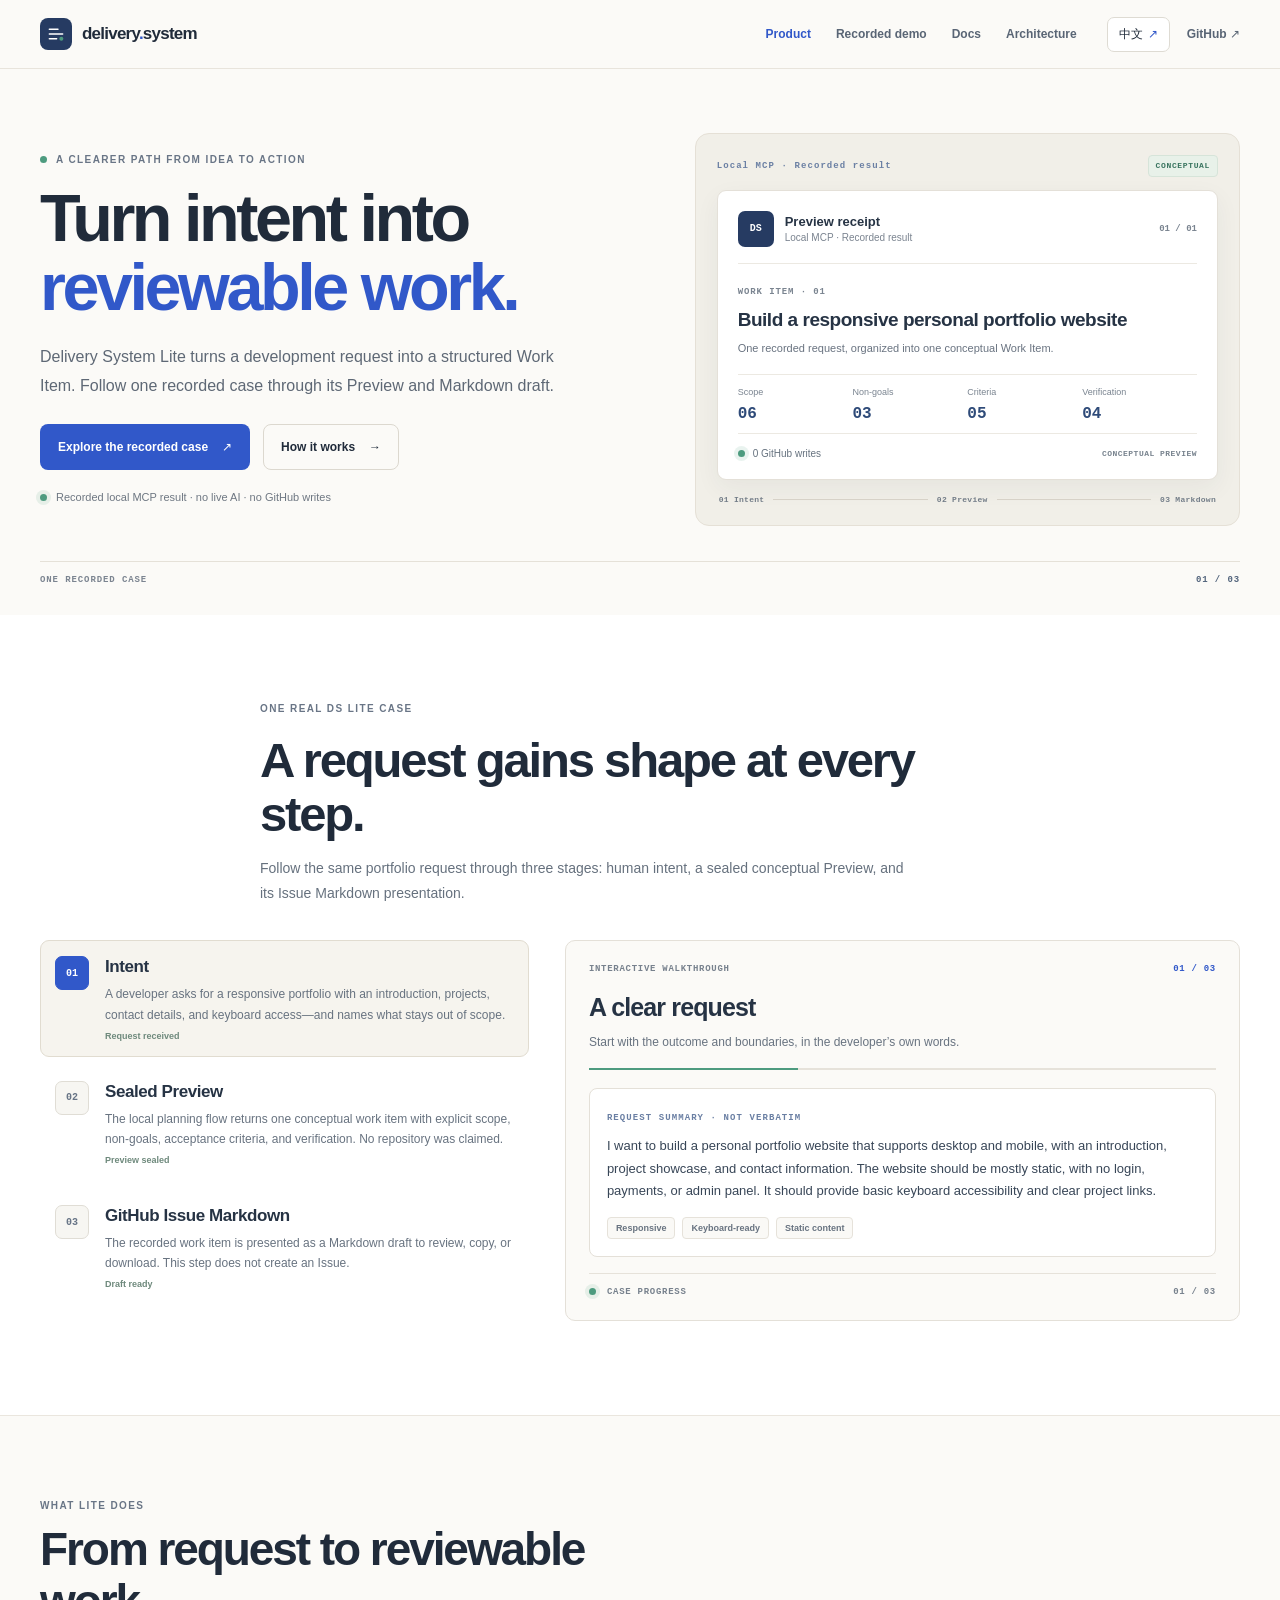
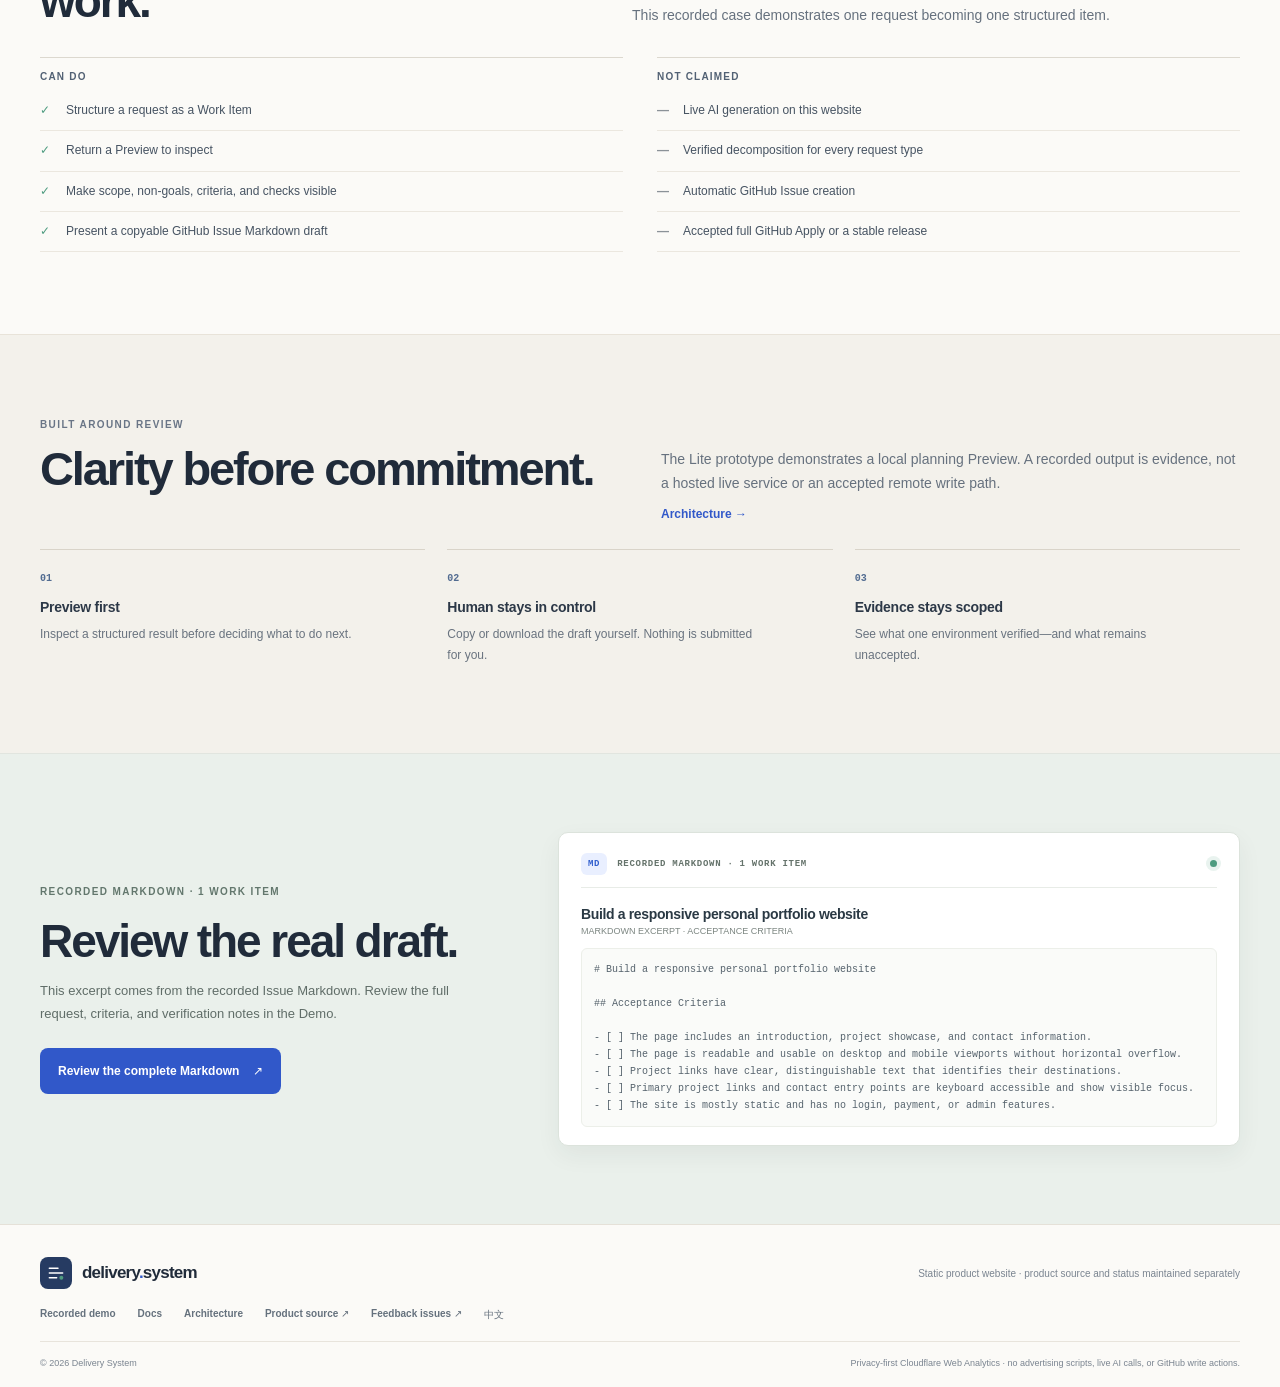
<file: index.html>
<!doctype html><html lang="en"><head><meta charset="utf-8"><meta name="viewport" content="width=device-width, initial-scale=1"><meta name="theme-color" content="#fbfaf7"><title>Delivery System — intent into reviewable work</title><meta name="description" content="Turn a development idea into a structured, reviewable GitHub Issue draft with Delivery System Lite."><link rel="canonical" href="https://ds.zevsol.com/"><link rel="alternate" hreflang="en" href="https://ds.zevsol.com/"><link rel="alternate" hreflang="zh" href="https://ds.zevsol.com/zh/"><link rel="alternate" hreflang="x-default" href="https://ds.zevsol.com/"><meta property="og:type" content="website"><meta property="og:site_name" content="Delivery System"><meta property="og:title" content="Delivery System — intent into reviewable work"><meta property="og:description" content="Turn a development idea into a structured, reviewable GitHub Issue draft with Delivery System Lite."><meta property="og:url" content="https://ds.zevsol.com/"><meta property="og:image" content="https://ds.zevsol.com/assets/og-preview.png"><meta property="og:locale" content="en_US"><meta name="twitter:card" content="summary_large_image"><link rel="icon" type="image/svg+xml" href="./assets/favicon.svg"><link rel="stylesheet" href="./assets/style.css"><link rel="stylesheet" href="./assets/home.css"><script defer src="./assets/site.js"></script></head><body class="lang-en page-home"><a class="skip-link" href="#main">Skip to content</a><header class="site-header"><div class="nav-wrap"><a class="brand" href="./" aria-label="Delivery System"><span class="brand-mark" aria-hidden="true"><svg viewBox="0 0 36 36"><path d="M8 11h13M8 18h20M8 25h11"/><circle cx="26" cy="25" r="3"/></svg></span><span>delivery<span class="brand-dot">.</span>system</span></a><button class="menu-toggle" type="button" aria-label="Open navigation" aria-expanded="false" aria-controls="site-nav"><span></span><span></span><span></span></button><nav id="site-nav" class="site-nav" aria-label="Main navigation"><a href="./" aria-current="page">Product</a><a href="./demo/" >Recorded demo</a><a href="./docs/" >Docs</a><a href="./architecture/" >Architecture</a></nav><div class="header-actions"><a class="language-switch" href="/zh/" lang="zh" aria-label="Switch language to Chinese">中文<span aria-hidden="true">↗</span></a><a class="github-link" href="https://github.com/zevsol/delivery-system" target="_blank" rel="noopener noreferrer">GitHub ↗</a></div></div></header><main id="main"><section class="hero-section"><div class="hero-inner"><div class="hero-copy"><p class="eyebrow"><span class="eyebrow-mark"></span>A CLEARER PATH FROM IDEA TO ACTION</p><h1>Turn intent into<br><em>reviewable work.</em></h1><p class="hero-lead">Delivery System Lite turns a development request into a structured Work Item. Follow one recorded case through its Preview and Markdown draft.</p><div class="hero-actions"><a class="button button-primary" href="./demo/">Explore the recorded case<span aria-hidden="true">↗</span></a><a class="button button-quiet" href="./docs/">How it works<span aria-hidden="true">→</span></a></div><p class="hero-note"><span class="mint-dot"></span>Recorded local MCP result · no live AI · no GitHub writes</p></div><div class="hero-art" role="group" aria-label="Recorded local Preview receipt"><div class="hero-art-top"><span class="panel-overline">Local MCP · Recorded result</span><span class="hero-art-badge">CONCEPTUAL</span></div><article class="hero-receipt"><div class="receipt-heading"><span class="receipt-mark" aria-hidden="true">DS</span><span class="receipt-heading-copy"><strong>Preview receipt</strong><small>Local MCP · Recorded result</small></span><span class="receipt-kind">01 / 01</span></div><div class="receipt-divider"></div><span class="receipt-overline">WORK ITEM · 01</span><h3>Build a responsive personal portfolio website</h3><p>One recorded request, organized into one conceptual Work Item.</p><div class="receipt-fields"><div class="receipt-field"><span>Scope</span><strong>06</strong></div><div class="receipt-field"><span>Non-goals</span><strong>03</strong></div><div class="receipt-field"><span>Criteria</span><strong>05</strong></div><div class="receipt-field"><span>Verification</span><strong>04</strong></div></div><div class="receipt-bottom"><span class="mint-dot"></span><span>0 GitHub writes</span><span>CONCEPTUAL PREVIEW</span></div></article><div class="hero-flow"><span>01 Intent</span><i></i><span>02 Preview</span><i></i><span>03 Markdown</span></div></div></div><div class="hero-bottom"><span>ONE RECORDED CASE</span><span>01 / 03</span></div></section><section class="story-section" id="story"><div class="section-heading"><p class="eyebrow">ONE REAL DS LITE CASE</p><h2>A request gains shape at every step.</h2><p>Follow the same portfolio request through three stages: human intent, a sealed conceptual Preview, and its Issue Markdown presentation.</p></div><div class="story-layout"><div class="story-steps" role="group" aria-label="ONE REAL DS LITE CASE"><button class="story-stop" id="story-step-1" type="button" data-story-step data-story-section="0" data-kicker="INTERACTIVE WALKTHROUGH" data-title="A clear request" data-description="Start with the outcome and boundaries, in the developer’s own words." aria-controls="story-stage-content-1" aria-current="step"><span class="story-index" aria-hidden="true">01</span><span class="story-copy"><span class="story-title">Intent</span><span class="story-description">A developer asks for a responsive portfolio with an introduction, projects, contact details, and keyboard access—and names what stays out of scope.</span><span class="step-status">Request received</span></span><span class="step-activate">View this stage <span aria-hidden="true">↗</span></span></button><button class="story-stop" id="story-step-2" type="button" data-story-step data-story-section="1" data-kicker="INTERACTIVE WALKTHROUGH" data-title="One reviewable outcome" data-description="The recorded Preview organizes the request into one conceptual work item." aria-controls="story-stage-content-2" aria-current="false"><span class="story-index" aria-hidden="true">02</span><span class="story-copy"><span class="story-title">Sealed Preview</span><span class="story-description">The local planning flow returns one conceptual work item with explicit scope, non-goals, acceptance criteria, and verification. No repository was claimed.</span><span class="step-status">Preview sealed</span></span><span class="step-activate">View this stage <span aria-hidden="true">↗</span></span></button><button class="story-stop" id="story-step-3" type="button" data-story-step data-story-section="2" data-kicker="INTERACTIVE WALKTHROUGH" data-title="A draft you control" data-description="Markdown presents the recorded payload; it does not write remotely." aria-controls="story-stage-content-3" aria-current="false"><span class="story-index" aria-hidden="true">03</span><span class="story-copy"><span class="story-title">GitHub Issue Markdown</span><span class="story-description">The recorded work item is presented as a Markdown draft to review, copy, or download. This step does not create an Issue.</span><span class="step-status">Draft ready</span></span><span class="step-activate">View this stage <span aria-hidden="true">↗</span></span></button></div><aside class="product-panel" data-story-panel data-active-step="1" data-interaction-mode="manual" data-auto-eligible="false" aria-live="polite"><div class="panel-top"><span data-panel-kicker>INTERACTIVE WALKTHROUGH</span><span class="panel-count" data-story-counter>01 / 03</span></div><h3 data-panel-title>A clear request</h3><p class="panel-description" data-panel-description>Start with the outcome and boundaries, in the developer’s own words.</p><div class="panel-progress" role="progressbar" aria-label="CASE PROGRESS" aria-valuemin="0" aria-valuemax="3" aria-valuenow="1"><span data-story-progress></span></div><div data-panel-content><div class="story-stage-content" id="story-stage-content-1" data-story-content="0" aria-labelledby="story-step-1"><div class="intent-card"><span class="panel-overline">REQUEST SUMMARY · NOT VERBATIM</span><p>I want to build a personal portfolio website that supports desktop and mobile, with an introduction, project showcase, and contact information. The website should be mostly static, with no login, payments, or admin panel. It should provide basic keyboard accessibility and clear project links.</p><div class="tag-row"><span>Responsive</span><span>Keyboard-ready</span><span>Static content</span></div></div></div><div class="story-stage-content" id="story-stage-content-2" data-story-content="1" aria-labelledby="story-step-2" hidden><article class="work-item-preview"><div class="work-item-heading"><span class="panel-overline">RECORDED WORK ITEM · 01</span><h4>Build a responsive personal portfolio website</h4></div><div class="preview-groups"><details><summary><span>Scope</span><b>6</b></summary><ul><li>Show a personal introduction.</li><li>Show project content with clearly distinguishable links.</li><li>Provide contact information.</li><li>Support desktop and mobile layouts.</li><li>Use mostly static content.</li><li>Support basic keyboard access.</li></ul></details><details><summary><span>Non-goals</span><b>3</b></summary><ul><li>User login or account management.</li><li>Payments or subscriptions.</li><li>An admin panel.</li></ul></details><details><summary><span>Acceptance Criteria</span><b>5</b></summary><ul><li>[ ] The page includes an introduction, project showcase, and contact information.</li><li>[ ] The page is readable and usable on desktop and mobile viewports without horizontal overflow.</li><li>[ ] Project links have clear, distinguishable text that identifies their destinations.</li><li>[ ] Primary project links and contact entry points are keyboard accessible and show visible focus.</li><li>[ ] The site is mostly static and has no login, payment, or admin features.</li></ul></details><details><summary><span>Verification</span><b>4</b></summary><ul><li>Check layout, readability, and horizontal overflow at desktop and narrow mobile widths.</li><li>Use a keyboard to reach primary project links and contact entry points, and confirm focus is visible.</li><li>Check that project link names are clear and distinguishable.</li><li>Confirm that no login, payment, or admin feature was introduced.</li></ul></details></div><div class="receipt-chip"><b>Conceptual</b><span>·</span><span>1 work item</span><span>·</span><span>0 writes</span></div></article></div><div class="story-stage-content" id="story-stage-content-3" data-story-content="2" aria-labelledby="story-step-3" hidden><article class="draft-card"><div class="draft-head"><span class="file-chip">MD</span><span>ISSUE MARKDOWN · RECORDED EXCERPT</span></div><small class="excerpt-label">MARKDOWN EXCERPT · ACCEPTANCE CRITERIA</small><pre># Build a responsive personal portfolio website

## Acceptance Criteria

- [ ] The page includes an introduction, project showcase, and contact information.
- [ ] The page is readable and usable on desktop and mobile viewports without horizontal overflow.
- [ ] Project links have clear, distinguishable text that identifies their destinations.
- [ ] Primary project links and contact entry points are keyboard accessible and show visible focus.
- [ ] The site is mostly static and has no login, payment, or admin features.</pre><a class="text-link" href="./demo/">Open the complete recorded Demo ↗</a></article></div></div><div class="panel-foot"><span><i class="mint-dot"></i> CASE PROGRESS</span><span data-story-counter>01 / 03</span></div></aside></div></section><section class="capability-section"><div class="capability-intro"><p class="eyebrow">WHAT LITE DOES</p><h2>From request to reviewable work.</h2><p>This recorded case demonstrates one request becoming one structured item.</p></div><div class="capability-columns"><section><h3>CAN DO</h3><ul><li><span aria-hidden="true">✓</span>Structure a request as a Work Item</li><li><span aria-hidden="true">✓</span>Return a Preview to inspect</li><li><span aria-hidden="true">✓</span>Make scope, non-goals, criteria, and checks visible</li><li><span aria-hidden="true">✓</span>Present a copyable GitHub Issue Markdown draft</li></ul></section><section><h3>NOT CLAIMED</h3><ul><li><span aria-hidden="true">—</span>Live AI generation on this website</li><li><span aria-hidden="true">—</span>Verified decomposition for every request type</li><li><span aria-hidden="true">—</span>Automatic GitHub Issue creation</li><li><span aria-hidden="true">—</span>Accepted full GitHub Apply or a stable release</li></ul></section></div></section><section class="trust-section"><div class="trust-copy"><p class="eyebrow">BUILT AROUND REVIEW</p><h2>Clarity before commitment.</h2><p>The Lite prototype demonstrates a local planning Preview. A recorded output is evidence, not a hosted live service or an accepted remote write path.</p><a class="text-link" href="./architecture/">Architecture <span aria-hidden="true">→</span></a></div><div class="trust-cards"><article class="trust-card"><span>01</span><h3>Preview first</h3><p>Inspect a structured result before deciding what to do next.</p></article><article class="trust-card"><span>02</span><h3>Human stays in control</h3><p>Copy or download the draft yourself. Nothing is submitted for you.</p></article><article class="trust-card"><span>03</span><h3>Evidence stays scoped</h3><p>See what one environment verified—and what remains unaccepted.</p></article></div></section><section class="closing-band"><div class="handoff-copy"><p class="eyebrow">RECORDED MARKDOWN · 1 WORK ITEM</p><h2>Review the real draft.</h2><p>This excerpt comes from the recorded Issue Markdown. Review the full request, criteria, and verification notes in the Demo.</p><a class="button button-primary" href="./demo/">Review the complete Markdown<span aria-hidden="true">↗</span></a></div><div class="handoff-document"><div class="handoff-bar"><span class="file-chip">MD</span><span>RECORDED MARKDOWN · 1 WORK ITEM</span><span class="handoff-dot"></span></div><strong>Build a responsive personal portfolio website</strong><small>MARKDOWN EXCERPT · ACCEPTANCE CRITERIA</small><pre># Build a responsive personal portfolio website

## Acceptance Criteria

- [ ] The page includes an introduction, project showcase, and contact information.
- [ ] The page is readable and usable on desktop and mobile viewports without horizontal overflow.
- [ ] Project links have clear, distinguishable text that identifies their destinations.
- [ ] Primary project links and contact entry points are keyboard accessible and show visible focus.
- [ ] The site is mostly static and has no login, payment, or admin features.</pre></div></section></main><footer class="site-footer"><div class="footer-top"><a class="brand" href="./"><span class="brand-mark" aria-hidden="true"><svg viewBox="0 0 36 36"><path d="M8 11h13M8 18h20M8 25h11"/><circle cx="26" cy="25" r="3"/></svg></span><span>delivery<span class="brand-dot">.</span>system</span></a><p>Static product website · product source and status maintained separately</p></div><div class="footer-links"><a href="./demo/">Recorded demo</a><a href="./docs/">Docs</a><a href="./architecture/">Architecture</a><a href="https://github.com/zevsol/delivery-system" target="_blank" rel="noopener noreferrer">Product source ↗</a><a href="https://github.com/zevsol/delivery-system/issues" target="_blank" rel="noopener noreferrer">Feedback issues ↗</a><a href="/zh/" lang="zh">中文</a></div><div class="footer-bottom"><span>© 2026 Delivery System</span><span>Privacy-first Cloudflare Web Analytics · no advertising scripts, live AI calls, or GitHub write actions.</span></div></footer></body></html>
</file>
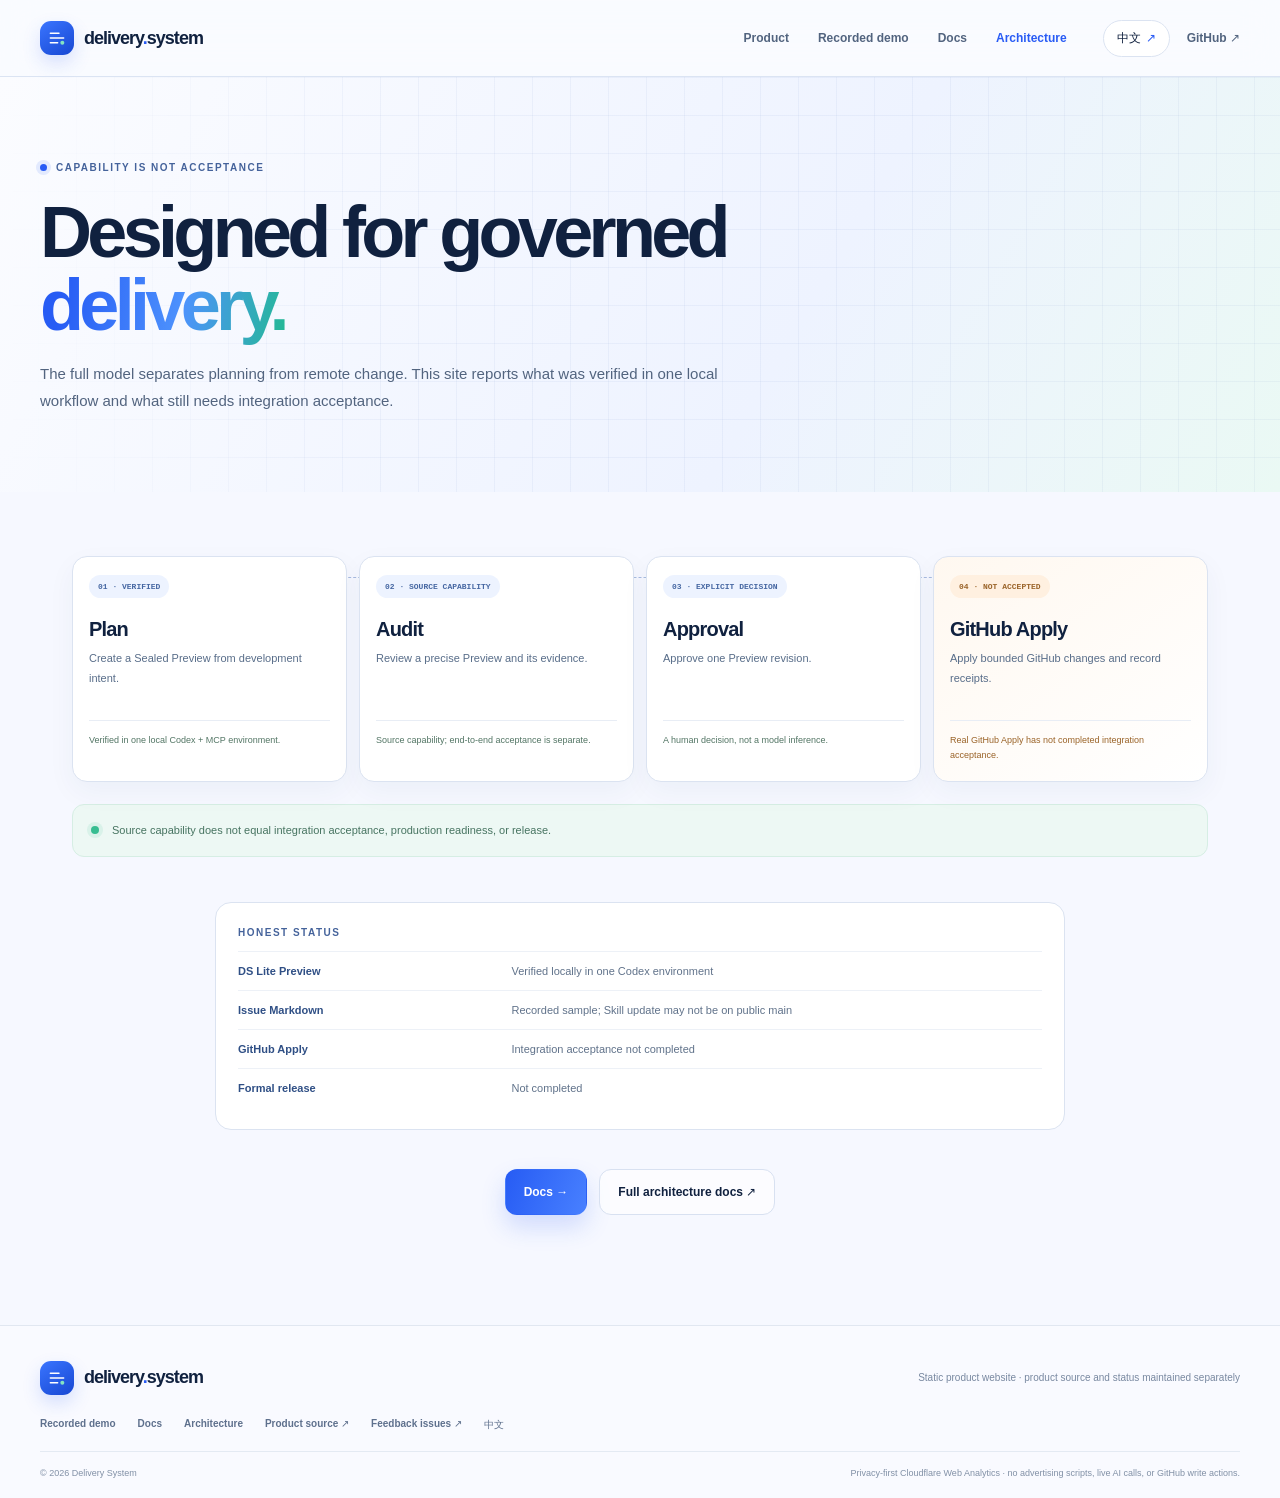
<file: architecture/index.html>
<!doctype html><html lang="en"><head><meta charset="utf-8"><meta name="viewport" content="width=device-width, initial-scale=1"><meta name="theme-color" content="#f6f8ff"><title>Architecture &amp; status — Delivery System</title><meta name="description" content="See the preview-first workflow and the current verification boundary for Delivery System Lite and GitHub Apply."><link rel="canonical" href="https://ds.zevsol.com/architecture/"><link rel="alternate" hreflang="en" href="https://ds.zevsol.com/architecture/"><link rel="alternate" hreflang="zh" href="https://ds.zevsol.com/zh/architecture/"><link rel="alternate" hreflang="x-default" href="https://ds.zevsol.com/architecture/"><meta property="og:type" content="website"><meta property="og:site_name" content="Delivery System"><meta property="og:title" content="Architecture &amp; status — Delivery System"><meta property="og:description" content="See the preview-first workflow and the current verification boundary for Delivery System Lite and GitHub Apply."><meta property="og:url" content="https://ds.zevsol.com/architecture/"><meta property="og:image" content="https://ds.zevsol.com/assets/og-preview.png"><meta property="og:locale" content="en_US"><meta name="twitter:card" content="summary_large_image"><link rel="icon" type="image/svg+xml" href="../assets/favicon.svg"><link rel="stylesheet" href="../assets/style.css"><script defer src="../assets/site.js"></script></head><body class="lang-en page-architecture"><a class="skip-link" href="#main">Skip to content</a><header class="site-header"><div class="nav-wrap"><a class="brand" href="../" aria-label="Delivery System"><span class="brand-mark" aria-hidden="true"><svg viewBox="0 0 36 36"><path d="M8 11h13M8 18h20M8 25h11"/><circle cx="26" cy="25" r="3"/></svg></span><span>delivery<span class="brand-dot">.</span>system</span></a><button class="menu-toggle" type="button" aria-label="Open navigation" aria-expanded="false" aria-controls="site-nav"><span></span><span></span><span></span></button><nav id="site-nav" class="site-nav" aria-label="Main navigation"><a href="../" >Product</a><a href="../demo/" >Recorded demo</a><a href="../docs/" >Docs</a><a href="../architecture/" aria-current="page">Architecture</a></nav><div class="header-actions"><a class="language-switch" href="/zh/architecture/" lang="zh" aria-label="Switch language to Chinese">中文<span aria-hidden="true">↗</span></a><a class="github-link" href="https://github.com/zevsol/delivery-system" target="_blank" rel="noopener noreferrer">GitHub ↗</a></div></div></header><main id="main"><section class="subpage-hero"><div class="subpage-grid"></div><div class="subpage-inner"><p class="eyebrow"><span class="eyebrow-mark"></span>CAPABILITY IS NOT ACCEPTANCE</p><h1>Designed for governed<br><em>delivery.</em></h1><p>The full model separates planning from remote change. This site reports what was verified in one local workflow and what still needs integration acceptance.</p></div></section><section class="architecture-content"><div class="architecture-flow"><article class="arch-step"><span>01 · VERIFIED</span><h2>Plan</h2><p>Create a Sealed Preview from development intent.</p><small>Verified in one local Codex + MCP environment.</small></article><article class="arch-step"><span>02 · SOURCE CAPABILITY</span><h2>Audit</h2><p>Review a precise Preview and its evidence.</p><small>Source capability; end-to-end acceptance is separate.</small></article><article class="arch-step"><span>03 · EXPLICIT DECISION</span><h2>Approval</h2><p>Approve one Preview revision.</p><small>A human decision, not a model inference.</small></article><article class="arch-step"><span>04 · NOT ACCEPTED</span><h2>GitHub Apply</h2><p>Apply bounded GitHub changes and record receipts.</p><small>Real GitHub Apply has not completed integration acceptance.</small></article></div><div class="arch-statement"><span class="mint-dot"></span><p>Source capability does not equal integration acceptance, production readiness, or release.</p></div><section class="status-panel"><p class="eyebrow">Honest status</p><div class="status-row"><strong>DS Lite Preview</strong><span>Verified locally in one Codex environment</span></div><div class="status-row"><strong>Issue Markdown</strong><span>Recorded sample; Skill update may not be on public main</span></div><div class="status-row"><strong>GitHub Apply</strong><span>Integration acceptance not completed</span></div><div class="status-row"><strong>Formal release</strong><span>Not completed</span></div></section><div class="architecture-links"><a class="button button-primary" href="../docs/">Docs →</a><a class="button button-quiet" href="https://github.com/zevsol/delivery-system/blob/main/docs/architecture-and-lifecycle.md" target="_blank" rel="noopener noreferrer">Full architecture docs ↗</a></div></section></main><footer class="site-footer"><div class="footer-top"><a class="brand" href="../"><span class="brand-mark" aria-hidden="true"><svg viewBox="0 0 36 36"><path d="M8 11h13M8 18h20M8 25h11"/><circle cx="26" cy="25" r="3"/></svg></span><span>delivery<span class="brand-dot">.</span>system</span></a><p>Static product website · product source and status maintained separately</p></div><div class="footer-links"><a href="../demo/">Recorded demo</a><a href="../docs/">Docs</a><a href="../architecture/">Architecture</a><a href="https://github.com/zevsol/delivery-system" target="_blank" rel="noopener noreferrer">Product source ↗</a><a href="https://github.com/zevsol/delivery-system/issues" target="_blank" rel="noopener noreferrer">Feedback issues ↗</a><a href="/zh/architecture/" lang="zh">中文</a></div><div class="footer-bottom"><span>© 2026 Delivery System</span><span>Privacy-first Cloudflare Web Analytics · no advertising scripts, live AI calls, or GitHub write actions.</span></div></footer></body></html>
</file>
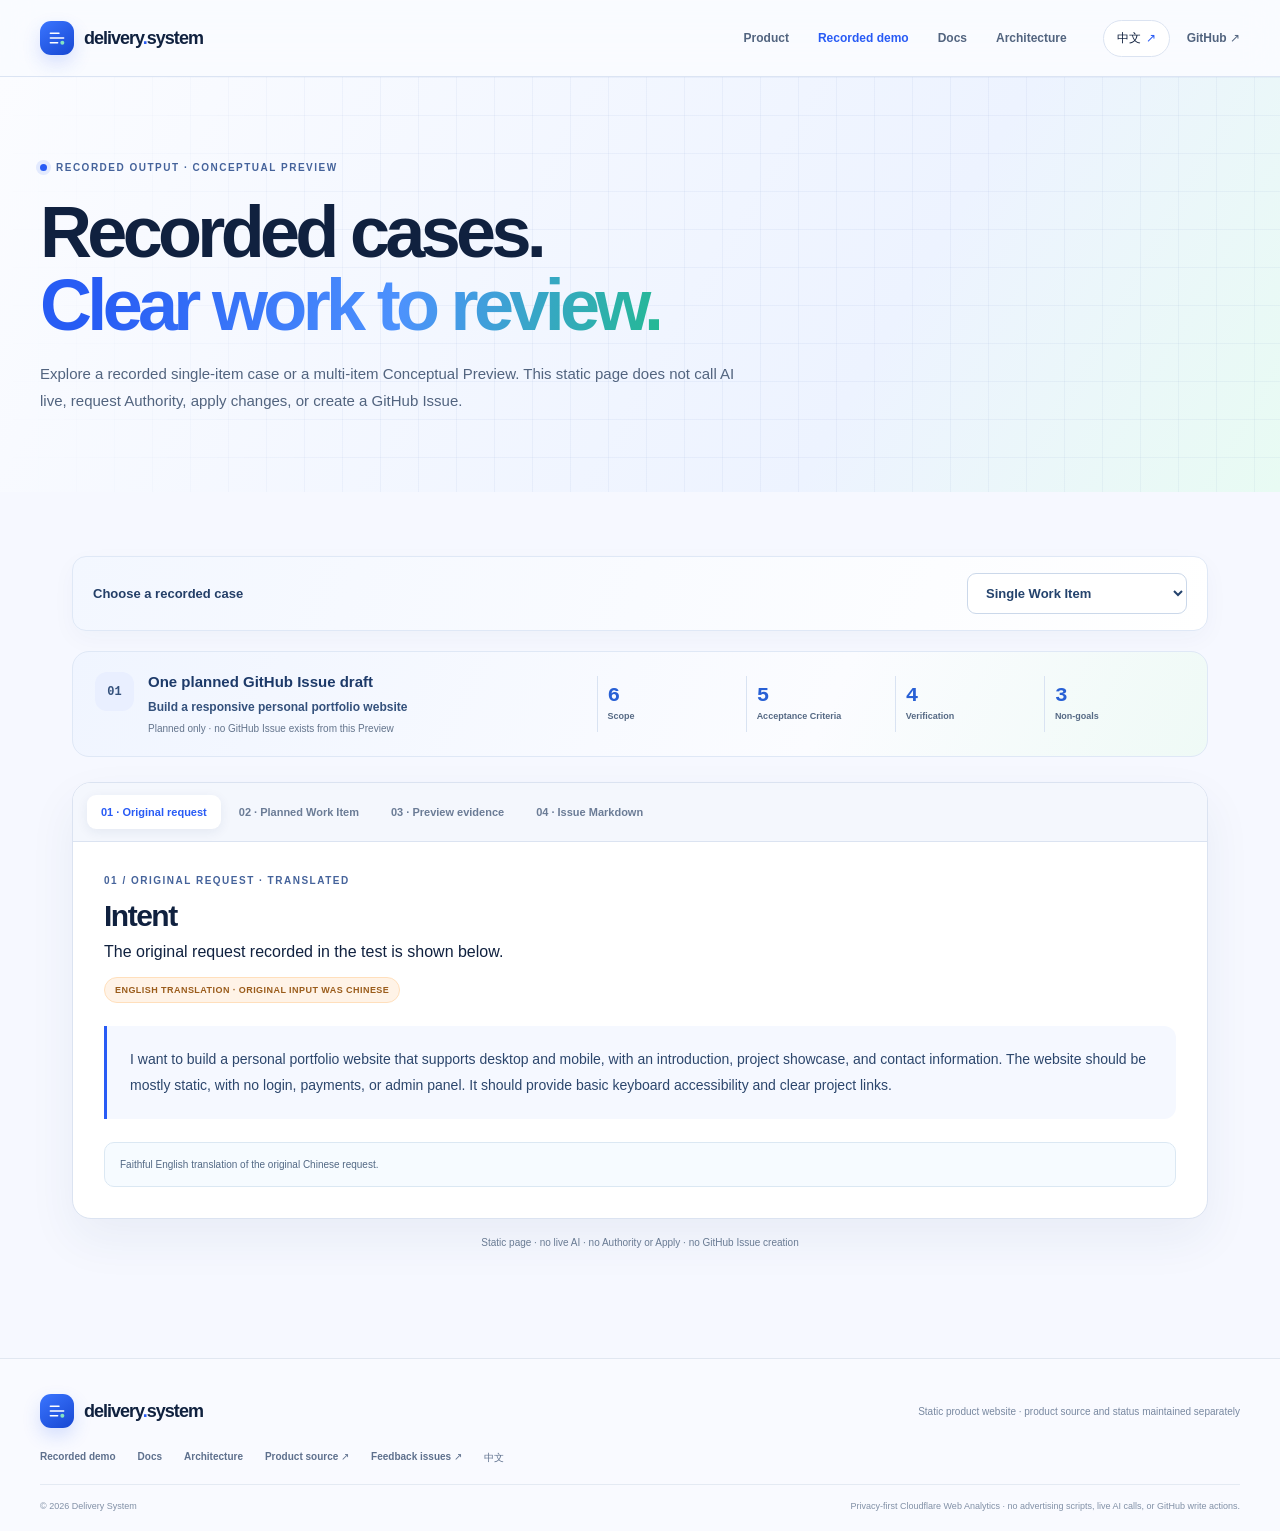
<file: demo/index.html>
<!doctype html><html lang="en"><head><meta charset="utf-8"><meta name="viewport" content="width=device-width, initial-scale=1"><meta name="theme-color" content="#f6f8ff"><title>Recorded Demo — Delivery System</title><meta name="description" content="Explore an actual local MCP test result with its Preview receipt and Markdown draft. Static sample only; no live AI or GitHub writes."><link rel="canonical" href="https://ds.zevsol.com/demo/"><link rel="alternate" hreflang="en" href="https://ds.zevsol.com/demo/"><link rel="alternate" hreflang="zh" href="https://ds.zevsol.com/zh/demo/"><link rel="alternate" hreflang="x-default" href="https://ds.zevsol.com/demo/"><meta property="og:type" content="website"><meta property="og:site_name" content="Delivery System"><meta property="og:title" content="Recorded Demo — Delivery System"><meta property="og:description" content="Explore an actual local MCP test result with its Preview receipt and Markdown draft. Static sample only; no live AI or GitHub writes."><meta property="og:url" content="https://ds.zevsol.com/demo/"><meta property="og:image" content="https://ds.zevsol.com/assets/og-preview.png"><meta property="og:locale" content="en_US"><meta name="twitter:card" content="summary_large_image"><link rel="icon" type="image/svg+xml" href="../assets/favicon.svg"><link rel="stylesheet" href="../assets/style.css"><script defer src="../assets/site.js"></script></head><body class="lang-en page-demo"><a class="skip-link" href="#main">Skip to content</a><header class="site-header"><div class="nav-wrap"><a class="brand" href="../" aria-label="Delivery System"><span class="brand-mark" aria-hidden="true"><svg viewBox="0 0 36 36"><path d="M8 11h13M8 18h20M8 25h11"/><circle cx="26" cy="25" r="3"/></svg></span><span>delivery<span class="brand-dot">.</span>system</span></a><button class="menu-toggle" type="button" aria-label="Open navigation" aria-expanded="false" aria-controls="site-nav"><span></span><span></span><span></span></button><nav id="site-nav" class="site-nav" aria-label="Main navigation"><a href="../" >Product</a><a href="../demo/" aria-current="page">Recorded demo</a><a href="../docs/" >Docs</a><a href="../architecture/" >Architecture</a></nav><div class="header-actions"><a class="language-switch" href="/zh/demo/" lang="zh" aria-label="Switch language to Chinese">中文<span aria-hidden="true">↗</span></a><a class="github-link" href="https://github.com/zevsol/delivery-system" target="_blank" rel="noopener noreferrer">GitHub ↗</a></div></div></header><main id="main"><section class="subpage-hero demo-hero"><div class="subpage-grid"></div><div class="subpage-inner"><p class="eyebrow"><span class="eyebrow-mark"></span>RECORDED OUTPUT · CONCEPTUAL PREVIEW</p><h1>Recorded cases.<br><em>Clear work to review.</em></h1><p>Explore a recorded single-item case or a multi-item Conceptual Preview. This static page does not call AI live, request Authority, apply changes, or create a GitHub Issue.</p></div></section><section class="demo-content"><div class="demo-case-select"><label for="demo-case-select">Choose a recorded case</label><select id="demo-case-select" data-demo-case-select aria-controls="demo-cases"><option value="single">Single Work Item</option><option value="multi">Multi Work Item</option></select></div><div id="demo-cases" data-active-case="single"><section class="demo-case-panel" id="demo-case-single" data-case-panel="single"><div class="outcome-summary"><div class="outcome-lead"><span class="file-chip">01</span><div><strong>One planned GitHub Issue draft</strong><span>Build a responsive personal portfolio website</span><small>Planned only · no GitHub Issue exists from this Preview</small></div></div><div class="outcome-counts"><div><strong>6</strong><span>Scope</span></div><div><strong>5</strong><span>Acceptance Criteria</span></div><div><strong>4</strong><span>Verification</span></div><div><strong>3</strong><span>Non-goals</span></div></div></div><div class="demo-workspace"><div class="demo-tabs" role="tablist" aria-label="Recorded result layers"><button id="demo-tab-1" class="demo-tab" type="button" role="tab" aria-controls="demo-panel-1" aria-selected="true" tabindex="0" data-demo-tab>01 · Original request</button><button id="demo-tab-2" class="demo-tab" type="button" role="tab" aria-controls="demo-panel-2" aria-selected="false" tabindex="-1" data-demo-tab>02 · Planned Work Item</button><button id="demo-tab-3" class="demo-tab" type="button" role="tab" aria-controls="demo-panel-3" aria-selected="false" tabindex="-1" data-demo-tab>03 · Preview evidence</button><button id="demo-tab-4" class="demo-tab" type="button" role="tab" aria-controls="demo-panel-4" aria-selected="false" tabindex="-1" data-demo-tab>04 · Issue Markdown</button></div><div class="demo-stage"><section id="demo-panel-1" class="demo-stage-panel" role="tabpanel" aria-labelledby="demo-tab-1" data-demo-panel><div class="stage-heading"><p class="eyebrow">01 / Original request · translated</p><h2>Intent</h2><p>The original request recorded in the test is shown below.</p><span class="translation-badge">ENGLISH TRANSLATION · ORIGINAL INPUT WAS CHINESE</span></div><blockquote>I want to build a personal portfolio website that supports desktop and mobile, with an introduction, project showcase, and contact information. The website should be mostly static, with no login, payments, or admin panel. It should provide basic keyboard accessibility and clear project links.</blockquote><div class="boundary-note">Faithful English translation of the original Chinese request.</div></section><section id="demo-panel-2" class="demo-stage-panel" role="tabpanel" aria-labelledby="demo-tab-2" data-demo-panel hidden><div class="stage-heading"><p class="eyebrow">02 / Planned Work Item</p><h2>Planned Work Item · not a created Issue</h2><p>A Work Item is a structured planned delivery result. The planned create_issue operation records intent; it does not mean GitHub executed it. One Work Item usually maps to one planned Issue, and is not a remote Issue itself.</p></div><article class="planned-item"><span class="translation-badge">ONE RECORDED WORK ITEM</span><h3>Build a responsive personal portfolio website</h3><h4>Outcome</h4><p>An independent developer needs a portfolio that is easy to browse on desktop and mobile, introduces them, showcases projects, and provides a way to get in touch. Deliver a mostly static personal portfolio with an introduction, project showcase, and contact information, with clear project links and basic keyboard accessibility.</p><div class="item-fields"><details class="item-field"><summary>Scope<span>6</span></summary><ul><li>Show a personal introduction.</li><li>Show project content with clearly distinguishable links.</li><li>Provide contact information.</li><li>Support desktop and mobile layouts.</li><li>Use mostly static content.</li><li>Support basic keyboard access.</li></ul></details><details class="item-field"><summary>Non-goals<span>3</span></summary><ul><li>User login or account management.</li><li>Payments or subscriptions.</li><li>An admin panel.</li></ul></details><details class="item-field"><summary>Acceptance Criteria<span>5</span></summary><ul><li>[ ] The page includes an introduction, project showcase, and contact information.</li><li>[ ] The page is readable and usable on desktop and mobile viewports without horizontal overflow.</li><li>[ ] Project links have clear, distinguishable text that identifies their destinations.</li><li>[ ] Primary project links and contact entry points are keyboard accessible and show visible focus.</li><li>[ ] The site is mostly static and has no login, payment, or admin features.</li></ul></details><details class="item-field"><summary>Verification<span>4</span></summary><ul><li>Check layout, readability, and horizontal overflow at desktop and narrow mobile widths.</li><li>Use a keyboard to reach primary project links and contact entry points, and confirm focus is visible.</li><li>Check that project link names are clear and distinguishable.</li><li>Confirm that no login, payment, or admin feature was introduced.</li></ul></details></div><section class="relation-note"><h4>Planned relationships</h4><p>This case has no planned parent-child relationship or dependency.</p><p>An Independent Work Item has no planned relation. Other relation types below explain supported operation semantics; they are not present in this case.</p><ul><li>Independent Work Item · no planned relationship</li><li>Parent / Sub-Issue · add_sub_issue · child → parent</li><li>Dependency · add_dependency · dependent → prerequisite</li></ul></section></article></section><section id="demo-panel-3" class="demo-stage-panel" role="tabpanel" aria-labelledby="demo-tab-3" data-demo-panel hidden><div class="stage-heading"><p class="eyebrow">03 / Preview evidence</p><h2>Current receipt status</h2><p>This fixed track explains the contract levels. Only Conceptual is the level recorded for this case; selecting an explanation never changes the receipt.</p></div><div class="level-track" aria-label="Preview level contract"><details class="level-node is-current" open><summary><span class="level-dot" aria-hidden="true"></span><span><strong>Conceptual</strong><small>CURRENT RECORDED LEVEL</small></span><b class="current-pill">CURRENT</b></summary><p>No target repository or remote snapshot was provided; this is a conceptual plan.</p></details><details class="level-node" ><summary><span class="level-dot" aria-hidden="true"></span><span><strong>RepositoryAware</strong><small>CONTRACT EXPLANATION</small></span><span class="level-chevron" aria-hidden="true">＋</span></summary><p>A target repository and relevant remote evidence are available, but the result has not met all write-eligibility conditions.</p></details><details class="level-node" ><summary><span class="level-dot" aria-hidden="true"></span><span><strong>WriteEligible</strong><small>CONTRACT EXPLANATION</small></span><span class="level-chevron" aria-hidden="true">＋</span></summary><p>Remote queries are complete, the planned operations meet write conditions, and no relevant blockers remain. Separate Audit, Human Approval, and Authority conditions are still required.</p></details></div><dl class="evidence-status"><div><dt>Preview level</dt><dd>Conceptual</dd></div><div><dt>Repository claim</dt><dd>Not provided</dd></div><div><dt>Remote snapshot</dt><dd>None</dd></div><div><dt>Planned relationships</dt><dd>None</dd></div><div><dt>GitHub writes</dt><dd>None occurred</dd></div><div><dt>Revision</dt><dd>1</dd></div></dl><details class="technical-details"><summary>Technical details<span>IDENTIFIERS & PROVENANCE</span></summary><p>Historical MCP execution report · exact receipt values</p><dl class="technical-grid"><div><dt>Preview ID</dt><dd><code>preview-5e03cf0f4e7c4e978d1ff62b1405ebf8</code><button type="button" class="copy-id" aria-label="Copy Preview ID" data-copy-text="preview-5e03cf0f4e7c4e978d1ff62b1405ebf8" data-copied-label="Copied">Copy</button></dd></div><div><dt>Request ID</dt><dd><code>request-ea987c77b7924a2794d85d198f95dcd5</code><button type="button" class="copy-id" aria-label="Copy Request ID" data-copy-text="request-ea987c77b7924a2794d85d198f95dcd5" data-copied-label="Copied">Copy</button></dd></div><div><dt>Revision</dt><dd><code>1</code></dd></div><div><dt>Preview Level</dt><dd><code>Conceptual</code></dd></div><div><dt>Repository Identity</dt><dd><code>null</code></dd><small style="grid-column:2;color:#687b95;font-size:9px;line-height:1.5">null means this Preview was not bound to a target repository.</small></div><div><dt>Remote Snapshot</dt><dd><code>null</code></dd><small style="grid-column:2;color:#687b95;font-size:9px;line-height:1.5">null means no remote snapshot was attached to this Preview.</small></div><div><dt>Write Eligibility</dt><dd><code>false</code></dd><small style="grid-column:2;color:#687b95;font-size:9px;line-height:1.5">false means this Preview was not eligible for GitHub writes; it does not rule out Audit.</small></div><div><dt>Provenance Status</dt><dd><code>declared_unverified</code></dd><small style="grid-column:2;color:#687b95;font-size:9px;line-height:1.5">The source was declared but was not externally verified.</small></div></dl><p class="copy-status" data-tech-copy-status aria-live="polite"></p></details></section><section id="demo-panel-4" class="demo-stage-panel markdown-stage" role="tabpanel" aria-labelledby="demo-tab-4" data-demo-panel hidden><div class="stage-heading"><p class="eyebrow">04 / Issue Markdown</p><h2>Build a responsive personal portfolio website</h2><span class="translation-badge">TRANSLATION · NOT A SECOND RUNTIME RECEIPT</span><p>The Chinese Markdown file is the original sample. This English view is a presentation-layer translation, not a second Runtime receipt.</p></div><div class="markdown-toolbar"><span class="file-chip">MD</span><span>delivery-system-issue-draft.md</span><span class="toolbar-spacer"></span><button class="button button-small" type="button" data-copy-url="../assets/sample-issue.en.md" data-copied-label="Copied to clipboard" data-copy-error-label="Copy unavailable. Use Download instead.">Copy Markdown</button><a class="button button-small button-outline" href="../assets/sample-issue.en.md" download="delivery-system-issue-draft.en.md">Download Markdown</a></div><pre class="markdown-source" data-load-markdown="../assets/sample-issue.en.md" data-load-error="Copy unavailable. Use Download instead." aria-live="polite">Loading recorded Markdown…</pre><p class="copy-status" data-copy-status>Ready to copy</p></section></div></div><p class="demo-disclaimer">Static page · no live AI · no Authority or Apply · no GitHub Issue creation</p></section><section class="demo-case-panel" id="demo-case-multi" data-case-panel="multi" hidden><div class="outcome-summary multi-outcome-summary"><div class="outcome-lead"><span class="file-chip">05</span><div><strong>One request. Five planned Work Items.</strong><span>A recorded Conceptual Preview with one integration outcome and four independently scoped children.</span><small>Preview boundary</small></div></div><div class="outcome-counts"><div><strong>5</strong><span>Planned Work Items</span></div><div><strong>1</strong><span>Parent</span></div><div><strong>4</strong><span>Children</span></div><div><strong>9</strong><span>Planned relationships</span></div><div><strong>4</strong><span>Parent links</span></div><div><strong>5</strong><span>Dependencies</span></div><div><strong>0</strong><span>GitHub Issues created</span></div></div></div><section class="multi-section request-section"><div class="multi-section-heading"><p class="eyebrow">Original Chinese request</p><h2>Original Chinese request</h2></div><span class="translation-badge">ORIGINAL CHINESE INPUT · RUNTIME REQUEST</span><blockquote class="source-request" lang="zh">为一个现有的团队项目管理 Web 应用增加项目内任务管理功能。

团队成员需要能够在项目中创建任务、编辑任务标题和描述、指定负责人、设置截止日期、更新任务状态（待办、进行中、已完成），并按状态筛选任务。

完整交付需要包含数据持久化、服务端 API、前端交互界面和自动化验证。

需要考虑现有项目的身份认证和权限机制，但不得擅自设计一套新的用户账户系统。

技术栈、数据库和现有 API 结构尚未提供，不得虚构这些技术事实。将必要的未知条件明确标记为待确认事项。</blockquote><span class="translation-badge">ENGLISH TRANSLATION · NOT A SECOND RUNTIME OUTPUT</span><blockquote class="translated-request" lang="en">Add project-level task management to an existing team project management web application.

Team members need to create tasks within a project; edit task titles and descriptions; assign an owner; set a due date; update task status (To do, In progress, Done); and filter tasks by status.

The complete delivery must include data persistence, a server API, a frontend interface, and automated verification.

Account for the existing project’s authentication and authorization mechanisms, but do not design a new user account system.

The technology stack, database, and existing API structure have not been provided. Do not invent these technical facts. Mark necessary unknowns explicitly as items to confirm.</blockquote></section><section class="multi-section"><div class="multi-section-heading"><p class="eyebrow">01 / Parent–Child plan</p><h2>Parent–Child plan</h2><p>These are planned Work Items and conceptual parent links, not existing Issues or GitHub Sub-Issues. Relationship rationales are English presentation translations of the original Chinese, not a separate Runtime output.</p></div><div class="work-item-tree"><div class="tree-parent"><span class="work-item-role">Parent</span><strong>Deliver project-level task management</strong><small>parent</small></div><ul><li><span class="tree-child">Implement the task domain model and persistence</span><small>Planned child of parent · data → parent</small></li><li><span class="tree-child">Implement the project task management server API</span><small>Planned child of parent · api → parent</small></li><li><span class="tree-child">Implement the project task management frontend</span><small>Planned child of parent · frontend → parent</small></li><li><span class="tree-child">Verify task management integration and write developer documentation</span><small>Planned child of parent · integration → parent</small></li></ul></div></section><section class="multi-section"><div class="multi-section-heading"><p class="eyebrow">02 / Dependency plan</p><h2>Dependency plan</h2><p>Arrows point from the dependent item to its prerequisite.</p></div><ul class="dependency-list"><li><div class="dependency-edge"><strong>Implement the project task management server API</strong><span aria-hidden="true">→</span><strong>Implement the task domain model and persistence</strong></div><p>api → data · depends on · API read/write acceptance depends on available task data persistence.</p></li><li><div class="dependency-edge"><strong>Implement the project task management frontend</strong><span aria-hidden="true">→</span><strong>Implement the project task management server API</strong></div><p>frontend → api · depends on · The complete frontend task-management flow depends on an available, confirmed task API contract.</p></li><li><div class="dependency-edge"><strong>Verify task management integration and write developer documentation</strong><span aria-hidden="true">→</span><strong>Implement the task domain model and persistence</strong></div><p>integration → data · depends on · End-to-end integration verification depends on the task persistence implementation.</p></li><li><div class="dependency-edge"><strong>Verify task management integration and write developer documentation</strong><span aria-hidden="true">→</span><strong>Implement the project task management server API</strong></div><p>integration → api · depends on · End-to-end integration verification depends on the server-side task API.</p></li><li><div class="dependency-edge"><strong>Verify task management integration and write developer documentation</strong><span aria-hidden="true">→</span><strong>Implement the project task management frontend</strong></div><p>integration → frontend · depends on · End-to-end user-flow verification depends on the frontend task interactions.</p></li></ul></section><section class="multi-section"><div class="multi-section-heading"><p class="eyebrow">03 / Planned Work Items</p><h2>Planned Work Items</h2><p>Expand item details</p></div><div class="multi-item-list"><details class="multi-item-card" data-work-item="parent" open><summary><span class="work-item-role">Parent</span><span class="work-item-title">Deliver project-level task management</span><span class="work-item-ref">parent</span></summary><div class="multi-item-content"><p class="planned-parent-line">Parent · 4 children</p><section class="multi-detail-field"><h4>Context / problem <span class="provenance-tag">User asserted</span></h4><p>The request is to add project-level task management to an existing team project management web application. The technology stack, database, and API structure are unknown; the existing authentication and authorization mechanisms must be used.</p></section><section class="multi-detail-field"><h4>Outcome <span class="provenance-tag">Model proposed · unverified</span></h4><p>Team members can manage tasks within a project; the complete feature is integration-verified and documented for developers, using the existing authentication and authorization mechanisms.</p></section><section class="multi-detail-field"><h4>Scope <span class="provenance-tag">Model proposed · unverified</span></h4><p>Coordinate data persistence, server API, frontend interaction, integration verification, and developer documentation. Confirm and adapt to the existing technology stack, database, API, and authentication/authorization mechanisms before implementation.</p></section><section class="multi-detail-field"><h4>Non-goals <span class="provenance-tag">Model proposed · unverified</span></h4><p>Do not create a new account system; do not assume or specify an unprovided technology stack, database, or API structure; do not include task management outside projects.</p></section><section class="multi-detail-field"><h4>Acceptance criteria <span class="provenance-tag">Model proposed · unverified</span></h4><ul><li>Project members can create tasks and edit their titles, descriptions, owners, due dates, and statuses.</li><li>Task statuses include To do, In progress, and Done, and tasks can be filtered by status.</li><li>Task data is persisted and provided through a server API.</li><li>The frontend uses the server API and follows the existing authentication and authorization mechanisms.</li><li>Automated verification covers key task-management behavior and integration paths; developer documentation explains usage and verification.</li></ul></section><section class="multi-detail-field"><h4>Verification <span class="provenance-tag">Model proposed · unverified</span></h4><p>Use integration automation to check core task flows, status filtering, persistence, and permission boundaries; review developer documentation for usage and verification guidance.</p></section><section class="multi-detail-field"><h4>Required capabilities <span class="provenance-tag">Model assumption · confirm</span></h4><ul><li>Confirm the existing project architecture, persistence, and authentication/authorization capabilities</li></ul></section><section class="multi-detail-field"><h4>Write metadata <span class="provenance-tag">Model assumption · confirm</span></h4><pre>{
  &quot;assignees&quot;: [],
  &quot;labels&quot;: []
}</pre></section><section class="multi-detail-field"><h4>Field provenance</h4><p>role: Model proposed · unverified · title: Model proposed · unverified · context_problem: User asserted · outcome: Model proposed · unverified · scope: Model proposed · unverified · non_goals: Model proposed · unverified · acceptance_criteria: Model proposed · unverified · verification: Model proposed · unverified · required_capabilities: Model assumption · confirm · write_metadata: Model assumption · confirm</p></section></div></details><details class="multi-item-card" data-work-item="data"><summary><span class="work-item-role">Children</span><span class="work-item-title">Implement the task domain model and persistence</span><span class="work-item-ref">data</span></summary><div class="multi-item-content"><p class="planned-parent-line">Planned child of: data → parent · Task persistence is part of delivering complete project-level task management; the parent item owns overall acceptance.</p><section class="multi-detail-field"><h4>Context / problem <span class="provenance-tag">User asserted</span></h4><p>The request is to add project-level task management to an existing team project management web application. The technology stack, database, and API structure are unknown; the existing authentication and authorization mechanisms must be used.</p></section><section class="multi-detail-field"><h4>Outcome <span class="provenance-tag">Model proposed · unverified</span></h4><p>Task data can be persisted in the existing application data layer, with project association, title, description, owner, due date, and the three statuses.</p></section><section class="multi-detail-field"><h4>Scope <span class="provenance-tag">Model proposed · unverified</span></h4><p>After confirming existing data-layer conventions, define the task data structure and persistence capabilities needed to create, read, and update tasks.</p></section><section class="multi-detail-field"><h4>Non-goals <span class="provenance-tag">Model proposed · unverified</span></h4><p>Do not choose an unconfirmed database or migration technology; do not implement a new user account or authentication system; do not own the HTTP API or frontend.</p></section><section class="multi-detail-field"><h4>Acceptance criteria <span class="provenance-tag">Model proposed · unverified</span></h4><ul><li>A task record can be associated with a project and stores its title, description, owner, due date, and To do/In progress/Done status.</li><li>The persistence layer supports creating, reading, and updating tasks, and data remains available after an application restart.</li><li>Data constraints and owner references follow the confirmed existing data model and permission mechanisms.</li></ul></section><section class="multi-detail-field"><h4>Verification <span class="provenance-tag">Model proposed · unverified</span></h4><p>Run automated checks for the data structure and persistence operations, confirming field mapping, project association, status constraints, and persistence.</p></section><section class="multi-detail-field"><h4>Required capabilities <span class="provenance-tag">Model assumption · confirm</span></h4><ul><li>Confirm the existing project architecture, persistence, and authentication/authorization capabilities</li></ul></section><section class="multi-detail-field"><h4>Write metadata <span class="provenance-tag">Model assumption · confirm</span></h4><pre>{
  &quot;assignees&quot;: [],
  &quot;labels&quot;: []
}</pre></section><section class="multi-detail-field"><h4>Field provenance</h4><p>role: Model proposed · unverified · title: Model proposed · unverified · context_problem: User asserted · outcome: Model proposed · unverified · scope: Model proposed · unverified · non_goals: Model proposed · unverified · acceptance_criteria: Model proposed · unverified · verification: Model proposed · unverified · required_capabilities: Model assumption · confirm · write_metadata: Model assumption · confirm</p></section></div></details><details class="multi-item-card" data-work-item="api"><summary><span class="work-item-role">Children</span><span class="work-item-title">Implement the project task management server API</span><span class="work-item-ref">api</span></summary><div class="multi-item-content"><p class="planned-parent-line">Planned child of: api → parent · The server-side task API is part of delivering the complete project-level task-management feature; the parent item owns overall acceptance.</p><section class="multi-detail-field"><h4>Context / problem <span class="provenance-tag">User asserted</span></h4><p>The request is to add project-level task management to an existing team project management web application. The technology stack, database, and API structure are unknown; the existing authentication and authorization mechanisms must be used.</p></section><section class="multi-detail-field"><h4>Outcome <span class="provenance-tag">Model proposed · unverified</span></h4><p>Clients can manage project tasks through server endpoints that follow the existing API conventions and are protected by the existing authentication and authorization mechanisms.</p></section><section class="multi-detail-field"><h4>Scope <span class="provenance-tag">Model proposed · unverified</span></h4><p>Following the confirmed API and authentication/authorization patterns, implement endpoints for task creation, reading/updating, and status filtering, using the task persistence capability.</p></section><section class="multi-detail-field"><h4>Non-goals <span class="provenance-tag">Model proposed · unverified</span></h4><p>Do not design a new account system; do not invent an API style, routes, or authentication approach; do not implement the frontend.</p></section><section class="multi-detail-field"><h4>Acceptance criteria <span class="provenance-tag">Model proposed · unverified</span></h4><ul><li>The API supports creating and reading tasks within a project.</li><li>The API supports updating task titles, descriptions, owners, due dates, and statuses.</li><li>The API supports filtering by To do, In progress, and Done status.</li><li>The API reuses existing authentication and project permission checks and rejects unauthorized requests according to existing conventions.</li><li>Requests and responses follow the confirmed API structure and use task persistence correctly.</li></ul></section><section class="multi-detail-field"><h4>Verification <span class="provenance-tag">Model proposed · unverified</span></h4><p>Use server-side automated checks for valid and invalid input, create/update/filter operations, and authorized and unauthorized access.</p></section><section class="multi-detail-field"><h4>Required capabilities <span class="provenance-tag">Model assumption · confirm</span></h4><ul><li>Confirm the existing project architecture, persistence, and authentication/authorization capabilities</li></ul></section><section class="multi-detail-field"><h4>Write metadata <span class="provenance-tag">Model assumption · confirm</span></h4><pre>{
  &quot;assignees&quot;: [],
  &quot;labels&quot;: []
}</pre></section><section class="multi-detail-field"><h4>Field provenance</h4><p>role: Model proposed · unverified · title: Model proposed · unverified · context_problem: User asserted · outcome: Model proposed · unverified · scope: Model proposed · unverified · non_goals: Model proposed · unverified · acceptance_criteria: Model proposed · unverified · verification: Model proposed · unverified · required_capabilities: Model assumption · confirm · write_metadata: Model assumption · confirm</p></section></div></details><details class="multi-item-card" data-work-item="frontend"><summary><span class="work-item-role">Children</span><span class="work-item-title">Implement the project task management frontend</span><span class="work-item-ref">frontend</span></summary><div class="multi-item-content"><p class="planned-parent-line">Planned child of: frontend → parent · The frontend task interactions are part of delivering complete project-level task management; the parent item owns overall acceptance.</p><section class="multi-detail-field"><h4>Context / problem <span class="provenance-tag">User asserted</span></h4><p>The request is to add project-level task management to an existing team project management web application. The technology stack, database, and API structure are unknown; the existing authentication and authorization mechanisms must be used.</p></section><section class="multi-detail-field"><h4>Outcome <span class="provenance-tag">Model proposed · unverified</span></h4><p>Team members can create, view, and edit tasks and filter them by status in the project interface.</p></section><section class="multi-detail-field"><h4>Scope <span class="provenance-tag">Model proposed · unverified</span></h4><p>Within existing frontend patterns, implement the task list, create/edit interactions, owner and due-date inputs, status updates, and filtering; connect to the task API.</p></section><section class="multi-detail-field"><h4>Non-goals <span class="provenance-tag">Model proposed · unverified</span></h4><p>Do not introduce an unconfirmed frontend technology or design system; do not bypass server-side permissions; do not implement the server API.</p></section><section class="multi-detail-field"><h4>Acceptance criteria <span class="provenance-tag">Model proposed · unverified</span></h4><ul><li>The project interface displays tasks and provides an entry point for creating a task.</li><li>Users can edit task titles, descriptions, owners, due dates, and statuses.</li><li>Status choices include To do, In progress, and Done, and the list can be filtered by status.</li><li>The interface reads and submits data through the confirmed API contract and presents success or failure results.</li></ul></section><section class="multi-detail-field"><h4>Verification <span class="provenance-tag">Model proposed · unverified</span></h4><p>Use frontend automation to cover task creation/editing, status updates, status filtering, and API success/failure feedback.</p></section><section class="multi-detail-field"><h4>Required capabilities <span class="provenance-tag">Model assumption · confirm</span></h4><ul><li>Confirm the existing project architecture, persistence, and authentication/authorization capabilities</li></ul></section><section class="multi-detail-field"><h4>Write metadata <span class="provenance-tag">Model assumption · confirm</span></h4><pre>{
  &quot;assignees&quot;: [],
  &quot;labels&quot;: []
}</pre></section><section class="multi-detail-field"><h4>Field provenance</h4><p>role: Model proposed · unverified · title: Model proposed · unverified · context_problem: User asserted · outcome: Model proposed · unverified · scope: Model proposed · unverified · non_goals: Model proposed · unverified · acceptance_criteria: Model proposed · unverified · verification: Model proposed · unverified · required_capabilities: Model assumption · confirm · write_metadata: Model assumption · confirm</p></section></div></details><details class="multi-item-card" data-work-item="integration"><summary><span class="work-item-role">Children</span><span class="work-item-title">Verify task management integration and write developer documentation</span><span class="work-item-ref">integration</span></summary><div class="multi-item-content"><p class="planned-parent-line">Planned child of: integration → parent · Integration verification and developer documentation make delivery of the complete feature verifiable; the parent item owns overall acceptance.</p><section class="multi-detail-field"><h4>Context / problem <span class="provenance-tag">User asserted</span></h4><p>The request is to add project-level task management to an existing team project management web application. The technology stack, database, and API structure are unknown; the existing authentication and authorization mechanisms must be used.</p></section><section class="multi-detail-field"><h4>Outcome <span class="provenance-tag">Model proposed · unverified</span></h4><p>Key end-to-end project task-management paths can be verified automatically, and developers can understand the feature and verification approach from its documentation.</p></section><section class="multi-detail-field"><h4>Scope <span class="provenance-tag">Model proposed · unverified</span></h4><p>Integrate the related data-layer, API, and frontend work; document the feature overview, integration with existing authentication/permissions, and how to run automated verification.</p></section><section class="multi-detail-field"><h4>Non-goals <span class="provenance-tag">Model proposed · unverified</span></h4><p>Do not take ownership of implementing each layer’s feature; do not add unconfirmed technical facts or a new account design.</p></section><section class="multi-detail-field"><h4>Acceptance criteria <span class="provenance-tag">Model proposed · unverified</span></h4><ul><li>Automated integration verification covers task creation, task field/status updates, status filtering, and persistence round trips.</li><li>Verification covers how the existing authentication and project authorization mechanisms constrain task operations.</li><li>Developer documentation describes the feature, existing authentication/permission integration points, and how to run the relevant automated verification.</li><li>Integration verification and documentation are based on confirmed project technology and API facts, without invented details.</li></ul></section><section class="multi-detail-field"><h4>Verification <span class="provenance-tag">Model proposed · unverified</span></h4><p>Run integration automation and review the documentation for key paths, permission behavior, and verification commands.</p></section><section class="multi-detail-field"><h4>Required capabilities <span class="provenance-tag">Model assumption · confirm</span></h4><ul><li>Confirm the existing project architecture, persistence, and authentication/authorization capabilities</li></ul></section><section class="multi-detail-field"><h4>Write metadata <span class="provenance-tag">Model assumption · confirm</span></h4><pre>{
  &quot;assignees&quot;: [],
  &quot;labels&quot;: []
}</pre></section><section class="multi-detail-field"><h4>Field provenance</h4><p>role: Model proposed · unverified · title: Model proposed · unverified · context_problem: User asserted · outcome: Model proposed · unverified · scope: Model proposed · unverified · non_goals: Model proposed · unverified · acceptance_criteria: Model proposed · unverified · verification: Model proposed · unverified · required_capabilities: Model assumption · confirm · write_metadata: Model assumption · confirm</p></section></div></details></div></section><section class="multi-section preview-boundary"><h2>Preview boundary</h2><p>Conceptual Preview · no repository claim or remote snapshot · not write-eligible · no GitHub Issues created. Planned relationships are not remote GitHub relationships. Model-proposed fields are unverified declarations.</p></section><details class="technical-details multi-technical"><summary>Technical evidence<span>RECEIPT IDENTIFIERS & SOURCE</span></summary><p>Runtime receipt values transcribed from the recorded response. The fixture is not an original exported Runtime JSON byte stream. Transcribed from the recorded R24 Runtime response preserved in the session transcript; this is not an original exported Runtime JSON byte stream.</p><dl class="technical-grid"><div><dt>Preview ID</dt><dd><code>preview-f46d7c884c3e45c78cfa5a09a6fc1b8b</code></dd></div><div><dt>Revision</dt><dd><code>1</code></dd></div><div><dt>Request ID</dt><dd><code>request-b68b3a678c35404a946f15bd846c5414</code></dd></div><div><dt>Workspace ID</dt><dd><code>ws_v1_005e85383b31d63192602f34d1ab1e6fd3b723c02f2df1f272cc40cff4685a94</code></dd></div><div><dt>Preview level</dt><dd><code>Conceptual</code></dd></div><div><dt>Stale</dt><dd><code>false</code></dd></div><div><dt>Write eligible</dt><dd><code>false</code></dd></div><div><dt>Blockers</dt><dd><code>[]</code></dd></div><div><dt>Findings</dt><dd><code>[]</code></dd></div><div><dt>Provenance</dt><dd><code>declared_unverified</code></dd></div><div><dt>Repository identity</dt><dd><code>null</code></dd></div><div><dt>Remote snapshot</dt><dd><code>null</code></dd></div></dl></details><section class="multi-section"><div class="multi-section-heading"><p class="eyebrow">04 / Illustrative Issue Markdown drafts</p><h2>Illustrative Issue Markdown drafts</h2><p>Website-rendered Issue Markdown from recorded R24 structured Preview data. Not a separate Runtime Markdown receipt and not a GitHub Issue.</p></div><div class="multi-markdown-list"><details class="multi-markdown-card" data-markdown-work-item="parent"><summary>Deliver project-level task management<span>Website-rendered · derived from structured Preview data</span></summary><div class="markdown-toolbar"><button class="button button-small" type="button" data-copy-markdown data-copied-label="Draft copied" data-copy-error-label="Copy unavailable">Copy draft</button><a class="button button-small button-outline" href="data:text/markdown;charset=utf-8,%23%20Deliver%20project-level%20task%20management%0A%0A%23%23%20Background%20%2F%20Outcome%0A%0AThe%20request%20is%20to%20add%20project-level%20task%20management%20to%20an%20existing%20team%20project%20management%20web%20application.%20The%20technology%20stack%2C%20database%2C%20and%20API%20structure%20are%20unknown%3B%20the%20existing%20authentication%20and%20authorization%20mechanisms%20must%20be%20used.%0A%0ATeam%20members%20can%20manage%20tasks%20within%20a%20project%3B%20the%20complete%20feature%20is%20integration-verified%20and%20documented%20for%20developers%2C%20using%20the%20existing%20authentication%20and%20authorization%20mechanisms.%0A%0A%23%23%20Scope%0A%0A-%20Coordinate%20data%20persistence%2C%20server%20API%2C%20frontend%20interaction%2C%20integration%20verification%2C%20and%20developer%20documentation.%20Confirm%20and%20adapt%20to%20the%20existing%20technology%20stack%2C%20database%2C%20API%2C%20and%20authentication%2Fauthorization%20mechanisms%20before%20implementation.%0A%0A%23%23%20Non-goals%0A%0A-%20Do%20not%20create%20a%20new%20account%20system%3B%20do%20not%20assume%20or%20specify%20an%20unprovided%20technology%20stack%2C%20database%2C%20or%20API%20structure%3B%20do%20not%20include%20task%20management%20outside%20projects.%0A%0A%23%23%20Acceptance%20Criteria%0A%0A-%20%5B%20%5D%20Project%20members%20can%20create%20tasks%20and%20edit%20their%20titles%2C%20descriptions%2C%20owners%2C%20due%20dates%2C%20and%20statuses.%0A-%20%5B%20%5D%20Task%20statuses%20include%20To%20do%2C%20In%20progress%2C%20and%20Done%2C%20and%20tasks%20can%20be%20filtered%20by%20status.%0A-%20%5B%20%5D%20Task%20data%20is%20persisted%20and%20provided%20through%20a%20server%20API.%0A-%20%5B%20%5D%20The%20frontend%20uses%20the%20server%20API%20and%20follows%20the%20existing%20authentication%20and%20authorization%20mechanisms.%0A-%20%5B%20%5D%20Automated%20verification%20covers%20key%20task-management%20behavior%20and%20integration%20paths%3B%20developer%20documentation%20explains%20usage%20and%20verification.%0A%0A%23%23%20Verification%0A%0AUse%20integration%20automation%20to%20check%20core%20task%20flows%2C%20status%20filtering%2C%20persistence%2C%20and%20permission%20boundaries%3B%20review%20developer%20documentation%20for%20usage%20and%20verification%20guidance.%0A" download="r24-parent-issue-draft.en.md">Download draft</a></div><textarea class="markdown-draft-source" readonly aria-label="Deliver project-level task management Markdown draft"># Deliver project-level task management

## Background / Outcome

The request is to add project-level task management to an existing team project management web application. The technology stack, database, and API structure are unknown; the existing authentication and authorization mechanisms must be used.

Team members can manage tasks within a project; the complete feature is integration-verified and documented for developers, using the existing authentication and authorization mechanisms.

## Scope

- Coordinate data persistence, server API, frontend interaction, integration verification, and developer documentation. Confirm and adapt to the existing technology stack, database, API, and authentication/authorization mechanisms before implementation.

## Non-goals

- Do not create a new account system; do not assume or specify an unprovided technology stack, database, or API structure; do not include task management outside projects.

## Acceptance Criteria

- [ ] Project members can create tasks and edit their titles, descriptions, owners, due dates, and statuses.
- [ ] Task statuses include To do, In progress, and Done, and tasks can be filtered by status.
- [ ] Task data is persisted and provided through a server API.
- [ ] The frontend uses the server API and follows the existing authentication and authorization mechanisms.
- [ ] Automated verification covers key task-management behavior and integration paths; developer documentation explains usage and verification.

## Verification

Use integration automation to check core task flows, status filtering, persistence, and permission boundaries; review developer documentation for usage and verification guidance.
</textarea><p class="copy-status" data-draft-copy-status aria-live="polite"></p></details><details class="multi-markdown-card" data-markdown-work-item="data"><summary>Implement the task domain model and persistence<span>Website-rendered · derived from structured Preview data</span></summary><div class="markdown-toolbar"><button class="button button-small" type="button" data-copy-markdown data-copied-label="Draft copied" data-copy-error-label="Copy unavailable">Copy draft</button><a class="button button-small button-outline" href="data:text/markdown;charset=utf-8,%23%20Implement%20the%20task%20domain%20model%20and%20persistence%0A%0A%23%23%20Background%20%2F%20Outcome%0A%0AThe%20request%20is%20to%20add%20project-level%20task%20management%20to%20an%20existing%20team%20project%20management%20web%20application.%20The%20technology%20stack%2C%20database%2C%20and%20API%20structure%20are%20unknown%3B%20the%20existing%20authentication%20and%20authorization%20mechanisms%20must%20be%20used.%0A%0ATask%20data%20can%20be%20persisted%20in%20the%20existing%20application%20data%20layer%2C%20with%20project%20association%2C%20title%2C%20description%2C%20owner%2C%20due%20date%2C%20and%20the%20three%20statuses.%0A%0A%23%23%20Scope%0A%0A-%20After%20confirming%20existing%20data-layer%20conventions%2C%20define%20the%20task%20data%20structure%20and%20persistence%20capabilities%20needed%20to%20create%2C%20read%2C%20and%20update%20tasks.%0A%0A%23%23%20Non-goals%0A%0A-%20Do%20not%20choose%20an%20unconfirmed%20database%20or%20migration%20technology%3B%20do%20not%20implement%20a%20new%20user%20account%20or%20authentication%20system%3B%20do%20not%20own%20the%20HTTP%20API%20or%20frontend.%0A%0A%23%23%20Acceptance%20Criteria%0A%0A-%20%5B%20%5D%20A%20task%20record%20can%20be%20associated%20with%20a%20project%20and%20stores%20its%20title%2C%20description%2C%20owner%2C%20due%20date%2C%20and%20To%20do%2FIn%20progress%2FDone%20status.%0A-%20%5B%20%5D%20The%20persistence%20layer%20supports%20creating%2C%20reading%2C%20and%20updating%20tasks%2C%20and%20data%20remains%20available%20after%20an%20application%20restart.%0A-%20%5B%20%5D%20Data%20constraints%20and%20owner%20references%20follow%20the%20confirmed%20existing%20data%20model%20and%20permission%20mechanisms.%0A%0A%23%23%20Verification%0A%0ARun%20automated%20checks%20for%20the%20data%20structure%20and%20persistence%20operations%2C%20confirming%20field%20mapping%2C%20project%20association%2C%20status%20constraints%2C%20and%20persistence.%0A%0A%23%23%20Relationships%0A%0A-%20planned_parent%3A%20data%20%E2%86%92%20parent%20%E2%80%94%20Task%20persistence%20is%20part%20of%20delivering%20complete%20project-level%20task%20management%3B%20the%20parent%20item%20owns%20overall%20acceptance.%0A" download="r24-data-issue-draft.en.md">Download draft</a></div><textarea class="markdown-draft-source" readonly aria-label="Implement the task domain model and persistence Markdown draft"># Implement the task domain model and persistence

## Background / Outcome

The request is to add project-level task management to an existing team project management web application. The technology stack, database, and API structure are unknown; the existing authentication and authorization mechanisms must be used.

Task data can be persisted in the existing application data layer, with project association, title, description, owner, due date, and the three statuses.

## Scope

- After confirming existing data-layer conventions, define the task data structure and persistence capabilities needed to create, read, and update tasks.

## Non-goals

- Do not choose an unconfirmed database or migration technology; do not implement a new user account or authentication system; do not own the HTTP API or frontend.

## Acceptance Criteria

- [ ] A task record can be associated with a project and stores its title, description, owner, due date, and To do/In progress/Done status.
- [ ] The persistence layer supports creating, reading, and updating tasks, and data remains available after an application restart.
- [ ] Data constraints and owner references follow the confirmed existing data model and permission mechanisms.

## Verification

Run automated checks for the data structure and persistence operations, confirming field mapping, project association, status constraints, and persistence.

## Relationships

- planned_parent: data → parent — Task persistence is part of delivering complete project-level task management; the parent item owns overall acceptance.
</textarea><p class="copy-status" data-draft-copy-status aria-live="polite"></p></details><details class="multi-markdown-card" data-markdown-work-item="api"><summary>Implement the project task management server API<span>Website-rendered · derived from structured Preview data</span></summary><div class="markdown-toolbar"><button class="button button-small" type="button" data-copy-markdown data-copied-label="Draft copied" data-copy-error-label="Copy unavailable">Copy draft</button><a class="button button-small button-outline" href="data:text/markdown;charset=utf-8,%23%20Implement%20the%20project%20task%20management%20server%20API%0A%0A%23%23%20Background%20%2F%20Outcome%0A%0AThe%20request%20is%20to%20add%20project-level%20task%20management%20to%20an%20existing%20team%20project%20management%20web%20application.%20The%20technology%20stack%2C%20database%2C%20and%20API%20structure%20are%20unknown%3B%20the%20existing%20authentication%20and%20authorization%20mechanisms%20must%20be%20used.%0A%0AClients%20can%20manage%20project%20tasks%20through%20server%20endpoints%20that%20follow%20the%20existing%20API%20conventions%20and%20are%20protected%20by%20the%20existing%20authentication%20and%20authorization%20mechanisms.%0A%0A%23%23%20Scope%0A%0A-%20Following%20the%20confirmed%20API%20and%20authentication%2Fauthorization%20patterns%2C%20implement%20endpoints%20for%20task%20creation%2C%20reading%2Fupdating%2C%20and%20status%20filtering%2C%20using%20the%20task%20persistence%20capability.%0A%0A%23%23%20Non-goals%0A%0A-%20Do%20not%20design%20a%20new%20account%20system%3B%20do%20not%20invent%20an%20API%20style%2C%20routes%2C%20or%20authentication%20approach%3B%20do%20not%20implement%20the%20frontend.%0A%0A%23%23%20Acceptance%20Criteria%0A%0A-%20%5B%20%5D%20The%20API%20supports%20creating%20and%20reading%20tasks%20within%20a%20project.%0A-%20%5B%20%5D%20The%20API%20supports%20updating%20task%20titles%2C%20descriptions%2C%20owners%2C%20due%20dates%2C%20and%20statuses.%0A-%20%5B%20%5D%20The%20API%20supports%20filtering%20by%20To%20do%2C%20In%20progress%2C%20and%20Done%20status.%0A-%20%5B%20%5D%20The%20API%20reuses%20existing%20authentication%20and%20project%20permission%20checks%20and%20rejects%20unauthorized%20requests%20according%20to%20existing%20conventions.%0A-%20%5B%20%5D%20Requests%20and%20responses%20follow%20the%20confirmed%20API%20structure%20and%20use%20task%20persistence%20correctly.%0A%0A%23%23%20Verification%0A%0AUse%20server-side%20automated%20checks%20for%20valid%20and%20invalid%20input%2C%20create%2Fupdate%2Ffilter%20operations%2C%20and%20authorized%20and%20unauthorized%20access.%0A%0A%23%23%20Relationships%0A%0A-%20planned_parent%3A%20api%20%E2%86%92%20parent%20%E2%80%94%20The%20server-side%20task%20API%20is%20part%20of%20delivering%20the%20complete%20project-level%20task-management%20feature%3B%20the%20parent%20item%20owns%20overall%20acceptance.%0A-%20planned_dependency%3A%20api%20%E2%86%92%20data%20%E2%80%94%20API%20read%2Fwrite%20acceptance%20depends%20on%20available%20task%20data%20persistence.%0A" download="r24-api-issue-draft.en.md">Download draft</a></div><textarea class="markdown-draft-source" readonly aria-label="Implement the project task management server API Markdown draft"># Implement the project task management server API

## Background / Outcome

The request is to add project-level task management to an existing team project management web application. The technology stack, database, and API structure are unknown; the existing authentication and authorization mechanisms must be used.

Clients can manage project tasks through server endpoints that follow the existing API conventions and are protected by the existing authentication and authorization mechanisms.

## Scope

- Following the confirmed API and authentication/authorization patterns, implement endpoints for task creation, reading/updating, and status filtering, using the task persistence capability.

## Non-goals

- Do not design a new account system; do not invent an API style, routes, or authentication approach; do not implement the frontend.

## Acceptance Criteria

- [ ] The API supports creating and reading tasks within a project.
- [ ] The API supports updating task titles, descriptions, owners, due dates, and statuses.
- [ ] The API supports filtering by To do, In progress, and Done status.
- [ ] The API reuses existing authentication and project permission checks and rejects unauthorized requests according to existing conventions.
- [ ] Requests and responses follow the confirmed API structure and use task persistence correctly.

## Verification

Use server-side automated checks for valid and invalid input, create/update/filter operations, and authorized and unauthorized access.

## Relationships

- planned_parent: api → parent — The server-side task API is part of delivering the complete project-level task-management feature; the parent item owns overall acceptance.
- planned_dependency: api → data — API read/write acceptance depends on available task data persistence.
</textarea><p class="copy-status" data-draft-copy-status aria-live="polite"></p></details><details class="multi-markdown-card" data-markdown-work-item="frontend"><summary>Implement the project task management frontend<span>Website-rendered · derived from structured Preview data</span></summary><div class="markdown-toolbar"><button class="button button-small" type="button" data-copy-markdown data-copied-label="Draft copied" data-copy-error-label="Copy unavailable">Copy draft</button><a class="button button-small button-outline" href="data:text/markdown;charset=utf-8,%23%20Implement%20the%20project%20task%20management%20frontend%0A%0A%23%23%20Background%20%2F%20Outcome%0A%0AThe%20request%20is%20to%20add%20project-level%20task%20management%20to%20an%20existing%20team%20project%20management%20web%20application.%20The%20technology%20stack%2C%20database%2C%20and%20API%20structure%20are%20unknown%3B%20the%20existing%20authentication%20and%20authorization%20mechanisms%20must%20be%20used.%0A%0ATeam%20members%20can%20create%2C%20view%2C%20and%20edit%20tasks%20and%20filter%20them%20by%20status%20in%20the%20project%20interface.%0A%0A%23%23%20Scope%0A%0A-%20Within%20existing%20frontend%20patterns%2C%20implement%20the%20task%20list%2C%20create%2Fedit%20interactions%2C%20owner%20and%20due-date%20inputs%2C%20status%20updates%2C%20and%20filtering%3B%20connect%20to%20the%20task%20API.%0A%0A%23%23%20Non-goals%0A%0A-%20Do%20not%20introduce%20an%20unconfirmed%20frontend%20technology%20or%20design%20system%3B%20do%20not%20bypass%20server-side%20permissions%3B%20do%20not%20implement%20the%20server%20API.%0A%0A%23%23%20Acceptance%20Criteria%0A%0A-%20%5B%20%5D%20The%20project%20interface%20displays%20tasks%20and%20provides%20an%20entry%20point%20for%20creating%20a%20task.%0A-%20%5B%20%5D%20Users%20can%20edit%20task%20titles%2C%20descriptions%2C%20owners%2C%20due%20dates%2C%20and%20statuses.%0A-%20%5B%20%5D%20Status%20choices%20include%20To%20do%2C%20In%20progress%2C%20and%20Done%2C%20and%20the%20list%20can%20be%20filtered%20by%20status.%0A-%20%5B%20%5D%20The%20interface%20reads%20and%20submits%20data%20through%20the%20confirmed%20API%20contract%20and%20presents%20success%20or%20failure%20results.%0A%0A%23%23%20Verification%0A%0AUse%20frontend%20automation%20to%20cover%20task%20creation%2Fediting%2C%20status%20updates%2C%20status%20filtering%2C%20and%20API%20success%2Ffailure%20feedback.%0A%0A%23%23%20Relationships%0A%0A-%20planned_parent%3A%20frontend%20%E2%86%92%20parent%20%E2%80%94%20The%20frontend%20task%20interactions%20are%20part%20of%20delivering%20complete%20project-level%20task%20management%3B%20the%20parent%20item%20owns%20overall%20acceptance.%0A-%20planned_dependency%3A%20frontend%20%E2%86%92%20api%20%E2%80%94%20The%20complete%20frontend%20task-management%20flow%20depends%20on%20an%20available%2C%20confirmed%20task%20API%20contract.%0A" download="r24-frontend-issue-draft.en.md">Download draft</a></div><textarea class="markdown-draft-source" readonly aria-label="Implement the project task management frontend Markdown draft"># Implement the project task management frontend

## Background / Outcome

The request is to add project-level task management to an existing team project management web application. The technology stack, database, and API structure are unknown; the existing authentication and authorization mechanisms must be used.

Team members can create, view, and edit tasks and filter them by status in the project interface.

## Scope

- Within existing frontend patterns, implement the task list, create/edit interactions, owner and due-date inputs, status updates, and filtering; connect to the task API.

## Non-goals

- Do not introduce an unconfirmed frontend technology or design system; do not bypass server-side permissions; do not implement the server API.

## Acceptance Criteria

- [ ] The project interface displays tasks and provides an entry point for creating a task.
- [ ] Users can edit task titles, descriptions, owners, due dates, and statuses.
- [ ] Status choices include To do, In progress, and Done, and the list can be filtered by status.
- [ ] The interface reads and submits data through the confirmed API contract and presents success or failure results.

## Verification

Use frontend automation to cover task creation/editing, status updates, status filtering, and API success/failure feedback.

## Relationships

- planned_parent: frontend → parent — The frontend task interactions are part of delivering complete project-level task management; the parent item owns overall acceptance.
- planned_dependency: frontend → api — The complete frontend task-management flow depends on an available, confirmed task API contract.
</textarea><p class="copy-status" data-draft-copy-status aria-live="polite"></p></details><details class="multi-markdown-card" data-markdown-work-item="integration"><summary>Verify task management integration and write developer documentation<span>Website-rendered · derived from structured Preview data</span></summary><div class="markdown-toolbar"><button class="button button-small" type="button" data-copy-markdown data-copied-label="Draft copied" data-copy-error-label="Copy unavailable">Copy draft</button><a class="button button-small button-outline" href="data:text/markdown;charset=utf-8,%23%20Verify%20task%20management%20integration%20and%20write%20developer%20documentation%0A%0A%23%23%20Background%20%2F%20Outcome%0A%0AThe%20request%20is%20to%20add%20project-level%20task%20management%20to%20an%20existing%20team%20project%20management%20web%20application.%20The%20technology%20stack%2C%20database%2C%20and%20API%20structure%20are%20unknown%3B%20the%20existing%20authentication%20and%20authorization%20mechanisms%20must%20be%20used.%0A%0AKey%20end-to-end%20project%20task-management%20paths%20can%20be%20verified%20automatically%2C%20and%20developers%20can%20understand%20the%20feature%20and%20verification%20approach%20from%20its%20documentation.%0A%0A%23%23%20Scope%0A%0A-%20Integrate%20the%20related%20data-layer%2C%20API%2C%20and%20frontend%20work%3B%20document%20the%20feature%20overview%2C%20integration%20with%20existing%20authentication%2Fpermissions%2C%20and%20how%20to%20run%20automated%20verification.%0A%0A%23%23%20Non-goals%0A%0A-%20Do%20not%20take%20ownership%20of%20implementing%20each%20layer%E2%80%99s%20feature%3B%20do%20not%20add%20unconfirmed%20technical%20facts%20or%20a%20new%20account%20design.%0A%0A%23%23%20Acceptance%20Criteria%0A%0A-%20%5B%20%5D%20Automated%20integration%20verification%20covers%20task%20creation%2C%20task%20field%2Fstatus%20updates%2C%20status%20filtering%2C%20and%20persistence%20round%20trips.%0A-%20%5B%20%5D%20Verification%20covers%20how%20the%20existing%20authentication%20and%20project%20authorization%20mechanisms%20constrain%20task%20operations.%0A-%20%5B%20%5D%20Developer%20documentation%20describes%20the%20feature%2C%20existing%20authentication%2Fpermission%20integration%20points%2C%20and%20how%20to%20run%20the%20relevant%20automated%20verification.%0A-%20%5B%20%5D%20Integration%20verification%20and%20documentation%20are%20based%20on%20confirmed%20project%20technology%20and%20API%20facts%2C%20without%20invented%20details.%0A%0A%23%23%20Verification%0A%0ARun%20integration%20automation%20and%20review%20the%20documentation%20for%20key%20paths%2C%20permission%20behavior%2C%20and%20verification%20commands.%0A%0A%23%23%20Relationships%0A%0A-%20planned_parent%3A%20integration%20%E2%86%92%20parent%20%E2%80%94%20Integration%20verification%20and%20developer%20documentation%20make%20delivery%20of%20the%20complete%20feature%20verifiable%3B%20the%20parent%20item%20owns%20overall%20acceptance.%0A-%20planned_dependency%3A%20integration%20%E2%86%92%20data%20%E2%80%94%20End-to-end%20integration%20verification%20depends%20on%20the%20task%20persistence%20implementation.%0A-%20planned_dependency%3A%20integration%20%E2%86%92%20api%20%E2%80%94%20End-to-end%20integration%20verification%20depends%20on%20the%20server-side%20task%20API.%0A-%20planned_dependency%3A%20integration%20%E2%86%92%20frontend%20%E2%80%94%20End-to-end%20user-flow%20verification%20depends%20on%20the%20frontend%20task%20interactions.%0A" download="r24-integration-issue-draft.en.md">Download draft</a></div><textarea class="markdown-draft-source" readonly aria-label="Verify task management integration and write developer documentation Markdown draft"># Verify task management integration and write developer documentation

## Background / Outcome

The request is to add project-level task management to an existing team project management web application. The technology stack, database, and API structure are unknown; the existing authentication and authorization mechanisms must be used.

Key end-to-end project task-management paths can be verified automatically, and developers can understand the feature and verification approach from its documentation.

## Scope

- Integrate the related data-layer, API, and frontend work; document the feature overview, integration with existing authentication/permissions, and how to run automated verification.

## Non-goals

- Do not take ownership of implementing each layer’s feature; do not add unconfirmed technical facts or a new account design.

## Acceptance Criteria

- [ ] Automated integration verification covers task creation, task field/status updates, status filtering, and persistence round trips.
- [ ] Verification covers how the existing authentication and project authorization mechanisms constrain task operations.
- [ ] Developer documentation describes the feature, existing authentication/permission integration points, and how to run the relevant automated verification.
- [ ] Integration verification and documentation are based on confirmed project technology and API facts, without invented details.

## Verification

Run integration automation and review the documentation for key paths, permission behavior, and verification commands.

## Relationships

- planned_parent: integration → parent — Integration verification and developer documentation make delivery of the complete feature verifiable; the parent item owns overall acceptance.
- planned_dependency: integration → data — End-to-end integration verification depends on the task persistence implementation.
- planned_dependency: integration → api — End-to-end integration verification depends on the server-side task API.
- planned_dependency: integration → frontend — End-to-end user-flow verification depends on the frontend task interactions.
</textarea><p class="copy-status" data-draft-copy-status aria-live="polite"></p></details></div></section><p class="demo-disclaimer">Website-rendered Issue Markdown from recorded R24 structured Preview data. Not a separate Runtime Markdown receipt and not a GitHub Issue.</p></section></div></section></main><footer class="site-footer"><div class="footer-top"><a class="brand" href="../"><span class="brand-mark" aria-hidden="true"><svg viewBox="0 0 36 36"><path d="M8 11h13M8 18h20M8 25h11"/><circle cx="26" cy="25" r="3"/></svg></span><span>delivery<span class="brand-dot">.</span>system</span></a><p>Static product website · product source and status maintained separately</p></div><div class="footer-links"><a href="../demo/">Recorded demo</a><a href="../docs/">Docs</a><a href="../architecture/">Architecture</a><a href="https://github.com/zevsol/delivery-system" target="_blank" rel="noopener noreferrer">Product source ↗</a><a href="https://github.com/zevsol/delivery-system/issues" target="_blank" rel="noopener noreferrer">Feedback issues ↗</a><a href="/zh/demo/" lang="zh">中文</a></div><div class="footer-bottom"><span>© 2026 Delivery System</span><span>Privacy-first Cloudflare Web Analytics · no advertising scripts, live AI calls, or GitHub write actions.</span></div></footer></body></html>
</file>
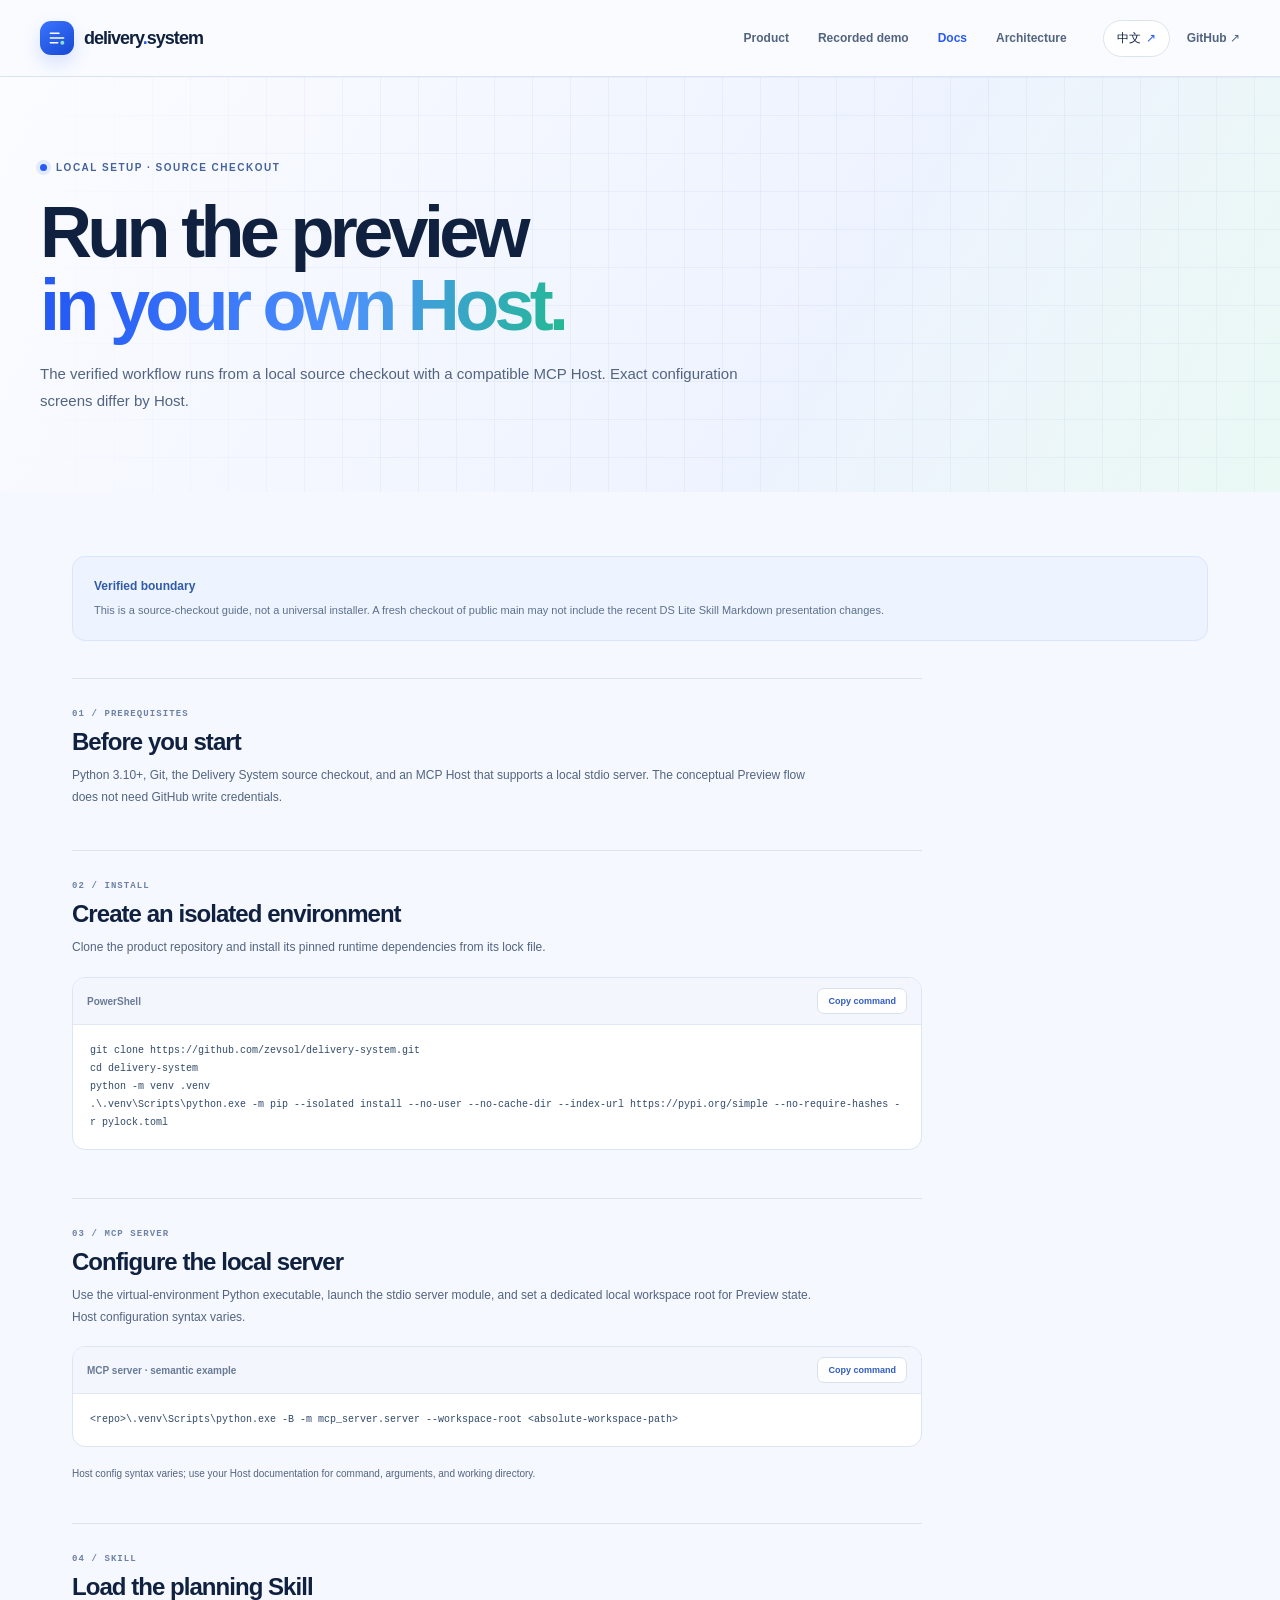
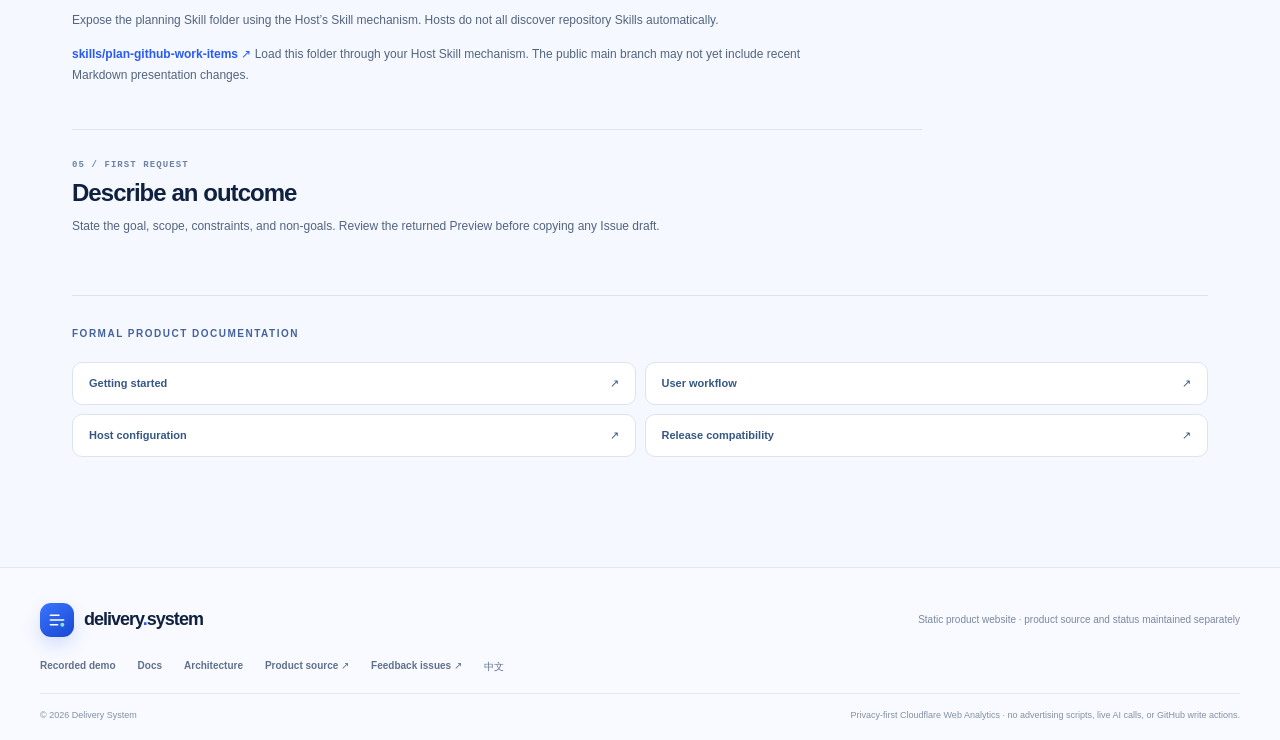
<file: docs/index.html>
<!doctype html><html lang="en"><head><meta charset="utf-8"><meta name="viewport" content="width=device-width, initial-scale=1"><meta name="theme-color" content="#f6f8ff"><title>Documentation — Delivery System</title><meta name="description" content="A concise setup path for the current Delivery System source and local stdio MCP preview workflow."><link rel="canonical" href="https://ds.zevsol.com/docs/"><link rel="alternate" hreflang="en" href="https://ds.zevsol.com/docs/"><link rel="alternate" hreflang="zh" href="https://ds.zevsol.com/zh/docs/"><link rel="alternate" hreflang="x-default" href="https://ds.zevsol.com/docs/"><meta property="og:type" content="website"><meta property="og:site_name" content="Delivery System"><meta property="og:title" content="Documentation — Delivery System"><meta property="og:description" content="A concise setup path for the current Delivery System source and local stdio MCP preview workflow."><meta property="og:url" content="https://ds.zevsol.com/docs/"><meta property="og:image" content="https://ds.zevsol.com/assets/og-preview.png"><meta property="og:locale" content="en_US"><meta name="twitter:card" content="summary_large_image"><link rel="icon" type="image/svg+xml" href="../assets/favicon.svg"><link rel="stylesheet" href="../assets/style.css"><script defer src="../assets/site.js"></script></head><body class="lang-en page-docs"><a class="skip-link" href="#main">Skip to content</a><header class="site-header"><div class="nav-wrap"><a class="brand" href="../" aria-label="Delivery System"><span class="brand-mark" aria-hidden="true"><svg viewBox="0 0 36 36"><path d="M8 11h13M8 18h20M8 25h11"/><circle cx="26" cy="25" r="3"/></svg></span><span>delivery<span class="brand-dot">.</span>system</span></a><button class="menu-toggle" type="button" aria-label="Open navigation" aria-expanded="false" aria-controls="site-nav"><span></span><span></span><span></span></button><nav id="site-nav" class="site-nav" aria-label="Main navigation"><a href="../" >Product</a><a href="../demo/" >Recorded demo</a><a href="../docs/" aria-current="page">Docs</a><a href="../architecture/" >Architecture</a></nav><div class="header-actions"><a class="language-switch" href="/zh/docs/" lang="zh" aria-label="Switch language to Chinese">中文<span aria-hidden="true">↗</span></a><a class="github-link" href="https://github.com/zevsol/delivery-system" target="_blank" rel="noopener noreferrer">GitHub ↗</a></div></div></header><main id="main"><section class="subpage-hero"><div class="subpage-grid"></div><div class="subpage-inner"><p class="eyebrow"><span class="eyebrow-mark"></span>LOCAL SETUP · SOURCE CHECKOUT</p><h1>Run the preview<br><em>in your own Host.</em></h1><p>The verified workflow runs from a local source checkout with a compatible MCP Host. Exact configuration screens differ by Host.</p></div></section><section class="docs-content"><div class="docs-callout"><b>Verified boundary</b><p>This is a source-checkout guide, not a universal installer. A fresh checkout of public main may not include the recent DS Lite Skill Markdown presentation changes.</p></div><section class="guide-section"><div class="guide-index">01 / PREREQUISITES</div><h2>Before you start</h2><p>Python 3.10+, Git, the Delivery System source checkout, and an MCP Host that supports a local stdio server. The conceptual Preview flow does not need GitHub write credentials.</p></section><section class="guide-section"><div class="guide-index">02 / INSTALL</div><h2>Create an isolated environment</h2><p>Clone the product repository and install its pinned runtime dependencies from its lock file.</p><div class="code-panel"><div class="code-head"><span>PowerShell</span><button type="button" class="copy-code" data-copy-target="clone-code" data-copied-label="Copied">Copy command</button></div><pre id="clone-code"><code>git clone https://github.com/zevsol/delivery-system.git
cd delivery-system
python -m venv .venv
.\.venv\Scripts\python.exe -m pip --isolated install --no-user --no-cache-dir --index-url https://pypi.org/simple --no-require-hashes -r pylock.toml</code></pre><span class="copy-status" data-copy-status></span></div></section><section class="guide-section"><div class="guide-index">03 / MCP SERVER</div><h2>Configure the local server</h2><p>Use the virtual-environment Python executable, launch the stdio server module, and set a dedicated local workspace root for Preview state. Host configuration syntax varies.</p><div class="code-panel"><div class="code-head"><span>MCP server · semantic example</span><button type="button" class="copy-code" data-copy-target="mcp-code" data-copied-label="Copied">Copy command</button></div><pre id="mcp-code"><code>&lt;repo&gt;\.venv\Scripts\python.exe -B -m mcp_server.server --workspace-root &lt;absolute-workspace-path&gt;</code></pre><span class="copy-status" data-copy-status></span></div><p class="muted-copy">Host config syntax varies; use your Host documentation for command, arguments, and working directory.</p></section><section class="guide-section"><div class="guide-index">04 / SKILL</div><h2>Load the planning Skill</h2><p>Expose the planning Skill folder using the Host’s Skill mechanism. Hosts do not all discover repository Skills automatically.</p><p><a class="inline-link" href="https://github.com/zevsol/delivery-system/tree/main/skills/plan-github-work-items" target="_blank" rel="noopener noreferrer">skills/plan-github-work-items ↗</a> Load this folder through your Host Skill mechanism. The public main branch may not yet include recent Markdown presentation changes.</p></section><section class="guide-section"><div class="guide-index">05 / FIRST REQUEST</div><h2>Describe an outcome</h2><p>State the goal, scope, constraints, and non-goals. Review the returned Preview before copying any Issue draft.</p></section><section class="formal-links"><p class="eyebrow">Formal product documentation</p><div><a href="https://github.com/zevsol/delivery-system/blob/main/docs/getting-started.md" target="_blank" rel="noopener noreferrer">Getting started <span aria-hidden="true">↗</span></a><a href="https://github.com/zevsol/delivery-system/blob/main/docs/user-workflow.md" target="_blank" rel="noopener noreferrer">User workflow <span aria-hidden="true">↗</span></a><a href="https://github.com/zevsol/delivery-system/blob/main/docs/host-configuration.md" target="_blank" rel="noopener noreferrer">Host configuration <span aria-hidden="true">↗</span></a><a href="https://github.com/zevsol/delivery-system/blob/main/docs/release-compatibility.md" target="_blank" rel="noopener noreferrer">Release compatibility <span aria-hidden="true">↗</span></a></div></section></section></main><footer class="site-footer"><div class="footer-top"><a class="brand" href="../"><span class="brand-mark" aria-hidden="true"><svg viewBox="0 0 36 36"><path d="M8 11h13M8 18h20M8 25h11"/><circle cx="26" cy="25" r="3"/></svg></span><span>delivery<span class="brand-dot">.</span>system</span></a><p>Static product website · product source and status maintained separately</p></div><div class="footer-links"><a href="../demo/">Recorded demo</a><a href="../docs/">Docs</a><a href="../architecture/">Architecture</a><a href="https://github.com/zevsol/delivery-system" target="_blank" rel="noopener noreferrer">Product source ↗</a><a href="https://github.com/zevsol/delivery-system/issues" target="_blank" rel="noopener noreferrer">Feedback issues ↗</a><a href="/zh/docs/" lang="zh">中文</a></div><div class="footer-bottom"><span>© 2026 Delivery System</span><span>Privacy-first Cloudflare Web Analytics · no advertising scripts, live AI calls, or GitHub write actions.</span></div></footer></body></html>
</file>
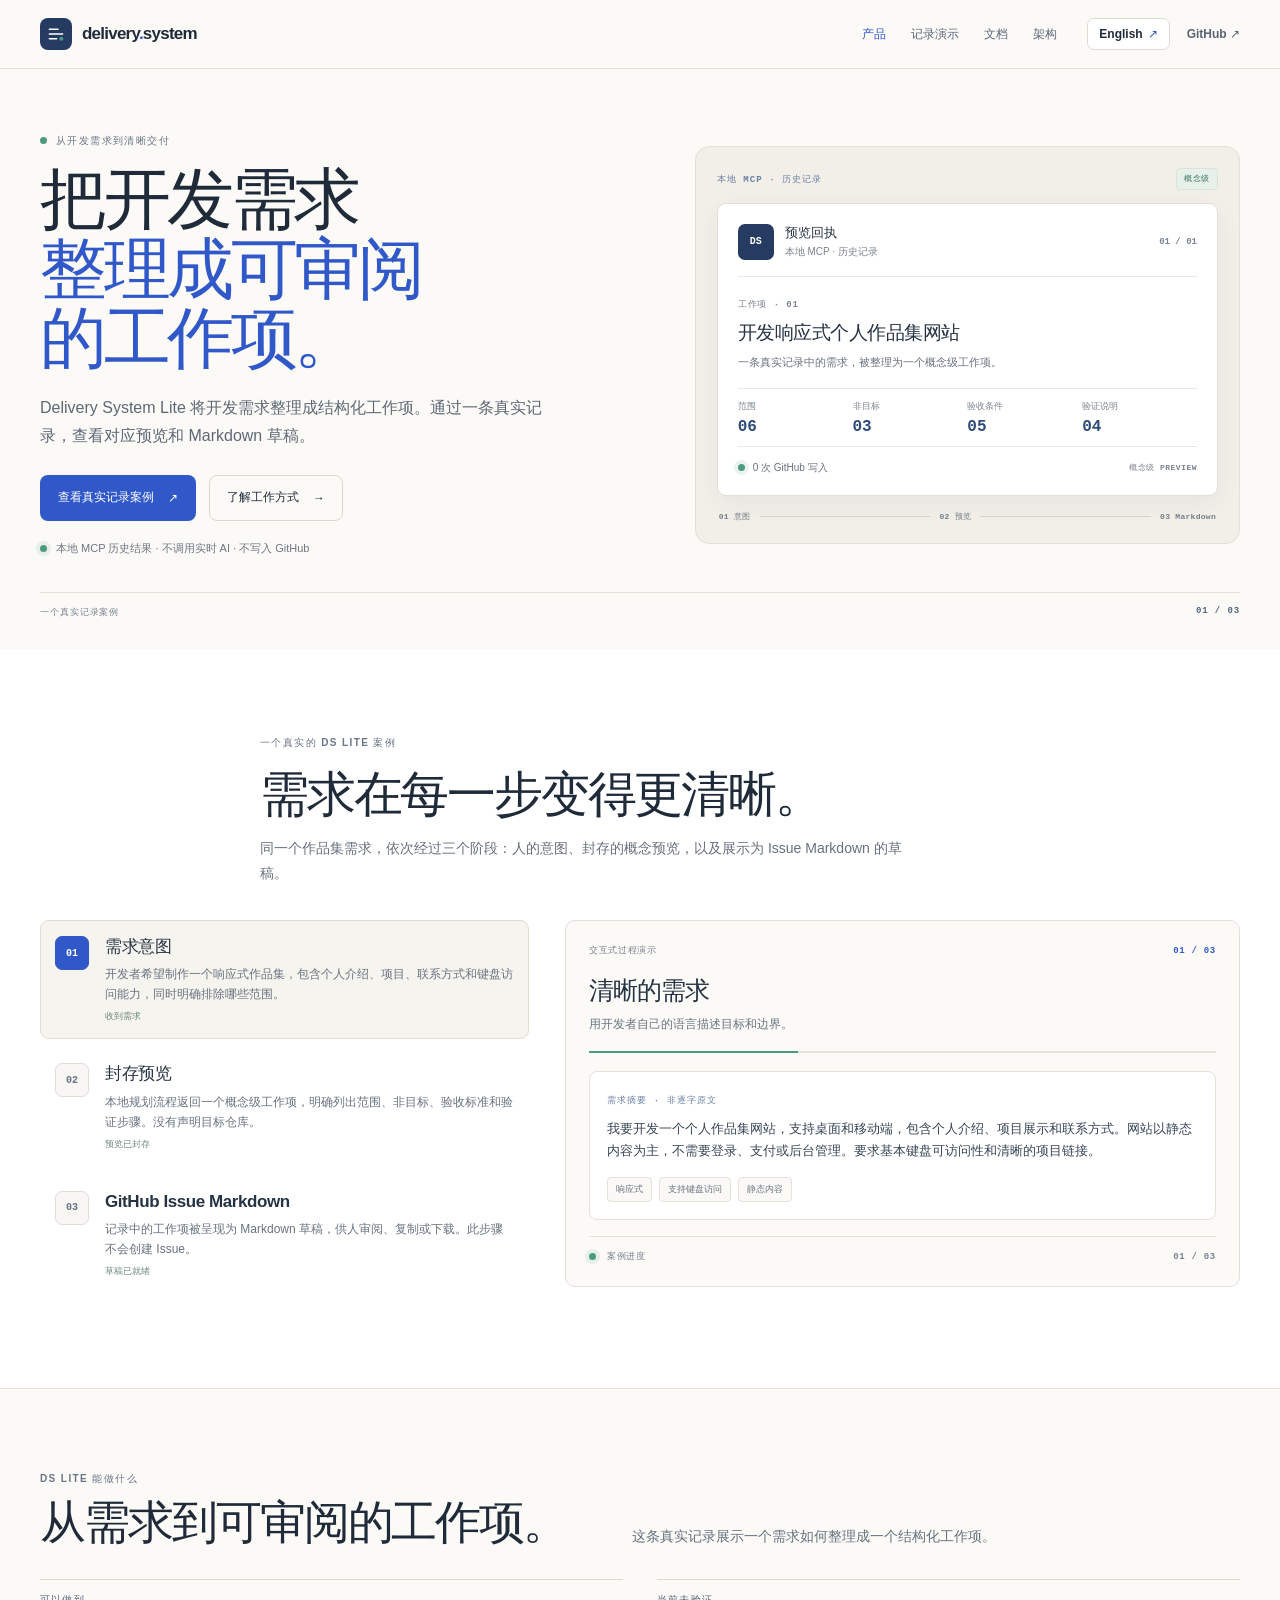
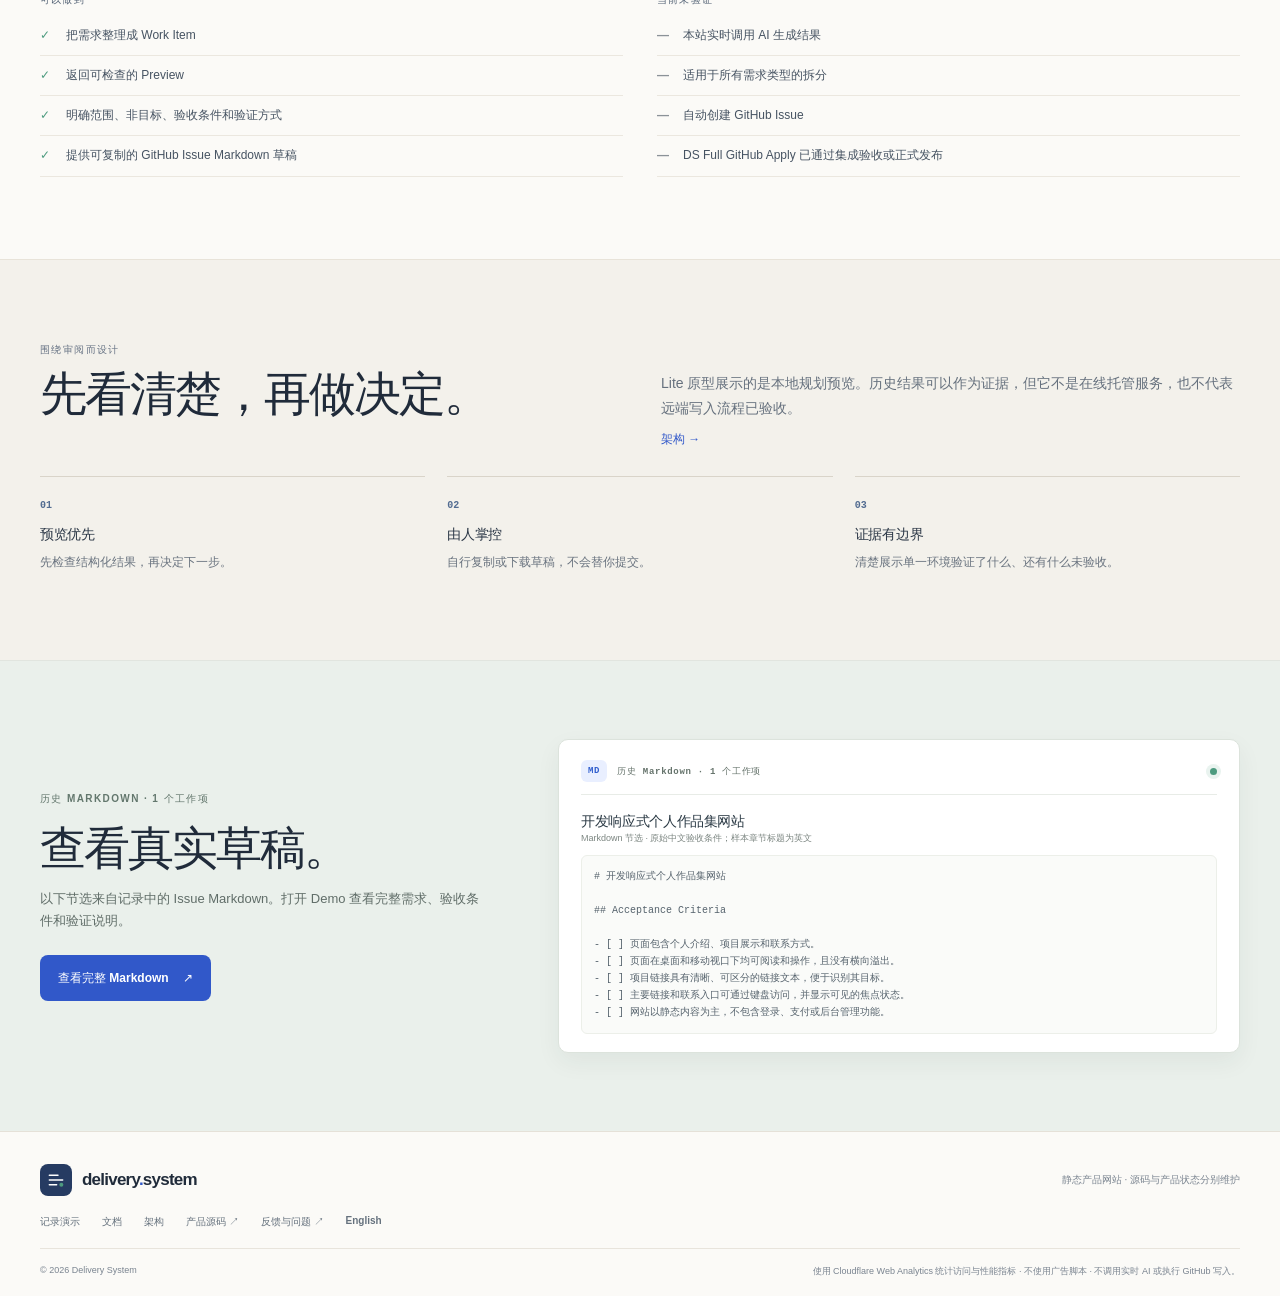
<file: zh/index.html>
<!doctype html><html lang="zh"><head><meta charset="utf-8"><meta name="viewport" content="width=device-width, initial-scale=1"><meta name="theme-color" content="#fbfaf7"><title>Delivery System — 从意图到可审查的工作</title><meta name="description" content="Delivery System Lite 将开发想法整理成结构化、可审查的 GitHub Issue 草稿。"><link rel="canonical" href="https://ds.zevsol.com/zh/"><link rel="alternate" hreflang="en" href="https://ds.zevsol.com/"><link rel="alternate" hreflang="zh" href="https://ds.zevsol.com/zh/"><link rel="alternate" hreflang="x-default" href="https://ds.zevsol.com/"><meta property="og:type" content="website"><meta property="og:site_name" content="Delivery System"><meta property="og:title" content="Delivery System — 从意图到可审查的工作"><meta property="og:description" content="Delivery System Lite 将开发想法整理成结构化、可审查的 GitHub Issue 草稿。"><meta property="og:url" content="https://ds.zevsol.com/zh/"><meta property="og:image" content="https://ds.zevsol.com/assets/og-preview.png"><meta property="og:locale" content="zh_CN"><meta name="twitter:card" content="summary_large_image"><link rel="icon" type="image/svg+xml" href="../assets/favicon.svg"><link rel="stylesheet" href="../assets/style.css"><link rel="stylesheet" href="../assets/home.css"><script defer src="../assets/site.js"></script></head><body class="lang-zh page-home"><a class="skip-link" href="#main">跳转到正文</a><header class="site-header"><div class="nav-wrap"><a class="brand" href="../zh/" aria-label="Delivery System"><span class="brand-mark" aria-hidden="true"><svg viewBox="0 0 36 36"><path d="M8 11h13M8 18h20M8 25h11"/><circle cx="26" cy="25" r="3"/></svg></span><span>delivery<span class="brand-dot">.</span>system</span></a><button class="menu-toggle" type="button" aria-label="打开导航" aria-expanded="false" aria-controls="site-nav"><span></span><span></span><span></span></button><nav id="site-nav" class="site-nav" aria-label="主导航"><a href="../zh/" aria-current="page">产品</a><a href="../zh/demo/" >记录演示</a><a href="../zh/docs/" >文档</a><a href="../zh/architecture/" >架构</a></nav><div class="header-actions"><a class="language-switch" href="/" lang="en" aria-label="Switch language to English">English<span aria-hidden="true">↗</span></a><a class="github-link" href="https://github.com/zevsol/delivery-system" target="_blank" rel="noopener noreferrer">GitHub ↗</a></div></div></header><main id="main"><section class="hero-section"><div class="hero-inner"><div class="hero-copy"><p class="eyebrow"><span class="eyebrow-mark"></span>从开发需求到清晰交付</p><h1>把开发需求<br><em>整理成可审阅的<span class="hero-work-item">工作项</span>。</em></h1><p class="hero-lead">Delivery System Lite 将开发需求整理成结构化工作项。通过一条真实记录，查看对应预览和 Markdown 草稿。</p><div class="hero-actions"><a class="button button-primary" href="../zh/demo/">查看真实记录案例<span aria-hidden="true">↗</span></a><a class="button button-quiet" href="../zh/docs/">了解工作方式<span aria-hidden="true">→</span></a></div><p class="hero-note"><span class="mint-dot"></span>本地 MCP 历史结果 · 不调用实时 AI · 不写入 GitHub</p></div><div class="hero-art" role="group" aria-label="本地历史预览回执"><div class="hero-art-top"><span class="panel-overline">本地 MCP · 历史记录</span><span class="hero-art-badge">概念级</span></div><article class="hero-receipt"><div class="receipt-heading"><span class="receipt-mark" aria-hidden="true">DS</span><span class="receipt-heading-copy"><strong>预览回执</strong><small>本地 MCP · 历史记录</small></span><span class="receipt-kind">01 / 01</span></div><div class="receipt-divider"></div><span class="receipt-overline">工作项 · 01</span><h3>开发响应式个人作品集网站</h3><p>一条真实记录中的需求，被整理为一个概念级工作项。</p><div class="receipt-fields"><div class="receipt-field"><span>范围</span><strong>06</strong></div><div class="receipt-field"><span>非目标</span><strong>03</strong></div><div class="receipt-field"><span>验收条件</span><strong>05</strong></div><div class="receipt-field"><span>验证说明</span><strong>04</strong></div></div><div class="receipt-bottom"><span class="mint-dot"></span><span>0 次 GitHub 写入</span><span>概念级 PREVIEW</span></div></article><div class="hero-flow"><span>01 意图</span><i></i><span>02 预览</span><i></i><span>03 Markdown</span></div></div></div><div class="hero-bottom"><span>一个真实记录案例</span><span>01 / 03</span></div></section><section class="story-section" id="story"><div class="section-heading"><p class="eyebrow">一个真实的 DS LITE 案例</p><h2>需求在每一步变得更清晰。</h2><p>同一个作品集需求，依次经过三个阶段：人的意图、封存的概念预览，以及展示为 Issue Markdown 的草稿。</p></div><div class="story-layout"><div class="story-steps" role="group" aria-label="一个真实的 DS LITE 案例"><button class="story-stop" id="story-step-1" type="button" data-story-step data-story-section="0" data-kicker="交互式过程演示" data-title="清晰的需求" data-description="用开发者自己的语言描述目标和边界。" aria-controls="story-stage-content-1" aria-current="step"><span class="story-index" aria-hidden="true">01</span><span class="story-copy"><span class="story-title">需求意图</span><span class="story-description">开发者希望制作一个响应式作品集，包含个人介绍、项目、联系方式和键盘访问能力，同时明确排除哪些范围。</span><span class="step-status">收到需求</span></span><span class="step-activate">查看此阶段 <span aria-hidden="true">↗</span></span></button><button class="story-stop" id="story-step-2" type="button" data-story-step data-story-section="1" data-kicker="交互式过程演示" data-title="一个可审查的结果" data-description="记录中的预览把需求整理成一个概念级工作项。" aria-controls="story-stage-content-2" aria-current="false"><span class="story-index" aria-hidden="true">02</span><span class="story-copy"><span class="story-title">封存预览</span><span class="story-description">本地规划流程返回一个概念级工作项，明确列出范围、非目标、验收标准和验证步骤。没有声明目标仓库。</span><span class="step-status">预览已封存</span></span><span class="step-activate">查看此阶段 <span aria-hidden="true">↗</span></span></button><button class="story-stop" id="story-step-3" type="button" data-story-step data-story-section="2" data-kicker="交互式过程演示" data-title="由你掌控的草稿" data-description="Markdown 是对记录内容的展示，不会写入远端。" aria-controls="story-stage-content-3" aria-current="false"><span class="story-index" aria-hidden="true">03</span><span class="story-copy"><span class="story-title">GitHub Issue Markdown</span><span class="story-description">记录中的工作项被呈现为 Markdown 草稿，供人审阅、复制或下载。此步骤不会创建 Issue。</span><span class="step-status">草稿已就绪</span></span><span class="step-activate">查看此阶段 <span aria-hidden="true">↗</span></span></button></div><aside class="product-panel" data-story-panel data-active-step="1" data-interaction-mode="manual" data-auto-eligible="false" aria-live="polite"><div class="panel-top"><span data-panel-kicker>交互式过程演示</span><span class="panel-count" data-story-counter>01 / 03</span></div><h3 data-panel-title>清晰的需求</h3><p class="panel-description" data-panel-description>用开发者自己的语言描述目标和边界。</p><div class="panel-progress" role="progressbar" aria-label="案例进度" aria-valuemin="0" aria-valuemax="3" aria-valuenow="1"><span data-story-progress></span></div><div data-panel-content><div class="story-stage-content" id="story-stage-content-1" data-story-content="0" aria-labelledby="story-step-1"><div class="intent-card"><span class="panel-overline">需求摘要 · 非逐字原文</span><p>我要开发一个个人作品集网站，支持桌面和移动端，包含个人介绍、项目展示和联系方式。网站以静态内容为主，不需要登录、支付或后台管理。要求基本键盘可访问性和清晰的项目链接。</p><div class="tag-row"><span>响应式</span><span>支持键盘访问</span><span>静态内容</span></div></div></div><div class="story-stage-content" id="story-stage-content-2" data-story-content="1" aria-labelledby="story-step-2" hidden><article class="work-item-preview"><div class="work-item-heading"><span class="panel-overline">真实记录中的工作项 · 01</span><h4>开发响应式个人作品集网站</h4></div><div class="preview-groups"><details><summary><span>范围</span><b>6</b></summary><ul><li>展示个人介绍。</li><li>展示项目内容及清晰可辨的项目链接。</li><li>提供联系方式。</li><li>适配桌面和移动端。</li><li>以静态内容为主。</li><li>支持基本键盘访问。</li></ul></details><details><summary><span>非目标</span><b>3</b></summary><ul><li>用户登录或账户管理。</li><li>支付或订阅。</li><li>后台管理。</li></ul></details><details><summary><span>验收条件</span><b>5</b></summary><ul><li>[ ] 页面包含个人介绍、项目展示和联系方式。</li><li>[ ] 页面在桌面和移动视口下均可阅读和操作，且没有横向溢出。</li><li>[ ] 项目链接具有清晰、可区分的链接文本，便于识别其目标。</li><li>[ ] 主要链接和联系入口可通过键盘访问，并显示可见的焦点状态。</li><li>[ ] 网站以静态内容为主，不包含登录、支付或后台管理功能。</li></ul></details><details><summary><span>验证说明</span><b>4</b></summary><ul><li>在桌面宽度和窄屏移动宽度检查布局、内容可读性及横向溢出。</li><li>使用键盘访问主要项目链接和联系入口，并确认焦点可见。</li><li>检查项目链接的名称是否清晰可区分。</li><li>确认实现未引入登录、支付或后台管理。</li></ul></details></div><div class="receipt-chip"><b>Conceptual</b><span>·</span><span>1 个工作项</span><span>·</span><span>0 次写入</span></div></article></div><div class="story-stage-content" id="story-stage-content-3" data-story-content="2" aria-labelledby="story-step-3" hidden><article class="draft-card"><div class="draft-head"><span class="file-chip">MD</span><span>Issue Markdown · 真实记录节选</span></div><small class="excerpt-label">Markdown 节选 · 原始中文验收条件；样本章节标题为英文</small><pre># 开发响应式个人作品集网站

## Acceptance Criteria

- [ ] 页面包含个人介绍、项目展示和联系方式。
- [ ] 页面在桌面和移动视口下均可阅读和操作，且没有横向溢出。
- [ ] 项目链接具有清晰、可区分的链接文本，便于识别其目标。
- [ ] 主要链接和联系入口可通过键盘访问，并显示可见的焦点状态。
- [ ] 网站以静态内容为主，不包含登录、支付或后台管理功能。</pre><a class="text-link" href="../zh/demo/">查看完整记录演示 ↗</a></article></div></div><div class="panel-foot"><span><i class="mint-dot"></i> 案例进度</span><span data-story-counter>01 / 03</span></div></aside></div></section><section class="capability-section"><div class="capability-intro"><p class="eyebrow">DS LITE 能做什么</p><h2>从需求到可审阅的工作项。</h2><p>这条真实记录展示一个需求如何整理成一个结构化工作项。</p></div><div class="capability-columns"><section><h3>可以做到</h3><ul><li><span aria-hidden="true">✓</span>把需求整理成 Work Item</li><li><span aria-hidden="true">✓</span>返回可检查的 Preview</li><li><span aria-hidden="true">✓</span>明确范围、非目标、验收条件和验证方式</li><li><span aria-hidden="true">✓</span>提供可复制的 GitHub Issue Markdown 草稿</li></ul></section><section><h3>当前未验证</h3><ul><li><span aria-hidden="true">—</span>本站实时调用 AI 生成结果</li><li><span aria-hidden="true">—</span>适用于所有需求类型的拆分</li><li><span aria-hidden="true">—</span>自动创建 GitHub Issue</li><li><span aria-hidden="true">—</span>DS Full GitHub Apply 已通过集成验收或正式发布</li></ul></section></div></section><section class="trust-section"><div class="trust-copy"><p class="eyebrow">围绕审阅而设计</p><h2>先看清楚，再做决定。</h2><p>Lite 原型展示的是本地规划预览。历史结果可以作为证据，但它不是在线托管服务，也不代表远端写入流程已验收。</p><a class="text-link" href="../zh/architecture/">架构 <span aria-hidden="true">→</span></a></div><div class="trust-cards"><article class="trust-card"><span>01</span><h3>预览优先</h3><p>先检查结构化结果，再决定下一步。</p></article><article class="trust-card"><span>02</span><h3>由人掌控</h3><p>自行复制或下载草稿，不会替你提交。</p></article><article class="trust-card"><span>03</span><h3>证据有边界</h3><p>清楚展示单一环境验证了什么、还有什么未验收。</p></article></div></section><section class="closing-band"><div class="handoff-copy"><p class="eyebrow">历史 Markdown · 1 个工作项</p><h2>查看真实草稿。</h2><p>以下节选来自记录中的 Issue Markdown。打开 Demo 查看完整需求、验收条件和验证说明。</p><a class="button button-primary" href="../zh/demo/">查看完整 Markdown<span aria-hidden="true">↗</span></a></div><div class="handoff-document"><div class="handoff-bar"><span class="file-chip">MD</span><span>历史 Markdown · 1 个工作项</span><span class="handoff-dot"></span></div><strong>开发响应式个人作品集网站</strong><small>Markdown 节选 · 原始中文验收条件；样本章节标题为英文</small><pre># 开发响应式个人作品集网站

## Acceptance Criteria

- [ ] 页面包含个人介绍、项目展示和联系方式。
- [ ] 页面在桌面和移动视口下均可阅读和操作，且没有横向溢出。
- [ ] 项目链接具有清晰、可区分的链接文本，便于识别其目标。
- [ ] 主要链接和联系入口可通过键盘访问，并显示可见的焦点状态。
- [ ] 网站以静态内容为主，不包含登录、支付或后台管理功能。</pre></div></section></main><footer class="site-footer"><div class="footer-top"><a class="brand" href="../zh/"><span class="brand-mark" aria-hidden="true"><svg viewBox="0 0 36 36"><path d="M8 11h13M8 18h20M8 25h11"/><circle cx="26" cy="25" r="3"/></svg></span><span>delivery<span class="brand-dot">.</span>system</span></a><p>静态产品网站 · 源码与产品状态分别维护</p></div><div class="footer-links"><a href="../zh/demo/">记录演示</a><a href="../zh/docs/">文档</a><a href="../zh/architecture/">架构</a><a href="https://github.com/zevsol/delivery-system" target="_blank" rel="noopener noreferrer">产品源码 ↗</a><a href="https://github.com/zevsol/delivery-system/issues" target="_blank" rel="noopener noreferrer">反馈与问题 ↗</a><a href="/" lang="en">English</a></div><div class="footer-bottom"><span>© 2026 Delivery System</span><span>使用 Cloudflare Web Analytics 统计访问与性能指标 · 不使用广告脚本 · 不调用实时 AI 或执行 GitHub 写入。</span></div></footer></body></html>
</file>
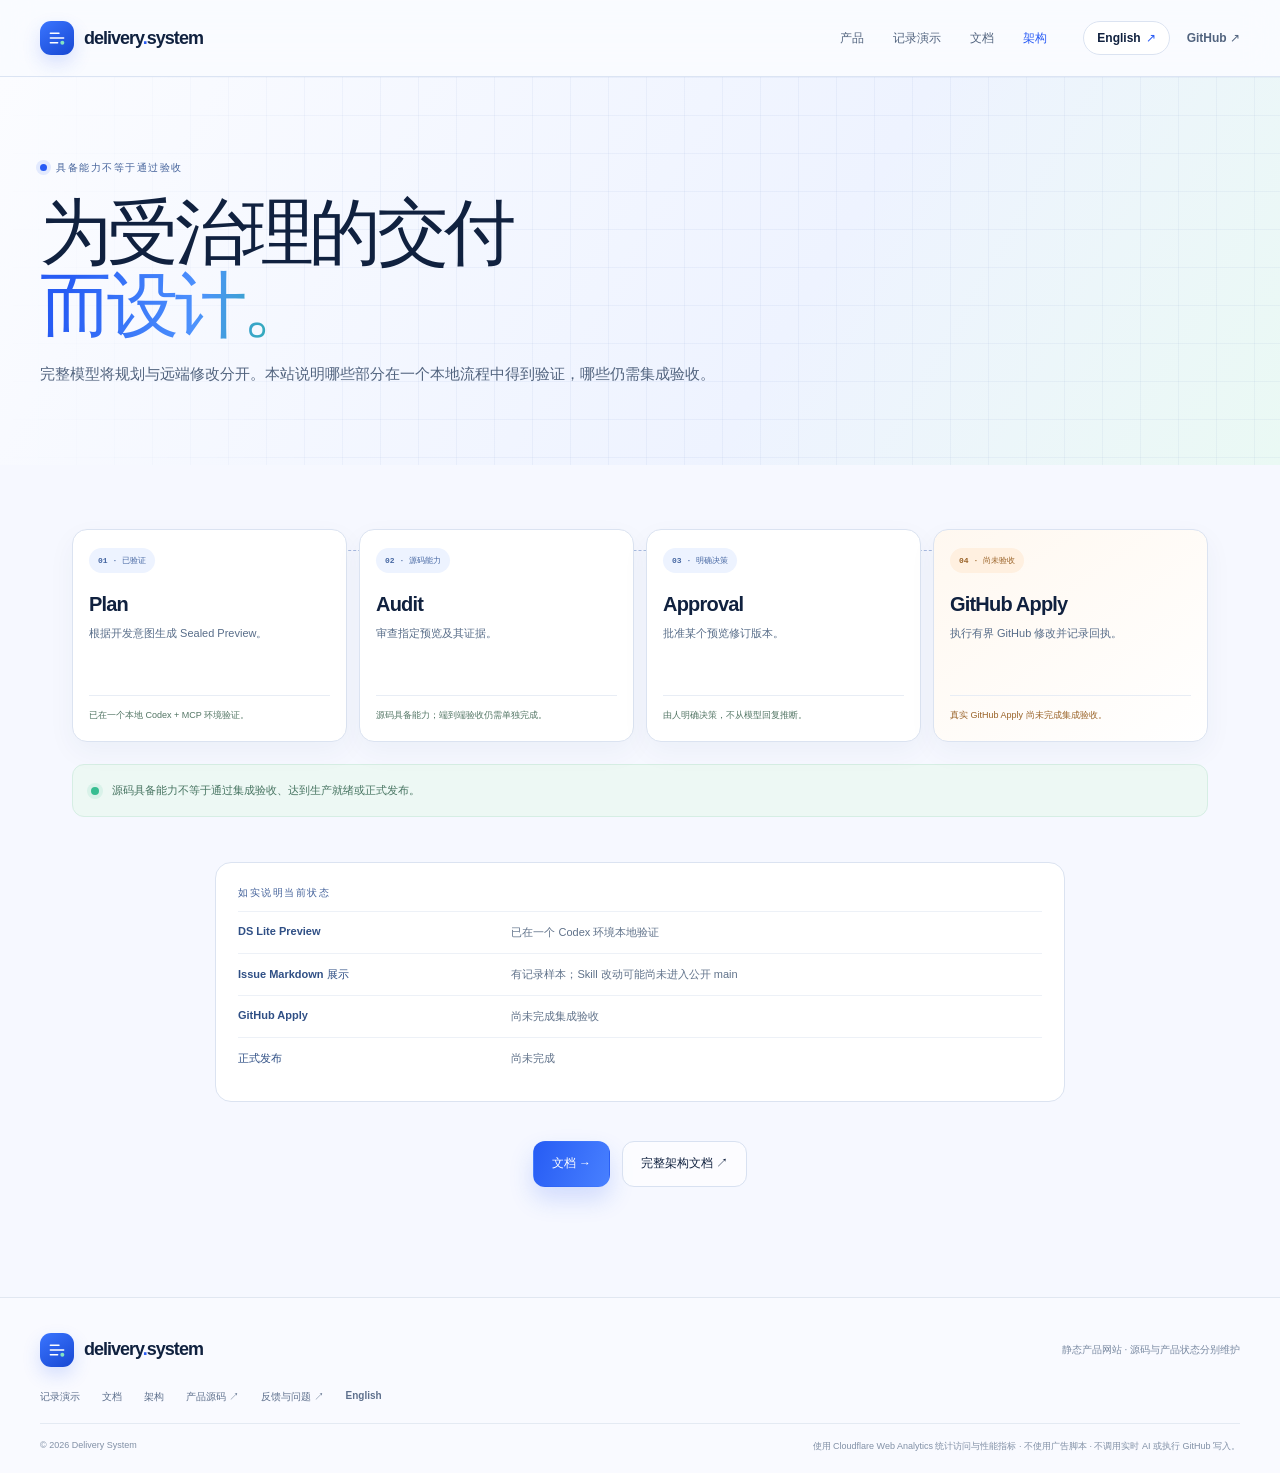
<file: zh/architecture/index.html>
<!doctype html><html lang="zh"><head><meta charset="utf-8"><meta name="viewport" content="width=device-width, initial-scale=1"><meta name="theme-color" content="#f6f8ff"><title>架构与状态 — Delivery System</title><meta name="description" content="了解预览优先的工作流，以及 Delivery System Lite 和 GitHub Apply 当前的验证边界。"><link rel="canonical" href="https://ds.zevsol.com/zh/architecture/"><link rel="alternate" hreflang="en" href="https://ds.zevsol.com/architecture/"><link rel="alternate" hreflang="zh" href="https://ds.zevsol.com/zh/architecture/"><link rel="alternate" hreflang="x-default" href="https://ds.zevsol.com/architecture/"><meta property="og:type" content="website"><meta property="og:site_name" content="Delivery System"><meta property="og:title" content="架构与状态 — Delivery System"><meta property="og:description" content="了解预览优先的工作流，以及 Delivery System Lite 和 GitHub Apply 当前的验证边界。"><meta property="og:url" content="https://ds.zevsol.com/zh/architecture/"><meta property="og:image" content="https://ds.zevsol.com/assets/og-preview.png"><meta property="og:locale" content="zh_CN"><meta name="twitter:card" content="summary_large_image"><link rel="icon" type="image/svg+xml" href="../../assets/favicon.svg"><link rel="stylesheet" href="../../assets/style.css"><script defer src="../../assets/site.js"></script></head><body class="lang-zh page-architecture"><a class="skip-link" href="#main">跳转到正文</a><header class="site-header"><div class="nav-wrap"><a class="brand" href="../../zh/" aria-label="Delivery System"><span class="brand-mark" aria-hidden="true"><svg viewBox="0 0 36 36"><path d="M8 11h13M8 18h20M8 25h11"/><circle cx="26" cy="25" r="3"/></svg></span><span>delivery<span class="brand-dot">.</span>system</span></a><button class="menu-toggle" type="button" aria-label="打开导航" aria-expanded="false" aria-controls="site-nav"><span></span><span></span><span></span></button><nav id="site-nav" class="site-nav" aria-label="主导航"><a href="../../zh/" >产品</a><a href="../../zh/demo/" >记录演示</a><a href="../../zh/docs/" >文档</a><a href="../../zh/architecture/" aria-current="page">架构</a></nav><div class="header-actions"><a class="language-switch" href="/architecture/" lang="en" aria-label="Switch language to English">English<span aria-hidden="true">↗</span></a><a class="github-link" href="https://github.com/zevsol/delivery-system" target="_blank" rel="noopener noreferrer">GitHub ↗</a></div></div></header><main id="main"><section class="subpage-hero"><div class="subpage-grid"></div><div class="subpage-inner"><p class="eyebrow"><span class="eyebrow-mark"></span>具备能力不等于通过验收</p><h1>为受治理的交付<br><em>而设计。</em></h1><p>完整模型将规划与远端修改分开。本站说明哪些部分在一个本地流程中得到验证，哪些仍需集成验收。</p></div></section><section class="architecture-content"><div class="architecture-flow"><article class="arch-step"><span>01 · 已验证</span><h2>Plan</h2><p>根据开发意图生成 Sealed Preview。</p><small>已在一个本地 Codex + MCP 环境验证。</small></article><article class="arch-step"><span>02 · 源码能力</span><h2>Audit</h2><p>审查指定预览及其证据。</p><small>源码具备能力；端到端验收仍需单独完成。</small></article><article class="arch-step"><span>03 · 明确决策</span><h2>Approval</h2><p>批准某个预览修订版本。</p><small>由人明确决策，不从模型回复推断。</small></article><article class="arch-step"><span>04 · 尚未验收</span><h2>GitHub Apply</h2><p>执行有界 GitHub 修改并记录回执。</p><small>真实 GitHub Apply 尚未完成集成验收。</small></article></div><div class="arch-statement"><span class="mint-dot"></span><p>源码具备能力不等于通过集成验收、达到生产就绪或正式发布。</p></div><section class="status-panel"><p class="eyebrow">如实说明当前状态</p><div class="status-row"><strong>DS Lite Preview</strong><span>已在一个 Codex 环境本地验证</span></div><div class="status-row"><strong>Issue Markdown 展示</strong><span>有记录样本；Skill 改动可能尚未进入公开 main</span></div><div class="status-row"><strong>GitHub Apply</strong><span>尚未完成集成验收</span></div><div class="status-row"><strong>正式发布</strong><span>尚未完成</span></div></section><div class="architecture-links"><a class="button button-primary" href="../../zh/docs/">文档 →</a><a class="button button-quiet" href="https://github.com/zevsol/delivery-system/blob/main/docs/architecture-and-lifecycle.md" target="_blank" rel="noopener noreferrer">完整架构文档 ↗</a></div></section></main><footer class="site-footer"><div class="footer-top"><a class="brand" href="../../zh/"><span class="brand-mark" aria-hidden="true"><svg viewBox="0 0 36 36"><path d="M8 11h13M8 18h20M8 25h11"/><circle cx="26" cy="25" r="3"/></svg></span><span>delivery<span class="brand-dot">.</span>system</span></a><p>静态产品网站 · 源码与产品状态分别维护</p></div><div class="footer-links"><a href="../../zh/demo/">记录演示</a><a href="../../zh/docs/">文档</a><a href="../../zh/architecture/">架构</a><a href="https://github.com/zevsol/delivery-system" target="_blank" rel="noopener noreferrer">产品源码 ↗</a><a href="https://github.com/zevsol/delivery-system/issues" target="_blank" rel="noopener noreferrer">反馈与问题 ↗</a><a href="/architecture/" lang="en">English</a></div><div class="footer-bottom"><span>© 2026 Delivery System</span><span>使用 Cloudflare Web Analytics 统计访问与性能指标 · 不使用广告脚本 · 不调用实时 AI 或执行 GitHub 写入。</span></div></footer></body></html>
</file>
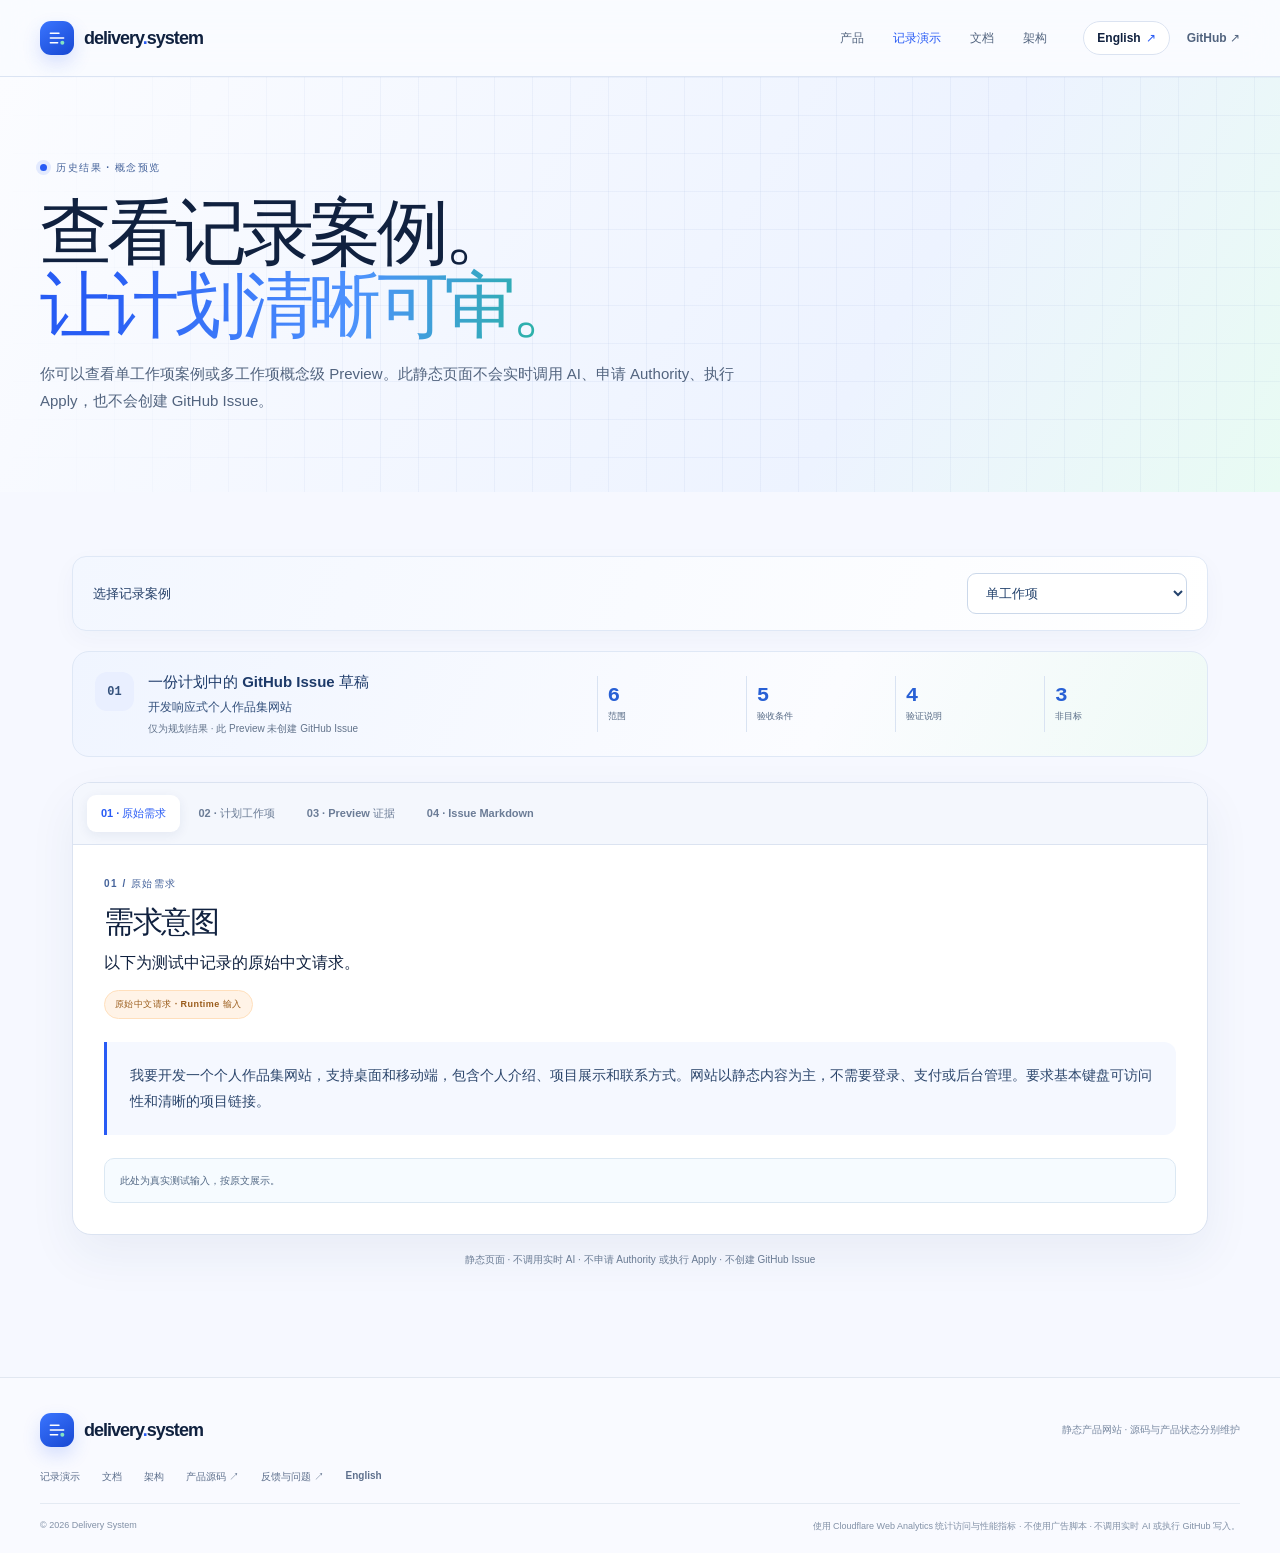
<file: zh/demo/index.html>
<!doctype html><html lang="zh"><head><meta charset="utf-8"><meta name="viewport" content="width=device-width, initial-scale=1"><meta name="theme-color" content="#f6f8ff"><title>记录演示 — Delivery System</title><meta name="description" content="查看一次真实的本地 MCP 测试结果、预览回执和 Markdown 草稿。静态展示，不调用实时 AI 或写入 GitHub。"><link rel="canonical" href="https://ds.zevsol.com/zh/demo/"><link rel="alternate" hreflang="en" href="https://ds.zevsol.com/demo/"><link rel="alternate" hreflang="zh" href="https://ds.zevsol.com/zh/demo/"><link rel="alternate" hreflang="x-default" href="https://ds.zevsol.com/demo/"><meta property="og:type" content="website"><meta property="og:site_name" content="Delivery System"><meta property="og:title" content="记录演示 — Delivery System"><meta property="og:description" content="查看一次真实的本地 MCP 测试结果、预览回执和 Markdown 草稿。静态展示，不调用实时 AI 或写入 GitHub。"><meta property="og:url" content="https://ds.zevsol.com/zh/demo/"><meta property="og:image" content="https://ds.zevsol.com/assets/og-preview.png"><meta property="og:locale" content="zh_CN"><meta name="twitter:card" content="summary_large_image"><link rel="icon" type="image/svg+xml" href="../../assets/favicon.svg"><link rel="stylesheet" href="../../assets/style.css"><script defer src="../../assets/site.js"></script></head><body class="lang-zh page-demo"><a class="skip-link" href="#main">跳转到正文</a><header class="site-header"><div class="nav-wrap"><a class="brand" href="../../zh/" aria-label="Delivery System"><span class="brand-mark" aria-hidden="true"><svg viewBox="0 0 36 36"><path d="M8 11h13M8 18h20M8 25h11"/><circle cx="26" cy="25" r="3"/></svg></span><span>delivery<span class="brand-dot">.</span>system</span></a><button class="menu-toggle" type="button" aria-label="打开导航" aria-expanded="false" aria-controls="site-nav"><span></span><span></span><span></span></button><nav id="site-nav" class="site-nav" aria-label="主导航"><a href="../../zh/" >产品</a><a href="../../zh/demo/" aria-current="page">记录演示</a><a href="../../zh/docs/" >文档</a><a href="../../zh/architecture/" >架构</a></nav><div class="header-actions"><a class="language-switch" href="/demo/" lang="en" aria-label="Switch language to English">English<span aria-hidden="true">↗</span></a><a class="github-link" href="https://github.com/zevsol/delivery-system" target="_blank" rel="noopener noreferrer">GitHub ↗</a></div></div></header><main id="main"><section class="subpage-hero demo-hero"><div class="subpage-grid"></div><div class="subpage-inner"><p class="eyebrow"><span class="eyebrow-mark"></span>历史结果 · 概念预览</p><h1>查看记录案例。<br><em>让计划清晰可审。</em></h1><p>你可以查看单工作项案例或多工作项概念级 Preview。此静态页面不会实时调用 AI、申请 Authority、执行 Apply，也不会创建 GitHub Issue。</p></div></section><section class="demo-content"><div class="demo-case-select"><label for="demo-case-select">选择记录案例</label><select id="demo-case-select" data-demo-case-select aria-controls="demo-cases"><option value="single">单工作项</option><option value="multi">多工作项</option></select></div><div id="demo-cases" data-active-case="single"><section class="demo-case-panel" id="demo-case-single" data-case-panel="single"><div class="outcome-summary"><div class="outcome-lead"><span class="file-chip">01</span><div><strong>一份计划中的 GitHub Issue 草稿</strong><span>开发响应式个人作品集网站</span><small>仅为规划结果 · 此 Preview 未创建 GitHub Issue</small></div></div><div class="outcome-counts"><div><strong>6</strong><span>范围</span></div><div><strong>5</strong><span>验收条件</span></div><div><strong>4</strong><span>验证说明</span></div><div><strong>3</strong><span>非目标</span></div></div></div><div class="demo-workspace"><div class="demo-tabs" role="tablist" aria-label="记录成果层次"><button id="demo-tab-1" class="demo-tab" type="button" role="tab" aria-controls="demo-panel-1" aria-selected="true" tabindex="0" data-demo-tab>01 · 原始需求</button><button id="demo-tab-2" class="demo-tab" type="button" role="tab" aria-controls="demo-panel-2" aria-selected="false" tabindex="-1" data-demo-tab>02 · 计划工作项</button><button id="demo-tab-3" class="demo-tab" type="button" role="tab" aria-controls="demo-panel-3" aria-selected="false" tabindex="-1" data-demo-tab>03 · Preview 证据</button><button id="demo-tab-4" class="demo-tab" type="button" role="tab" aria-controls="demo-panel-4" aria-selected="false" tabindex="-1" data-demo-tab>04 · Issue Markdown</button></div><div class="demo-stage"><section id="demo-panel-1" class="demo-stage-panel" role="tabpanel" aria-labelledby="demo-tab-1" data-demo-panel><div class="stage-heading"><p class="eyebrow">01 / 原始需求</p><h2>需求意图</h2><p>以下为测试中记录的原始中文请求。</p><span class="translation-badge">原始中文请求 · Runtime 输入</span></div><blockquote>我要开发一个个人作品集网站，支持桌面和移动端，包含个人介绍、项目展示和联系方式。网站以静态内容为主，不需要登录、支付或后台管理。要求基本键盘可访问性和清晰的项目链接。</blockquote><div class="boundary-note">此处为真实测试输入，按原文展示。</div></section><section id="demo-panel-2" class="demo-stage-panel" role="tabpanel" aria-labelledby="demo-tab-2" data-demo-panel hidden><div class="stage-heading"><p class="eyebrow">02 / 计划工作项</p><h2>计划工作项 · 并非已创建的 Issue</h2><p>Work Item 是 DS 规划中的结构化交付结果。计划操作 create_issue 只表示操作意图，不代表已在 GitHub 执行。一个 Work Item 通常对应一个计划创建的 Issue，但它本身不是远端 Issue。</p></div><article class="planned-item"><span class="translation-badge">一项真实记录中的工作项</span><h3>开发响应式个人作品集网站</h3><h4>预期结果</h4><p>个人开发者需要一个在桌面和移动设备上都易于浏览的作品集网站，用于介绍自己、展示项目并提供联系渠道。 交付一个以静态内容为主的个人作品集网站，包含个人介绍、项目展示和联系方式，并提供清晰的项目链接及基本键盘可访问性。</p><div class="item-fields"><details class="item-field"><summary>范围<span>6</span></summary><ul><li>展示个人介绍。</li><li>展示项目内容及清晰可辨的项目链接。</li><li>提供联系方式。</li><li>适配桌面和移动端。</li><li>以静态内容为主。</li><li>支持基本键盘访问。</li></ul></details><details class="item-field"><summary>非目标<span>3</span></summary><ul><li>用户登录或账户管理。</li><li>支付或订阅。</li><li>后台管理。</li></ul></details><details class="item-field"><summary>验收条件<span>5</span></summary><ul><li>[ ] 页面包含个人介绍、项目展示和联系方式。</li><li>[ ] 页面在桌面和移动视口下均可阅读和操作，且没有横向溢出。</li><li>[ ] 项目链接具有清晰、可区分的链接文本，便于识别其目标。</li><li>[ ] 主要链接和联系入口可通过键盘访问，并显示可见的焦点状态。</li><li>[ ] 网站以静态内容为主，不包含登录、支付或后台管理功能。</li></ul></details><details class="item-field"><summary>验证说明<span>4</span></summary><ul><li>在桌面宽度和窄屏移动宽度检查布局、内容可读性及横向溢出。</li><li>使用键盘访问主要项目链接和联系入口，并确认焦点可见。</li><li>检查项目链接的名称是否清晰可区分。</li><li>确认实现未引入登录、支付或后台管理。</li></ul></details></div><section class="relation-note"><h4>计划关系</h4><p>此案例没有规划父子关系或依赖关系。</p><p>独立工作项没有规划关系。下方其他关系类型仅解释支持的操作语义，不代表本案例存在这些关系。</p><ul><li>Independent Work Item · 无规划关系</li><li>父项 / 子 Issue · add_sub_issue · 子项 → 父项</li><li>依赖关系 · add_dependency · 依赖项 → 前置项</li></ul></section></article></section><section id="demo-panel-3" class="demo-stage-panel" role="tabpanel" aria-labelledby="demo-tab-3" data-demo-panel hidden><div class="stage-heading"><p class="eyebrow">03 / Preview 证据</p><h2>当前回执状态</h2><p>此固定轨道用于解释契约等级。本案例真实记录仅为 Conceptual；展开其他说明不会改变回执。</p></div><div class="level-track" aria-label="Preview level contract"><details class="level-node is-current" open><summary><span class="level-dot" aria-hidden="true"></span><span><strong>Conceptual</strong><small>当前历史回执等级</small></span><b class="current-pill">当前</b></summary><p>未提供目标仓库或远端快照；这是概念规划。</p></details><details class="level-node" ><summary><span class="level-dot" aria-hidden="true"></span><span><strong>RepositoryAware</strong><small>契约说明</small></span><span class="level-chevron" aria-hidden="true">＋</span></summary><p>具备目标仓库和相关远端证据，但尚未满足完整写入资格条件。</p></details><details class="level-node" ><summary><span class="level-dot" aria-hidden="true"></span><span><strong>WriteEligible</strong><small>契约说明</small></span><span class="level-chevron" aria-hidden="true">＋</span></summary><p>远端查询完整、规划操作符合写入条件且没有相关阻塞；仍需独立满足 Audit、Human Approval 和 Authority 条件。</p></details></div><dl class="evidence-status"><div><dt>Preview Level</dt><dd>Conceptual</dd></div><div><dt>Repository Claim</dt><dd>未提供</dd></div><div><dt>Remote Snapshot</dt><dd>无</dd></div><div><dt>计划关系</dt><dd>无</dd></div><div><dt>GitHub 写入</dt><dd>未发生</dd></div><div><dt>Revision</dt><dd>1</dd></div></dl><details class="technical-details"><summary>技术详情<span>技术标识与来源</span></summary><p>历史 MCP 执行报告 · 回执原始值</p><dl class="technical-grid"><div><dt>Preview ID</dt><dd><code>preview-5e03cf0f4e7c4e978d1ff62b1405ebf8</code><button type="button" class="copy-id" aria-label="复制 Preview ID" data-copy-text="preview-5e03cf0f4e7c4e978d1ff62b1405ebf8" data-copied-label="已复制">复制</button></dd></div><div><dt>Request ID</dt><dd><code>request-ea987c77b7924a2794d85d198f95dcd5</code><button type="button" class="copy-id" aria-label="复制 Request ID" data-copy-text="request-ea987c77b7924a2794d85d198f95dcd5" data-copied-label="已复制">复制</button></dd></div><div><dt>Revision</dt><dd><code>1</code></dd></div><div><dt>Preview Level</dt><dd><code>Conceptual</code></dd></div><div><dt>Repository Identity</dt><dd><code>null</code></dd><small style="grid-column:2;color:#687b95;font-size:9px;line-height:1.5">null 表示此 Preview 未绑定目标仓库。</small></div><div><dt>Remote Snapshot</dt><dd><code>null</code></dd><small style="grid-column:2;color:#687b95;font-size:9px;line-height:1.5">null 表示此 Preview 未附带远端快照。</small></div><div><dt>Write Eligibility</dt><dd><code>false</code></dd><small style="grid-column:2;color:#687b95;font-size:9px;line-height:1.5">false 表示此 Preview 不具备 GitHub 写入资格；这不代表绝对不能进行 Audit。</small></div><div><dt>Provenance Status</dt><dd><code>declared_unverified</code></dd><small style="grid-column:2;color:#687b95;font-size:9px;line-height:1.5">来源为声明值，未经外部验证。</small></div></dl><p class="copy-status" data-tech-copy-status aria-live="polite"></p></details></section><section id="demo-panel-4" class="demo-stage-panel markdown-stage" role="tabpanel" aria-labelledby="demo-tab-4" data-demo-panel hidden><div class="stage-heading"><p class="eyebrow">04 / Issue Markdown</p><h2>开发响应式个人作品集网站</h2><span class="translation-badge">原始输入 · Runtime 中文记录</span><p>中文 Markdown 文件是原始样本。英文页面展示的是展示层翻译，不是另一份 Runtime 回执。</p></div><div class="markdown-toolbar"><span class="file-chip">MD</span><span>delivery-system-issue-draft.md</span><span class="toolbar-spacer"></span><button class="button button-small" type="button" data-copy-url="../../assets/sample-issue.md" data-copied-label="已复制到剪贴板" data-copy-error-label="无法复制，请使用下载。">复制 Markdown</button><a class="button button-small button-outline" href="../../assets/sample-issue.md" download="delivery-system-issue-draft.md">下载 Markdown</a></div><pre class="markdown-source" data-load-markdown="../../assets/sample-issue.md" data-load-error="无法复制，请使用下载。" aria-live="polite">正在读取记录中的 Markdown…</pre><p class="copy-status" data-copy-status>可复制</p></section></div></div><p class="demo-disclaimer">静态页面 · 不调用实时 AI · 不申请 Authority 或执行 Apply · 不创建 GitHub Issue</p></section><section class="demo-case-panel" id="demo-case-multi" data-case-panel="multi" hidden><div class="outcome-summary multi-outcome-summary"><div class="outcome-lead"><span class="file-chip">05</span><div><strong>一个需求。五个计划工作项。</strong><span>一份记录中的概念级 Preview：一个集成结果和四个范围独立的子项。</span><small>Preview 边界</small></div></div><div class="outcome-counts"><div><strong>5</strong><span>计划工作项</span></div><div><strong>1</strong><span>父项</span></div><div><strong>4</strong><span>子项</span></div><div><strong>9</strong><span>计划关系</span></div><div><strong>4</strong><span>父子关系</span></div><div><strong>5</strong><span>依赖关系</span></div><div><strong>0</strong><span>已创建 GitHub Issue</span></div></div></div><section class="multi-section request-section"><div class="multi-section-heading"><p class="eyebrow">原始中文请求</p><h2>原始中文请求</h2></div><span class="translation-badge">Runtime 原始中文输入</span><blockquote class="source-request" lang="zh">为一个现有的团队项目管理 Web 应用增加项目内任务管理功能。

团队成员需要能够在项目中创建任务、编辑任务标题和描述、指定负责人、设置截止日期、更新任务状态（待办、进行中、已完成），并按状态筛选任务。

完整交付需要包含数据持久化、服务端 API、前端交互界面和自动化验证。

需要考虑现有项目的身份认证和权限机制，但不得擅自设计一套新的用户账户系统。

技术栈、数据库和现有 API 结构尚未提供，不得虚构这些技术事实。将必要的未知条件明确标记为待确认事项。</blockquote><span class="translation-badge">英文翻译 · 不是另一份 Runtime 输出</span><blockquote class="translated-request" lang="en">Add project-level task management to an existing team project management web application.

Team members need to create tasks within a project; edit task titles and descriptions; assign an owner; set a due date; update task status (To do, In progress, Done); and filter tasks by status.

The complete delivery must include data persistence, a server API, a frontend interface, and automated verification.

Account for the existing project’s authentication and authorization mechanisms, but do not design a new user account system.

The technology stack, database, and existing API structure have not been provided. Do not invent these technical facts. Mark necessary unknowns explicitly as items to confirm.</blockquote></section><section class="multi-section"><div class="multi-section-heading"><p class="eyebrow">01 / 父子工作项计划</p><h2>父子工作项计划</h2><p>这些是计划工作项和概念性父子关系，不是现有 Issue 或 GitHub Sub-Issue。关系理由为中文原文的英文展示翻译，不是另一份 Runtime 输出。</p></div><div class="work-item-tree"><div class="tree-parent"><span class="work-item-role">父项</span><strong>交付项目内任务管理功能</strong><small>parent</small></div><ul><li><span class="tree-child">实现任务领域模型与持久化</span><small>计划父项 parent · data → parent</small></li><li><span class="tree-child">实现项目任务管理服务端 API</span><small>计划父项 parent · api → parent</small></li><li><span class="tree-child">实现项目任务管理前端交互</span><small>计划父项 parent · frontend → parent</small></li><li><span class="tree-child">验证任务管理集成并编写开发文档</span><small>计划父项 parent · integration → parent</small></li></ul></div></section><section class="multi-section"><div class="multi-section-heading"><p class="eyebrow">02 / 依赖计划</p><h2>依赖计划</h2><p>箭头从依赖项指向其前置项。</p></div><ul class="dependency-list"><li><div class="dependency-edge"><strong>实现项目任务管理服务端 API</strong><span aria-hidden="true">→</span><strong>实现任务领域模型与持久化</strong></div><p>api → data · 依赖 · API 的任务读写验收依赖可用的任务数据持久化能力。</p></li><li><div class="dependency-edge"><strong>实现项目任务管理前端交互</strong><span aria-hidden="true">→</span><strong>实现项目任务管理服务端 API</strong></div><p>frontend → api · 依赖 · 前端完整任务管理流程依赖服务端提供并确认的任务 API 契约。</p></li><li><div class="dependency-edge"><strong>验证任务管理集成并编写开发文档</strong><span aria-hidden="true">→</span><strong>实现任务领域模型与持久化</strong></div><p>integration → data · 依赖 · 端到端集成验证需依赖任务持久化实现。</p></li><li><div class="dependency-edge"><strong>验证任务管理集成并编写开发文档</strong><span aria-hidden="true">→</span><strong>实现项目任务管理服务端 API</strong></div><p>integration → api · 依赖 · 端到端集成验证需依赖服务端任务 API。</p></li><li><div class="dependency-edge"><strong>验证任务管理集成并编写开发文档</strong><span aria-hidden="true">→</span><strong>实现项目任务管理前端交互</strong></div><p>integration → frontend · 依赖 · 端到端用户流程验证需依赖前端任务交互。</p></li></ul></section><section class="multi-section"><div class="multi-section-heading"><p class="eyebrow">03 / 计划工作项</p><h2>计划工作项</h2><p>展开工作项详情</p></div><div class="multi-item-list"><details class="multi-item-card" data-work-item="parent" open><summary><span class="work-item-role">父项</span><span class="work-item-title">交付项目内任务管理功能</span><span class="work-item-ref">parent</span></summary><div class="multi-item-content"><p class="planned-parent-line">父项 · 4 子项</p><section class="multi-detail-field"><h4>背景 / 问题 <span class="provenance-tag">用户提供</span></h4><p>用户提出为现有团队项目管理 Web 应用增加项目内任务管理；技术栈、数据库和 API 结构未知，需沿用现有身份认证与权限机制。</p></section><section class="multi-detail-field"><h4>预期结果 <span class="provenance-tag">模型建议 · 未验证</span></h4><p>团队成员可在项目内管理任务，完整功能通过集成验证并有开发文档，使用既有认证与权限机制。</p></section><section class="multi-detail-field"><h4>范围 <span class="provenance-tag">模型建议 · 未验证</span></h4><p>统筹数据持久化、服务端 API、前端交互及集成验证/开发文档；所有实现需先确认并适配现有技术栈、数据库、API 与认证权限机制。</p></section><section class="multi-detail-field"><h4>非目标 <span class="provenance-tag">模型建议 · 未验证</span></h4><p>不创建新账户系统；不假定或指定未提供的技术栈、数据库、API 结构；不包含项目外任务管理。</p></section><section class="multi-detail-field"><h4>验收条件 <span class="provenance-tag">模型建议 · 未验证</span></h4><ul><li>项目成员可创建任务并编辑标题、描述、负责人、截止日期和状态。</li><li>任务状态包含待办、进行中、已完成，并可按状态筛选。</li><li>任务数据持久化并通过服务端 API 提供。</li><li>前端交互接入服务端 API，行为遵循现有身份认证和权限机制。</li><li>自动化验证覆盖任务管理关键行为及集成路径，开发文档说明使用方式和验证方法。</li></ul></section><section class="multi-detail-field"><h4>验证说明 <span class="provenance-tag">模型建议 · 未验证</span></h4><p>通过集成自动化验证检查核心任务流程、状态筛选、持久化与权限边界；审阅开发文档是否覆盖配置/使用及验证说明。</p></section><section class="multi-detail-field"><h4>所需能力 <span class="provenance-tag">模型假设 · 待确认</span></h4><ul><li>待确认现有项目架构、持久化及身份认证/授权能力</li></ul></section><section class="multi-detail-field"><h4>写入元数据 <span class="provenance-tag">模型假设 · 待确认</span></h4><pre>{
  &quot;assignees&quot;: [],
  &quot;labels&quot;: []
}</pre></section><section class="multi-detail-field"><h4>字段来源标记</h4><p>role: 模型建议 · 未验证 · title: 模型建议 · 未验证 · context_problem: 用户提供 · outcome: 模型建议 · 未验证 · scope: 模型建议 · 未验证 · non_goals: 模型建议 · 未验证 · acceptance_criteria: 模型建议 · 未验证 · verification: 模型建议 · 未验证 · required_capabilities: 模型假设 · 待确认 · write_metadata: 模型假设 · 待确认</p></section></div></details><details class="multi-item-card" data-work-item="data"><summary><span class="work-item-role">子项</span><span class="work-item-title">实现任务领域模型与持久化</span><span class="work-item-ref">data</span></summary><div class="multi-item-content"><p class="planned-parent-line">计划父项: data → parent · 任务持久化是完整项目内任务管理交付的一部分；父项拥有整体验收结果。</p><section class="multi-detail-field"><h4>背景 / 问题 <span class="provenance-tag">用户提供</span></h4><p>用户提出为现有团队项目管理 Web 应用增加项目内任务管理；技术栈、数据库和 API 结构未知，需沿用现有身份认证与权限机制。</p></section><section class="multi-detail-field"><h4>预期结果 <span class="provenance-tag">模型建议 · 未验证</span></h4><p>任务数据可在现有应用数据层持久保存，支持项目归属、标题、描述、负责人、截止日期和三种状态。</p></section><section class="multi-detail-field"><h4>范围 <span class="provenance-tag">模型建议 · 未验证</span></h4><p>确认现有数据层约定后，定义任务数据结构及创建/读取/更新所需持久化能力。</p></section><section class="multi-detail-field"><h4>非目标 <span class="provenance-tag">模型建议 · 未验证</span></h4><p>不选择未确认的数据库或迁移技术；不实现新的用户账户或认证系统；不负责 HTTP API 或前端。</p></section><section class="multi-detail-field"><h4>验收条件 <span class="provenance-tag">模型建议 · 未验证</span></h4><ul><li>任务记录可关联到项目，并保存标题、描述、负责人、截止日期及待办/进行中/已完成状态。</li><li>持久化层支持创建、读取和更新任务，数据可在应用重启后保留。</li><li>数据约束与负责人引用方式符合经确认的现有数据模型和权限机制。</li></ul></section><section class="multi-detail-field"><h4>验证说明 <span class="provenance-tag">模型建议 · 未验证</span></h4><p>针对数据结构及持久化操作运行自动化验证，确认字段映射、项目关联、状态约束与持久性。</p></section><section class="multi-detail-field"><h4>所需能力 <span class="provenance-tag">模型假设 · 待确认</span></h4><ul><li>待确认现有项目架构、持久化及身份认证/授权能力</li></ul></section><section class="multi-detail-field"><h4>写入元数据 <span class="provenance-tag">模型假设 · 待确认</span></h4><pre>{
  &quot;assignees&quot;: [],
  &quot;labels&quot;: []
}</pre></section><section class="multi-detail-field"><h4>字段来源标记</h4><p>role: 模型建议 · 未验证 · title: 模型建议 · 未验证 · context_problem: 用户提供 · outcome: 模型建议 · 未验证 · scope: 模型建议 · 未验证 · non_goals: 模型建议 · 未验证 · acceptance_criteria: 模型建议 · 未验证 · verification: 模型建议 · 未验证 · required_capabilities: 模型假设 · 待确认 · write_metadata: 模型假设 · 待确认</p></section></div></details><details class="multi-item-card" data-work-item="api"><summary><span class="work-item-role">子项</span><span class="work-item-title">实现项目任务管理服务端 API</span><span class="work-item-ref">api</span></summary><div class="multi-item-content"><p class="planned-parent-line">计划父项: api → parent · 服务端任务 API 是完整项目内任务管理交付的一部分；父项拥有整体验收结果。</p><section class="multi-detail-field"><h4>背景 / 问题 <span class="provenance-tag">用户提供</span></h4><p>用户提出为现有团队项目管理 Web 应用增加项目内任务管理；技术栈、数据库和 API 结构未知，需沿用现有身份认证与权限机制。</p></section><section class="multi-detail-field"><h4>预期结果 <span class="provenance-tag">模型建议 · 未验证</span></h4><p>客户端可通过符合现有 API 约定的服务端接口管理项目任务，并受现有认证和权限机制保护。</p></section><section class="multi-detail-field"><h4>范围 <span class="provenance-tag">模型建议 · 未验证</span></h4><p>依照已确认的 API、认证/授权模式，实现任务创建、读取/更新及状态筛选所需接口；采用任务数据持久化能力。</p></section><section class="multi-detail-field"><h4>非目标 <span class="provenance-tag">模型建议 · 未验证</span></h4><p>不设计新账户系统；不虚构 API 风格、路由或认证方案；不实现前端界面。</p></section><section class="multi-detail-field"><h4>验收条件 <span class="provenance-tag">模型建议 · 未验证</span></h4><ul><li>接口支持在项目中创建任务并读取任务。</li><li>接口支持更新标题、描述、负责人、截止日期和状态。</li><li>接口支持按待办、进行中、已完成状态筛选。</li><li>接口复用现有身份认证和项目权限检查，未授权请求按现有约定拒绝。</li><li>请求与响应遵循确认后的 API 结构，并正确使用任务持久化能力。</li></ul></section><section class="multi-detail-field"><h4>验证说明 <span class="provenance-tag">模型建议 · 未验证</span></h4><p>用服务端自动化验证覆盖有效和无效输入、创建/更新/筛选及授权/未授权访问。</p></section><section class="multi-detail-field"><h4>所需能力 <span class="provenance-tag">模型假设 · 待确认</span></h4><ul><li>待确认现有项目架构、持久化及身份认证/授权能力</li></ul></section><section class="multi-detail-field"><h4>写入元数据 <span class="provenance-tag">模型假设 · 待确认</span></h4><pre>{
  &quot;assignees&quot;: [],
  &quot;labels&quot;: []
}</pre></section><section class="multi-detail-field"><h4>字段来源标记</h4><p>role: 模型建议 · 未验证 · title: 模型建议 · 未验证 · context_problem: 用户提供 · outcome: 模型建议 · 未验证 · scope: 模型建议 · 未验证 · non_goals: 模型建议 · 未验证 · acceptance_criteria: 模型建议 · 未验证 · verification: 模型建议 · 未验证 · required_capabilities: 模型假设 · 待确认 · write_metadata: 模型假设 · 待确认</p></section></div></details><details class="multi-item-card" data-work-item="frontend"><summary><span class="work-item-role">子项</span><span class="work-item-title">实现项目任务管理前端交互</span><span class="work-item-ref">frontend</span></summary><div class="multi-item-content"><p class="planned-parent-line">计划父项: frontend → parent · 前端任务交互是完整项目内任务管理交付的一部分；父项拥有整体验收结果。</p><section class="multi-detail-field"><h4>背景 / 问题 <span class="provenance-tag">用户提供</span></h4><p>用户提出为现有团队项目管理 Web 应用增加项目内任务管理；技术栈、数据库和 API 结构未知，需沿用现有身份认证与权限机制。</p></section><section class="multi-detail-field"><h4>预期结果 <span class="provenance-tag">模型建议 · 未验证</span></h4><p>团队成员可在项目界面创建、查看、编辑任务并按状态筛选。</p></section><section class="multi-detail-field"><h4>范围 <span class="provenance-tag">模型建议 · 未验证</span></h4><p>在现有前端模式中实现任务列表、创建/编辑交互、负责人和截止日期输入、状态更新及筛选；接入任务 API。</p></section><section class="multi-detail-field"><h4>非目标 <span class="provenance-tag">模型建议 · 未验证</span></h4><p>不引入未经确认的前端技术或设计系统；不绕过服务端权限控制；不实现服务端 API。</p></section><section class="multi-detail-field"><h4>验收条件 <span class="provenance-tag">模型建议 · 未验证</span></h4><ul><li>项目界面展示任务并提供创建任务入口。</li><li>用户可编辑任务标题、描述、负责人、截止日期和状态。</li><li>状态选择覆盖待办、进行中、已完成，任务列表可按状态筛选。</li><li>界面通过确认后的 API 契约读取和提交数据，并呈现成功或失败结果。</li></ul></section><section class="multi-detail-field"><h4>验证说明 <span class="provenance-tag">模型建议 · 未验证</span></h4><p>使用前端自动化验证覆盖任务创建/编辑交互、状态更新、状态筛选与 API 成功/失败反馈。</p></section><section class="multi-detail-field"><h4>所需能力 <span class="provenance-tag">模型假设 · 待确认</span></h4><ul><li>待确认现有项目架构、持久化及身份认证/授权能力</li></ul></section><section class="multi-detail-field"><h4>写入元数据 <span class="provenance-tag">模型假设 · 待确认</span></h4><pre>{
  &quot;assignees&quot;: [],
  &quot;labels&quot;: []
}</pre></section><section class="multi-detail-field"><h4>字段来源标记</h4><p>role: 模型建议 · 未验证 · title: 模型建议 · 未验证 · context_problem: 用户提供 · outcome: 模型建议 · 未验证 · scope: 模型建议 · 未验证 · non_goals: 模型建议 · 未验证 · acceptance_criteria: 模型建议 · 未验证 · verification: 模型建议 · 未验证 · required_capabilities: 模型假设 · 待确认 · write_metadata: 模型假设 · 待确认</p></section></div></details><details class="multi-item-card" data-work-item="integration"><summary><span class="work-item-role">子项</span><span class="work-item-title">验证任务管理集成并编写开发文档</span><span class="work-item-ref">integration</span></summary><div class="multi-item-content"><p class="planned-parent-line">计划父项: integration → parent · 集成验证与开发文档支撑完整功能的可验证交付；父项拥有整体验收结果。</p><section class="multi-detail-field"><h4>背景 / 问题 <span class="provenance-tag">用户提供</span></h4><p>用户提出为现有团队项目管理 Web 应用增加项目内任务管理；技术栈、数据库和 API 结构未知，需沿用现有身份认证与权限机制。</p></section><section class="multi-detail-field"><h4>预期结果 <span class="provenance-tag">模型建议 · 未验证</span></h4><p>项目内任务管理的端到端关键路径可自动化验证，开发者能依据文档理解功能与验证方式。</p></section><section class="multi-detail-field"><h4>范围 <span class="provenance-tag">模型建议 · 未验证</span></h4><p>集成数据层、API 与前端相关实现；编写功能概览、依赖现有认证/权限的说明及自动化验证运行说明。</p></section><section class="multi-detail-field"><h4>非目标 <span class="provenance-tag">模型建议 · 未验证</span></h4><p>不重复拥有各层功能实现；不添加未经确认的技术事实或新的账户设计。</p></section><section class="multi-detail-field"><h4>验收条件 <span class="provenance-tag">模型建议 · 未验证</span></h4><ul><li>自动化集成验证覆盖创建任务、修改任务字段/状态、按状态筛选及持久化往返。</li><li>验证覆盖现有认证和项目授权机制对任务操作的约束。</li><li>开发文档说明任务功能、现有认证/权限集成点以及相关自动化验证的运行方法。</li><li>集成验证与文档基于已确认的项目技术和 API 事实，不包含臆造内容。</li></ul></section><section class="multi-detail-field"><h4>验证说明 <span class="provenance-tag">模型建议 · 未验证</span></h4><p>运行集成自动化验证并审阅文档，确认涵盖关键路径、权限行为和验证命令。</p></section><section class="multi-detail-field"><h4>所需能力 <span class="provenance-tag">模型假设 · 待确认</span></h4><ul><li>待确认现有项目架构、持久化及身份认证/授权能力</li></ul></section><section class="multi-detail-field"><h4>写入元数据 <span class="provenance-tag">模型假设 · 待确认</span></h4><pre>{
  &quot;assignees&quot;: [],
  &quot;labels&quot;: []
}</pre></section><section class="multi-detail-field"><h4>字段来源标记</h4><p>role: 模型建议 · 未验证 · title: 模型建议 · 未验证 · context_problem: 用户提供 · outcome: 模型建议 · 未验证 · scope: 模型建议 · 未验证 · non_goals: 模型建议 · 未验证 · acceptance_criteria: 模型建议 · 未验证 · verification: 模型建议 · 未验证 · required_capabilities: 模型假设 · 待确认 · write_metadata: 模型假设 · 待确认</p></section></div></details></div></section><section class="multi-section preview-boundary"><h2>Preview 边界</h2><p>概念级 Preview · 未声明仓库或远端快照 · 不具备写入资格 · 未创建 GitHub Issue。计划关系不是 GitHub 远端关系；模型建议字段属于未经验证的声明。</p></section><details class="technical-details multi-technical"><summary>技术证据<span>回执标识与来源</span></summary><p>以下回执值转录自记录的 Runtime 响应。此 fixture 不是原始导出的 Runtime JSON 字节流。 Transcribed from the recorded R24 Runtime response preserved in the session transcript; this is not an original exported Runtime JSON byte stream.</p><dl class="technical-grid"><div><dt>Preview ID</dt><dd><code>preview-f46d7c884c3e45c78cfa5a09a6fc1b8b</code></dd></div><div><dt>Revision</dt><dd><code>1</code></dd></div><div><dt>Request ID</dt><dd><code>request-b68b3a678c35404a946f15bd846c5414</code></dd></div><div><dt>Workspace ID</dt><dd><code>ws_v1_005e85383b31d63192602f34d1ab1e6fd3b723c02f2df1f272cc40cff4685a94</code></dd></div><div><dt>Preview level</dt><dd><code>Conceptual</code></dd></div><div><dt>Stale</dt><dd><code>false</code></dd></div><div><dt>Write eligible</dt><dd><code>false</code></dd></div><div><dt>Blockers</dt><dd><code>[]</code></dd></div><div><dt>Findings</dt><dd><code>[]</code></dd></div><div><dt>Provenance</dt><dd><code>declared_unverified</code></dd></div><div><dt>Repository identity</dt><dd><code>null</code></dd></div><div><dt>Remote snapshot</dt><dd><code>null</code></dd></div></dl></details><section class="multi-section"><div class="multi-section-heading"><p class="eyebrow">04 / 示例 Issue Markdown 草稿</p><h2>示例 Issue Markdown 草稿</h2><p>根据 R24 结构化 Preview 数据由网站生成的 Issue Markdown。不是单独的 Runtime Markdown 回执，也不是 GitHub Issue。</p></div><div class="multi-markdown-list"><details class="multi-markdown-card" data-markdown-work-item="parent"><summary>交付项目内任务管理功能<span>网站生成 · 来源为结构化 Preview 数据</span></summary><div class="markdown-toolbar"><button class="button button-small" type="button" data-copy-markdown data-copied-label="草稿已复制" data-copy-error-label="无法复制">复制草稿</button><a class="button button-small button-outline" href="data:text/markdown;charset=utf-8,%23%20%E4%BA%A4%E4%BB%98%E9%A1%B9%E7%9B%AE%E5%86%85%E4%BB%BB%E5%8A%A1%E7%AE%A1%E7%90%86%E5%8A%9F%E8%83%BD%0A%0A%23%23%20Background%20%2F%20Outcome%0A%0A%E7%94%A8%E6%88%B7%E6%8F%90%E5%87%BA%E4%B8%BA%E7%8E%B0%E6%9C%89%E5%9B%A2%E9%98%9F%E9%A1%B9%E7%9B%AE%E7%AE%A1%E7%90%86%20Web%20%E5%BA%94%E7%94%A8%E5%A2%9E%E5%8A%A0%E9%A1%B9%E7%9B%AE%E5%86%85%E4%BB%BB%E5%8A%A1%E7%AE%A1%E7%90%86%EF%BC%9B%E6%8A%80%E6%9C%AF%E6%A0%88%E3%80%81%E6%95%B0%E6%8D%AE%E5%BA%93%E5%92%8C%20API%20%E7%BB%93%E6%9E%84%E6%9C%AA%E7%9F%A5%EF%BC%8C%E9%9C%80%E6%B2%BF%E7%94%A8%E7%8E%B0%E6%9C%89%E8%BA%AB%E4%BB%BD%E8%AE%A4%E8%AF%81%E4%B8%8E%E6%9D%83%E9%99%90%E6%9C%BA%E5%88%B6%E3%80%82%0A%0A%E5%9B%A2%E9%98%9F%E6%88%90%E5%91%98%E5%8F%AF%E5%9C%A8%E9%A1%B9%E7%9B%AE%E5%86%85%E7%AE%A1%E7%90%86%E4%BB%BB%E5%8A%A1%EF%BC%8C%E5%AE%8C%E6%95%B4%E5%8A%9F%E8%83%BD%E9%80%9A%E8%BF%87%E9%9B%86%E6%88%90%E9%AA%8C%E8%AF%81%E5%B9%B6%E6%9C%89%E5%BC%80%E5%8F%91%E6%96%87%E6%A1%A3%EF%BC%8C%E4%BD%BF%E7%94%A8%E6%97%A2%E6%9C%89%E8%AE%A4%E8%AF%81%E4%B8%8E%E6%9D%83%E9%99%90%E6%9C%BA%E5%88%B6%E3%80%82%0A%0A%23%23%20Scope%0A%0A-%20%E7%BB%9F%E7%AD%B9%E6%95%B0%E6%8D%AE%E6%8C%81%E4%B9%85%E5%8C%96%E3%80%81%E6%9C%8D%E5%8A%A1%E7%AB%AF%20API%E3%80%81%E5%89%8D%E7%AB%AF%E4%BA%A4%E4%BA%92%E5%8F%8A%E9%9B%86%E6%88%90%E9%AA%8C%E8%AF%81%2F%E5%BC%80%E5%8F%91%E6%96%87%E6%A1%A3%EF%BC%9B%E6%89%80%E6%9C%89%E5%AE%9E%E7%8E%B0%E9%9C%80%E5%85%88%E7%A1%AE%E8%AE%A4%E5%B9%B6%E9%80%82%E9%85%8D%E7%8E%B0%E6%9C%89%E6%8A%80%E6%9C%AF%E6%A0%88%E3%80%81%E6%95%B0%E6%8D%AE%E5%BA%93%E3%80%81API%20%E4%B8%8E%E8%AE%A4%E8%AF%81%E6%9D%83%E9%99%90%E6%9C%BA%E5%88%B6%E3%80%82%0A%0A%23%23%20Non-goals%0A%0A-%20%E4%B8%8D%E5%88%9B%E5%BB%BA%E6%96%B0%E8%B4%A6%E6%88%B7%E7%B3%BB%E7%BB%9F%EF%BC%9B%E4%B8%8D%E5%81%87%E5%AE%9A%E6%88%96%E6%8C%87%E5%AE%9A%E6%9C%AA%E6%8F%90%E4%BE%9B%E7%9A%84%E6%8A%80%E6%9C%AF%E6%A0%88%E3%80%81%E6%95%B0%E6%8D%AE%E5%BA%93%E3%80%81API%20%E7%BB%93%E6%9E%84%EF%BC%9B%E4%B8%8D%E5%8C%85%E5%90%AB%E9%A1%B9%E7%9B%AE%E5%A4%96%E4%BB%BB%E5%8A%A1%E7%AE%A1%E7%90%86%E3%80%82%0A%0A%23%23%20Acceptance%20Criteria%0A%0A-%20%5B%20%5D%20%E9%A1%B9%E7%9B%AE%E6%88%90%E5%91%98%E5%8F%AF%E5%88%9B%E5%BB%BA%E4%BB%BB%E5%8A%A1%E5%B9%B6%E7%BC%96%E8%BE%91%E6%A0%87%E9%A2%98%E3%80%81%E6%8F%8F%E8%BF%B0%E3%80%81%E8%B4%9F%E8%B4%A3%E4%BA%BA%E3%80%81%E6%88%AA%E6%AD%A2%E6%97%A5%E6%9C%9F%E5%92%8C%E7%8A%B6%E6%80%81%E3%80%82%0A-%20%5B%20%5D%20%E4%BB%BB%E5%8A%A1%E7%8A%B6%E6%80%81%E5%8C%85%E5%90%AB%E5%BE%85%E5%8A%9E%E3%80%81%E8%BF%9B%E8%A1%8C%E4%B8%AD%E3%80%81%E5%B7%B2%E5%AE%8C%E6%88%90%EF%BC%8C%E5%B9%B6%E5%8F%AF%E6%8C%89%E7%8A%B6%E6%80%81%E7%AD%9B%E9%80%89%E3%80%82%0A-%20%5B%20%5D%20%E4%BB%BB%E5%8A%A1%E6%95%B0%E6%8D%AE%E6%8C%81%E4%B9%85%E5%8C%96%E5%B9%B6%E9%80%9A%E8%BF%87%E6%9C%8D%E5%8A%A1%E7%AB%AF%20API%20%E6%8F%90%E4%BE%9B%E3%80%82%0A-%20%5B%20%5D%20%E5%89%8D%E7%AB%AF%E4%BA%A4%E4%BA%92%E6%8E%A5%E5%85%A5%E6%9C%8D%E5%8A%A1%E7%AB%AF%20API%EF%BC%8C%E8%A1%8C%E4%B8%BA%E9%81%B5%E5%BE%AA%E7%8E%B0%E6%9C%89%E8%BA%AB%E4%BB%BD%E8%AE%A4%E8%AF%81%E5%92%8C%E6%9D%83%E9%99%90%E6%9C%BA%E5%88%B6%E3%80%82%0A-%20%5B%20%5D%20%E8%87%AA%E5%8A%A8%E5%8C%96%E9%AA%8C%E8%AF%81%E8%A6%86%E7%9B%96%E4%BB%BB%E5%8A%A1%E7%AE%A1%E7%90%86%E5%85%B3%E9%94%AE%E8%A1%8C%E4%B8%BA%E5%8F%8A%E9%9B%86%E6%88%90%E8%B7%AF%E5%BE%84%EF%BC%8C%E5%BC%80%E5%8F%91%E6%96%87%E6%A1%A3%E8%AF%B4%E6%98%8E%E4%BD%BF%E7%94%A8%E6%96%B9%E5%BC%8F%E5%92%8C%E9%AA%8C%E8%AF%81%E6%96%B9%E6%B3%95%E3%80%82%0A%0A%23%23%20Verification%0A%0A%E9%80%9A%E8%BF%87%E9%9B%86%E6%88%90%E8%87%AA%E5%8A%A8%E5%8C%96%E9%AA%8C%E8%AF%81%E6%A3%80%E6%9F%A5%E6%A0%B8%E5%BF%83%E4%BB%BB%E5%8A%A1%E6%B5%81%E7%A8%8B%E3%80%81%E7%8A%B6%E6%80%81%E7%AD%9B%E9%80%89%E3%80%81%E6%8C%81%E4%B9%85%E5%8C%96%E4%B8%8E%E6%9D%83%E9%99%90%E8%BE%B9%E7%95%8C%EF%BC%9B%E5%AE%A1%E9%98%85%E5%BC%80%E5%8F%91%E6%96%87%E6%A1%A3%E6%98%AF%E5%90%A6%E8%A6%86%E7%9B%96%E9%85%8D%E7%BD%AE%2F%E4%BD%BF%E7%94%A8%E5%8F%8A%E9%AA%8C%E8%AF%81%E8%AF%B4%E6%98%8E%E3%80%82%0A" download="r24-parent-issue-draft.zh.md">下载草稿</a></div><textarea class="markdown-draft-source" readonly aria-label="交付项目内任务管理功能 Markdown draft"># 交付项目内任务管理功能

## Background / Outcome

用户提出为现有团队项目管理 Web 应用增加项目内任务管理；技术栈、数据库和 API 结构未知，需沿用现有身份认证与权限机制。

团队成员可在项目内管理任务，完整功能通过集成验证并有开发文档，使用既有认证与权限机制。

## Scope

- 统筹数据持久化、服务端 API、前端交互及集成验证/开发文档；所有实现需先确认并适配现有技术栈、数据库、API 与认证权限机制。

## Non-goals

- 不创建新账户系统；不假定或指定未提供的技术栈、数据库、API 结构；不包含项目外任务管理。

## Acceptance Criteria

- [ ] 项目成员可创建任务并编辑标题、描述、负责人、截止日期和状态。
- [ ] 任务状态包含待办、进行中、已完成，并可按状态筛选。
- [ ] 任务数据持久化并通过服务端 API 提供。
- [ ] 前端交互接入服务端 API，行为遵循现有身份认证和权限机制。
- [ ] 自动化验证覆盖任务管理关键行为及集成路径，开发文档说明使用方式和验证方法。

## Verification

通过集成自动化验证检查核心任务流程、状态筛选、持久化与权限边界；审阅开发文档是否覆盖配置/使用及验证说明。
</textarea><p class="copy-status" data-draft-copy-status aria-live="polite"></p></details><details class="multi-markdown-card" data-markdown-work-item="data"><summary>实现任务领域模型与持久化<span>网站生成 · 来源为结构化 Preview 数据</span></summary><div class="markdown-toolbar"><button class="button button-small" type="button" data-copy-markdown data-copied-label="草稿已复制" data-copy-error-label="无法复制">复制草稿</button><a class="button button-small button-outline" href="data:text/markdown;charset=utf-8,%23%20%E5%AE%9E%E7%8E%B0%E4%BB%BB%E5%8A%A1%E9%A2%86%E5%9F%9F%E6%A8%A1%E5%9E%8B%E4%B8%8E%E6%8C%81%E4%B9%85%E5%8C%96%0A%0A%23%23%20Background%20%2F%20Outcome%0A%0A%E7%94%A8%E6%88%B7%E6%8F%90%E5%87%BA%E4%B8%BA%E7%8E%B0%E6%9C%89%E5%9B%A2%E9%98%9F%E9%A1%B9%E7%9B%AE%E7%AE%A1%E7%90%86%20Web%20%E5%BA%94%E7%94%A8%E5%A2%9E%E5%8A%A0%E9%A1%B9%E7%9B%AE%E5%86%85%E4%BB%BB%E5%8A%A1%E7%AE%A1%E7%90%86%EF%BC%9B%E6%8A%80%E6%9C%AF%E6%A0%88%E3%80%81%E6%95%B0%E6%8D%AE%E5%BA%93%E5%92%8C%20API%20%E7%BB%93%E6%9E%84%E6%9C%AA%E7%9F%A5%EF%BC%8C%E9%9C%80%E6%B2%BF%E7%94%A8%E7%8E%B0%E6%9C%89%E8%BA%AB%E4%BB%BD%E8%AE%A4%E8%AF%81%E4%B8%8E%E6%9D%83%E9%99%90%E6%9C%BA%E5%88%B6%E3%80%82%0A%0A%E4%BB%BB%E5%8A%A1%E6%95%B0%E6%8D%AE%E5%8F%AF%E5%9C%A8%E7%8E%B0%E6%9C%89%E5%BA%94%E7%94%A8%E6%95%B0%E6%8D%AE%E5%B1%82%E6%8C%81%E4%B9%85%E4%BF%9D%E5%AD%98%EF%BC%8C%E6%94%AF%E6%8C%81%E9%A1%B9%E7%9B%AE%E5%BD%92%E5%B1%9E%E3%80%81%E6%A0%87%E9%A2%98%E3%80%81%E6%8F%8F%E8%BF%B0%E3%80%81%E8%B4%9F%E8%B4%A3%E4%BA%BA%E3%80%81%E6%88%AA%E6%AD%A2%E6%97%A5%E6%9C%9F%E5%92%8C%E4%B8%89%E7%A7%8D%E7%8A%B6%E6%80%81%E3%80%82%0A%0A%23%23%20Scope%0A%0A-%20%E7%A1%AE%E8%AE%A4%E7%8E%B0%E6%9C%89%E6%95%B0%E6%8D%AE%E5%B1%82%E7%BA%A6%E5%AE%9A%E5%90%8E%EF%BC%8C%E5%AE%9A%E4%B9%89%E4%BB%BB%E5%8A%A1%E6%95%B0%E6%8D%AE%E7%BB%93%E6%9E%84%E5%8F%8A%E5%88%9B%E5%BB%BA%2F%E8%AF%BB%E5%8F%96%2F%E6%9B%B4%E6%96%B0%E6%89%80%E9%9C%80%E6%8C%81%E4%B9%85%E5%8C%96%E8%83%BD%E5%8A%9B%E3%80%82%0A%0A%23%23%20Non-goals%0A%0A-%20%E4%B8%8D%E9%80%89%E6%8B%A9%E6%9C%AA%E7%A1%AE%E8%AE%A4%E7%9A%84%E6%95%B0%E6%8D%AE%E5%BA%93%E6%88%96%E8%BF%81%E7%A7%BB%E6%8A%80%E6%9C%AF%EF%BC%9B%E4%B8%8D%E5%AE%9E%E7%8E%B0%E6%96%B0%E7%9A%84%E7%94%A8%E6%88%B7%E8%B4%A6%E6%88%B7%E6%88%96%E8%AE%A4%E8%AF%81%E7%B3%BB%E7%BB%9F%EF%BC%9B%E4%B8%8D%E8%B4%9F%E8%B4%A3%20HTTP%20API%20%E6%88%96%E5%89%8D%E7%AB%AF%E3%80%82%0A%0A%23%23%20Acceptance%20Criteria%0A%0A-%20%5B%20%5D%20%E4%BB%BB%E5%8A%A1%E8%AE%B0%E5%BD%95%E5%8F%AF%E5%85%B3%E8%81%94%E5%88%B0%E9%A1%B9%E7%9B%AE%EF%BC%8C%E5%B9%B6%E4%BF%9D%E5%AD%98%E6%A0%87%E9%A2%98%E3%80%81%E6%8F%8F%E8%BF%B0%E3%80%81%E8%B4%9F%E8%B4%A3%E4%BA%BA%E3%80%81%E6%88%AA%E6%AD%A2%E6%97%A5%E6%9C%9F%E5%8F%8A%E5%BE%85%E5%8A%9E%2F%E8%BF%9B%E8%A1%8C%E4%B8%AD%2F%E5%B7%B2%E5%AE%8C%E6%88%90%E7%8A%B6%E6%80%81%E3%80%82%0A-%20%5B%20%5D%20%E6%8C%81%E4%B9%85%E5%8C%96%E5%B1%82%E6%94%AF%E6%8C%81%E5%88%9B%E5%BB%BA%E3%80%81%E8%AF%BB%E5%8F%96%E5%92%8C%E6%9B%B4%E6%96%B0%E4%BB%BB%E5%8A%A1%EF%BC%8C%E6%95%B0%E6%8D%AE%E5%8F%AF%E5%9C%A8%E5%BA%94%E7%94%A8%E9%87%8D%E5%90%AF%E5%90%8E%E4%BF%9D%E7%95%99%E3%80%82%0A-%20%5B%20%5D%20%E6%95%B0%E6%8D%AE%E7%BA%A6%E6%9D%9F%E4%B8%8E%E8%B4%9F%E8%B4%A3%E4%BA%BA%E5%BC%95%E7%94%A8%E6%96%B9%E5%BC%8F%E7%AC%A6%E5%90%88%E7%BB%8F%E7%A1%AE%E8%AE%A4%E7%9A%84%E7%8E%B0%E6%9C%89%E6%95%B0%E6%8D%AE%E6%A8%A1%E5%9E%8B%E5%92%8C%E6%9D%83%E9%99%90%E6%9C%BA%E5%88%B6%E3%80%82%0A%0A%23%23%20Verification%0A%0A%E9%92%88%E5%AF%B9%E6%95%B0%E6%8D%AE%E7%BB%93%E6%9E%84%E5%8F%8A%E6%8C%81%E4%B9%85%E5%8C%96%E6%93%8D%E4%BD%9C%E8%BF%90%E8%A1%8C%E8%87%AA%E5%8A%A8%E5%8C%96%E9%AA%8C%E8%AF%81%EF%BC%8C%E7%A1%AE%E8%AE%A4%E5%AD%97%E6%AE%B5%E6%98%A0%E5%B0%84%E3%80%81%E9%A1%B9%E7%9B%AE%E5%85%B3%E8%81%94%E3%80%81%E7%8A%B6%E6%80%81%E7%BA%A6%E6%9D%9F%E4%B8%8E%E6%8C%81%E4%B9%85%E6%80%A7%E3%80%82%0A%0A%23%23%20Relationships%0A%0A-%20planned_parent%3A%20data%20%E2%86%92%20parent%20%E2%80%94%20%E4%BB%BB%E5%8A%A1%E6%8C%81%E4%B9%85%E5%8C%96%E6%98%AF%E5%AE%8C%E6%95%B4%E9%A1%B9%E7%9B%AE%E5%86%85%E4%BB%BB%E5%8A%A1%E7%AE%A1%E7%90%86%E4%BA%A4%E4%BB%98%E7%9A%84%E4%B8%80%E9%83%A8%E5%88%86%EF%BC%9B%E7%88%B6%E9%A1%B9%E6%8B%A5%E6%9C%89%E6%95%B4%E4%BD%93%E9%AA%8C%E6%94%B6%E7%BB%93%E6%9E%9C%E3%80%82%0A" download="r24-data-issue-draft.zh.md">下载草稿</a></div><textarea class="markdown-draft-source" readonly aria-label="实现任务领域模型与持久化 Markdown draft"># 实现任务领域模型与持久化

## Background / Outcome

用户提出为现有团队项目管理 Web 应用增加项目内任务管理；技术栈、数据库和 API 结构未知，需沿用现有身份认证与权限机制。

任务数据可在现有应用数据层持久保存，支持项目归属、标题、描述、负责人、截止日期和三种状态。

## Scope

- 确认现有数据层约定后，定义任务数据结构及创建/读取/更新所需持久化能力。

## Non-goals

- 不选择未确认的数据库或迁移技术；不实现新的用户账户或认证系统；不负责 HTTP API 或前端。

## Acceptance Criteria

- [ ] 任务记录可关联到项目，并保存标题、描述、负责人、截止日期及待办/进行中/已完成状态。
- [ ] 持久化层支持创建、读取和更新任务，数据可在应用重启后保留。
- [ ] 数据约束与负责人引用方式符合经确认的现有数据模型和权限机制。

## Verification

针对数据结构及持久化操作运行自动化验证，确认字段映射、项目关联、状态约束与持久性。

## Relationships

- planned_parent: data → parent — 任务持久化是完整项目内任务管理交付的一部分；父项拥有整体验收结果。
</textarea><p class="copy-status" data-draft-copy-status aria-live="polite"></p></details><details class="multi-markdown-card" data-markdown-work-item="api"><summary>实现项目任务管理服务端 API<span>网站生成 · 来源为结构化 Preview 数据</span></summary><div class="markdown-toolbar"><button class="button button-small" type="button" data-copy-markdown data-copied-label="草稿已复制" data-copy-error-label="无法复制">复制草稿</button><a class="button button-small button-outline" href="data:text/markdown;charset=utf-8,%23%20%E5%AE%9E%E7%8E%B0%E9%A1%B9%E7%9B%AE%E4%BB%BB%E5%8A%A1%E7%AE%A1%E7%90%86%E6%9C%8D%E5%8A%A1%E7%AB%AF%20API%0A%0A%23%23%20Background%20%2F%20Outcome%0A%0A%E7%94%A8%E6%88%B7%E6%8F%90%E5%87%BA%E4%B8%BA%E7%8E%B0%E6%9C%89%E5%9B%A2%E9%98%9F%E9%A1%B9%E7%9B%AE%E7%AE%A1%E7%90%86%20Web%20%E5%BA%94%E7%94%A8%E5%A2%9E%E5%8A%A0%E9%A1%B9%E7%9B%AE%E5%86%85%E4%BB%BB%E5%8A%A1%E7%AE%A1%E7%90%86%EF%BC%9B%E6%8A%80%E6%9C%AF%E6%A0%88%E3%80%81%E6%95%B0%E6%8D%AE%E5%BA%93%E5%92%8C%20API%20%E7%BB%93%E6%9E%84%E6%9C%AA%E7%9F%A5%EF%BC%8C%E9%9C%80%E6%B2%BF%E7%94%A8%E7%8E%B0%E6%9C%89%E8%BA%AB%E4%BB%BD%E8%AE%A4%E8%AF%81%E4%B8%8E%E6%9D%83%E9%99%90%E6%9C%BA%E5%88%B6%E3%80%82%0A%0A%E5%AE%A2%E6%88%B7%E7%AB%AF%E5%8F%AF%E9%80%9A%E8%BF%87%E7%AC%A6%E5%90%88%E7%8E%B0%E6%9C%89%20API%20%E7%BA%A6%E5%AE%9A%E7%9A%84%E6%9C%8D%E5%8A%A1%E7%AB%AF%E6%8E%A5%E5%8F%A3%E7%AE%A1%E7%90%86%E9%A1%B9%E7%9B%AE%E4%BB%BB%E5%8A%A1%EF%BC%8C%E5%B9%B6%E5%8F%97%E7%8E%B0%E6%9C%89%E8%AE%A4%E8%AF%81%E5%92%8C%E6%9D%83%E9%99%90%E6%9C%BA%E5%88%B6%E4%BF%9D%E6%8A%A4%E3%80%82%0A%0A%23%23%20Scope%0A%0A-%20%E4%BE%9D%E7%85%A7%E5%B7%B2%E7%A1%AE%E8%AE%A4%E7%9A%84%20API%E3%80%81%E8%AE%A4%E8%AF%81%2F%E6%8E%88%E6%9D%83%E6%A8%A1%E5%BC%8F%EF%BC%8C%E5%AE%9E%E7%8E%B0%E4%BB%BB%E5%8A%A1%E5%88%9B%E5%BB%BA%E3%80%81%E8%AF%BB%E5%8F%96%2F%E6%9B%B4%E6%96%B0%E5%8F%8A%E7%8A%B6%E6%80%81%E7%AD%9B%E9%80%89%E6%89%80%E9%9C%80%E6%8E%A5%E5%8F%A3%EF%BC%9B%E9%87%87%E7%94%A8%E4%BB%BB%E5%8A%A1%E6%95%B0%E6%8D%AE%E6%8C%81%E4%B9%85%E5%8C%96%E8%83%BD%E5%8A%9B%E3%80%82%0A%0A%23%23%20Non-goals%0A%0A-%20%E4%B8%8D%E8%AE%BE%E8%AE%A1%E6%96%B0%E8%B4%A6%E6%88%B7%E7%B3%BB%E7%BB%9F%EF%BC%9B%E4%B8%8D%E8%99%9A%E6%9E%84%20API%20%E9%A3%8E%E6%A0%BC%E3%80%81%E8%B7%AF%E7%94%B1%E6%88%96%E8%AE%A4%E8%AF%81%E6%96%B9%E6%A1%88%EF%BC%9B%E4%B8%8D%E5%AE%9E%E7%8E%B0%E5%89%8D%E7%AB%AF%E7%95%8C%E9%9D%A2%E3%80%82%0A%0A%23%23%20Acceptance%20Criteria%0A%0A-%20%5B%20%5D%20%E6%8E%A5%E5%8F%A3%E6%94%AF%E6%8C%81%E5%9C%A8%E9%A1%B9%E7%9B%AE%E4%B8%AD%E5%88%9B%E5%BB%BA%E4%BB%BB%E5%8A%A1%E5%B9%B6%E8%AF%BB%E5%8F%96%E4%BB%BB%E5%8A%A1%E3%80%82%0A-%20%5B%20%5D%20%E6%8E%A5%E5%8F%A3%E6%94%AF%E6%8C%81%E6%9B%B4%E6%96%B0%E6%A0%87%E9%A2%98%E3%80%81%E6%8F%8F%E8%BF%B0%E3%80%81%E8%B4%9F%E8%B4%A3%E4%BA%BA%E3%80%81%E6%88%AA%E6%AD%A2%E6%97%A5%E6%9C%9F%E5%92%8C%E7%8A%B6%E6%80%81%E3%80%82%0A-%20%5B%20%5D%20%E6%8E%A5%E5%8F%A3%E6%94%AF%E6%8C%81%E6%8C%89%E5%BE%85%E5%8A%9E%E3%80%81%E8%BF%9B%E8%A1%8C%E4%B8%AD%E3%80%81%E5%B7%B2%E5%AE%8C%E6%88%90%E7%8A%B6%E6%80%81%E7%AD%9B%E9%80%89%E3%80%82%0A-%20%5B%20%5D%20%E6%8E%A5%E5%8F%A3%E5%A4%8D%E7%94%A8%E7%8E%B0%E6%9C%89%E8%BA%AB%E4%BB%BD%E8%AE%A4%E8%AF%81%E5%92%8C%E9%A1%B9%E7%9B%AE%E6%9D%83%E9%99%90%E6%A3%80%E6%9F%A5%EF%BC%8C%E6%9C%AA%E6%8E%88%E6%9D%83%E8%AF%B7%E6%B1%82%E6%8C%89%E7%8E%B0%E6%9C%89%E7%BA%A6%E5%AE%9A%E6%8B%92%E7%BB%9D%E3%80%82%0A-%20%5B%20%5D%20%E8%AF%B7%E6%B1%82%E4%B8%8E%E5%93%8D%E5%BA%94%E9%81%B5%E5%BE%AA%E7%A1%AE%E8%AE%A4%E5%90%8E%E7%9A%84%20API%20%E7%BB%93%E6%9E%84%EF%BC%8C%E5%B9%B6%E6%AD%A3%E7%A1%AE%E4%BD%BF%E7%94%A8%E4%BB%BB%E5%8A%A1%E6%8C%81%E4%B9%85%E5%8C%96%E8%83%BD%E5%8A%9B%E3%80%82%0A%0A%23%23%20Verification%0A%0A%E7%94%A8%E6%9C%8D%E5%8A%A1%E7%AB%AF%E8%87%AA%E5%8A%A8%E5%8C%96%E9%AA%8C%E8%AF%81%E8%A6%86%E7%9B%96%E6%9C%89%E6%95%88%E5%92%8C%E6%97%A0%E6%95%88%E8%BE%93%E5%85%A5%E3%80%81%E5%88%9B%E5%BB%BA%2F%E6%9B%B4%E6%96%B0%2F%E7%AD%9B%E9%80%89%E5%8F%8A%E6%8E%88%E6%9D%83%2F%E6%9C%AA%E6%8E%88%E6%9D%83%E8%AE%BF%E9%97%AE%E3%80%82%0A%0A%23%23%20Relationships%0A%0A-%20planned_parent%3A%20api%20%E2%86%92%20parent%20%E2%80%94%20%E6%9C%8D%E5%8A%A1%E7%AB%AF%E4%BB%BB%E5%8A%A1%20API%20%E6%98%AF%E5%AE%8C%E6%95%B4%E9%A1%B9%E7%9B%AE%E5%86%85%E4%BB%BB%E5%8A%A1%E7%AE%A1%E7%90%86%E4%BA%A4%E4%BB%98%E7%9A%84%E4%B8%80%E9%83%A8%E5%88%86%EF%BC%9B%E7%88%B6%E9%A1%B9%E6%8B%A5%E6%9C%89%E6%95%B4%E4%BD%93%E9%AA%8C%E6%94%B6%E7%BB%93%E6%9E%9C%E3%80%82%0A-%20planned_dependency%3A%20api%20%E2%86%92%20data%20%E2%80%94%20API%20%E7%9A%84%E4%BB%BB%E5%8A%A1%E8%AF%BB%E5%86%99%E9%AA%8C%E6%94%B6%E4%BE%9D%E8%B5%96%E5%8F%AF%E7%94%A8%E7%9A%84%E4%BB%BB%E5%8A%A1%E6%95%B0%E6%8D%AE%E6%8C%81%E4%B9%85%E5%8C%96%E8%83%BD%E5%8A%9B%E3%80%82%0A" download="r24-api-issue-draft.zh.md">下载草稿</a></div><textarea class="markdown-draft-source" readonly aria-label="实现项目任务管理服务端 API Markdown draft"># 实现项目任务管理服务端 API

## Background / Outcome

用户提出为现有团队项目管理 Web 应用增加项目内任务管理；技术栈、数据库和 API 结构未知，需沿用现有身份认证与权限机制。

客户端可通过符合现有 API 约定的服务端接口管理项目任务，并受现有认证和权限机制保护。

## Scope

- 依照已确认的 API、认证/授权模式，实现任务创建、读取/更新及状态筛选所需接口；采用任务数据持久化能力。

## Non-goals

- 不设计新账户系统；不虚构 API 风格、路由或认证方案；不实现前端界面。

## Acceptance Criteria

- [ ] 接口支持在项目中创建任务并读取任务。
- [ ] 接口支持更新标题、描述、负责人、截止日期和状态。
- [ ] 接口支持按待办、进行中、已完成状态筛选。
- [ ] 接口复用现有身份认证和项目权限检查，未授权请求按现有约定拒绝。
- [ ] 请求与响应遵循确认后的 API 结构，并正确使用任务持久化能力。

## Verification

用服务端自动化验证覆盖有效和无效输入、创建/更新/筛选及授权/未授权访问。

## Relationships

- planned_parent: api → parent — 服务端任务 API 是完整项目内任务管理交付的一部分；父项拥有整体验收结果。
- planned_dependency: api → data — API 的任务读写验收依赖可用的任务数据持久化能力。
</textarea><p class="copy-status" data-draft-copy-status aria-live="polite"></p></details><details class="multi-markdown-card" data-markdown-work-item="frontend"><summary>实现项目任务管理前端交互<span>网站生成 · 来源为结构化 Preview 数据</span></summary><div class="markdown-toolbar"><button class="button button-small" type="button" data-copy-markdown data-copied-label="草稿已复制" data-copy-error-label="无法复制">复制草稿</button><a class="button button-small button-outline" href="data:text/markdown;charset=utf-8,%23%20%E5%AE%9E%E7%8E%B0%E9%A1%B9%E7%9B%AE%E4%BB%BB%E5%8A%A1%E7%AE%A1%E7%90%86%E5%89%8D%E7%AB%AF%E4%BA%A4%E4%BA%92%0A%0A%23%23%20Background%20%2F%20Outcome%0A%0A%E7%94%A8%E6%88%B7%E6%8F%90%E5%87%BA%E4%B8%BA%E7%8E%B0%E6%9C%89%E5%9B%A2%E9%98%9F%E9%A1%B9%E7%9B%AE%E7%AE%A1%E7%90%86%20Web%20%E5%BA%94%E7%94%A8%E5%A2%9E%E5%8A%A0%E9%A1%B9%E7%9B%AE%E5%86%85%E4%BB%BB%E5%8A%A1%E7%AE%A1%E7%90%86%EF%BC%9B%E6%8A%80%E6%9C%AF%E6%A0%88%E3%80%81%E6%95%B0%E6%8D%AE%E5%BA%93%E5%92%8C%20API%20%E7%BB%93%E6%9E%84%E6%9C%AA%E7%9F%A5%EF%BC%8C%E9%9C%80%E6%B2%BF%E7%94%A8%E7%8E%B0%E6%9C%89%E8%BA%AB%E4%BB%BD%E8%AE%A4%E8%AF%81%E4%B8%8E%E6%9D%83%E9%99%90%E6%9C%BA%E5%88%B6%E3%80%82%0A%0A%E5%9B%A2%E9%98%9F%E6%88%90%E5%91%98%E5%8F%AF%E5%9C%A8%E9%A1%B9%E7%9B%AE%E7%95%8C%E9%9D%A2%E5%88%9B%E5%BB%BA%E3%80%81%E6%9F%A5%E7%9C%8B%E3%80%81%E7%BC%96%E8%BE%91%E4%BB%BB%E5%8A%A1%E5%B9%B6%E6%8C%89%E7%8A%B6%E6%80%81%E7%AD%9B%E9%80%89%E3%80%82%0A%0A%23%23%20Scope%0A%0A-%20%E5%9C%A8%E7%8E%B0%E6%9C%89%E5%89%8D%E7%AB%AF%E6%A8%A1%E5%BC%8F%E4%B8%AD%E5%AE%9E%E7%8E%B0%E4%BB%BB%E5%8A%A1%E5%88%97%E8%A1%A8%E3%80%81%E5%88%9B%E5%BB%BA%2F%E7%BC%96%E8%BE%91%E4%BA%A4%E4%BA%92%E3%80%81%E8%B4%9F%E8%B4%A3%E4%BA%BA%E5%92%8C%E6%88%AA%E6%AD%A2%E6%97%A5%E6%9C%9F%E8%BE%93%E5%85%A5%E3%80%81%E7%8A%B6%E6%80%81%E6%9B%B4%E6%96%B0%E5%8F%8A%E7%AD%9B%E9%80%89%EF%BC%9B%E6%8E%A5%E5%85%A5%E4%BB%BB%E5%8A%A1%20API%E3%80%82%0A%0A%23%23%20Non-goals%0A%0A-%20%E4%B8%8D%E5%BC%95%E5%85%A5%E6%9C%AA%E7%BB%8F%E7%A1%AE%E8%AE%A4%E7%9A%84%E5%89%8D%E7%AB%AF%E6%8A%80%E6%9C%AF%E6%88%96%E8%AE%BE%E8%AE%A1%E7%B3%BB%E7%BB%9F%EF%BC%9B%E4%B8%8D%E7%BB%95%E8%BF%87%E6%9C%8D%E5%8A%A1%E7%AB%AF%E6%9D%83%E9%99%90%E6%8E%A7%E5%88%B6%EF%BC%9B%E4%B8%8D%E5%AE%9E%E7%8E%B0%E6%9C%8D%E5%8A%A1%E7%AB%AF%20API%E3%80%82%0A%0A%23%23%20Acceptance%20Criteria%0A%0A-%20%5B%20%5D%20%E9%A1%B9%E7%9B%AE%E7%95%8C%E9%9D%A2%E5%B1%95%E7%A4%BA%E4%BB%BB%E5%8A%A1%E5%B9%B6%E6%8F%90%E4%BE%9B%E5%88%9B%E5%BB%BA%E4%BB%BB%E5%8A%A1%E5%85%A5%E5%8F%A3%E3%80%82%0A-%20%5B%20%5D%20%E7%94%A8%E6%88%B7%E5%8F%AF%E7%BC%96%E8%BE%91%E4%BB%BB%E5%8A%A1%E6%A0%87%E9%A2%98%E3%80%81%E6%8F%8F%E8%BF%B0%E3%80%81%E8%B4%9F%E8%B4%A3%E4%BA%BA%E3%80%81%E6%88%AA%E6%AD%A2%E6%97%A5%E6%9C%9F%E5%92%8C%E7%8A%B6%E6%80%81%E3%80%82%0A-%20%5B%20%5D%20%E7%8A%B6%E6%80%81%E9%80%89%E6%8B%A9%E8%A6%86%E7%9B%96%E5%BE%85%E5%8A%9E%E3%80%81%E8%BF%9B%E8%A1%8C%E4%B8%AD%E3%80%81%E5%B7%B2%E5%AE%8C%E6%88%90%EF%BC%8C%E4%BB%BB%E5%8A%A1%E5%88%97%E8%A1%A8%E5%8F%AF%E6%8C%89%E7%8A%B6%E6%80%81%E7%AD%9B%E9%80%89%E3%80%82%0A-%20%5B%20%5D%20%E7%95%8C%E9%9D%A2%E9%80%9A%E8%BF%87%E7%A1%AE%E8%AE%A4%E5%90%8E%E7%9A%84%20API%20%E5%A5%91%E7%BA%A6%E8%AF%BB%E5%8F%96%E5%92%8C%E6%8F%90%E4%BA%A4%E6%95%B0%E6%8D%AE%EF%BC%8C%E5%B9%B6%E5%91%88%E7%8E%B0%E6%88%90%E5%8A%9F%E6%88%96%E5%A4%B1%E8%B4%A5%E7%BB%93%E6%9E%9C%E3%80%82%0A%0A%23%23%20Verification%0A%0A%E4%BD%BF%E7%94%A8%E5%89%8D%E7%AB%AF%E8%87%AA%E5%8A%A8%E5%8C%96%E9%AA%8C%E8%AF%81%E8%A6%86%E7%9B%96%E4%BB%BB%E5%8A%A1%E5%88%9B%E5%BB%BA%2F%E7%BC%96%E8%BE%91%E4%BA%A4%E4%BA%92%E3%80%81%E7%8A%B6%E6%80%81%E6%9B%B4%E6%96%B0%E3%80%81%E7%8A%B6%E6%80%81%E7%AD%9B%E9%80%89%E4%B8%8E%20API%20%E6%88%90%E5%8A%9F%2F%E5%A4%B1%E8%B4%A5%E5%8F%8D%E9%A6%88%E3%80%82%0A%0A%23%23%20Relationships%0A%0A-%20planned_parent%3A%20frontend%20%E2%86%92%20parent%20%E2%80%94%20%E5%89%8D%E7%AB%AF%E4%BB%BB%E5%8A%A1%E4%BA%A4%E4%BA%92%E6%98%AF%E5%AE%8C%E6%95%B4%E9%A1%B9%E7%9B%AE%E5%86%85%E4%BB%BB%E5%8A%A1%E7%AE%A1%E7%90%86%E4%BA%A4%E4%BB%98%E7%9A%84%E4%B8%80%E9%83%A8%E5%88%86%EF%BC%9B%E7%88%B6%E9%A1%B9%E6%8B%A5%E6%9C%89%E6%95%B4%E4%BD%93%E9%AA%8C%E6%94%B6%E7%BB%93%E6%9E%9C%E3%80%82%0A-%20planned_dependency%3A%20frontend%20%E2%86%92%20api%20%E2%80%94%20%E5%89%8D%E7%AB%AF%E5%AE%8C%E6%95%B4%E4%BB%BB%E5%8A%A1%E7%AE%A1%E7%90%86%E6%B5%81%E7%A8%8B%E4%BE%9D%E8%B5%96%E6%9C%8D%E5%8A%A1%E7%AB%AF%E6%8F%90%E4%BE%9B%E5%B9%B6%E7%A1%AE%E8%AE%A4%E7%9A%84%E4%BB%BB%E5%8A%A1%20API%20%E5%A5%91%E7%BA%A6%E3%80%82%0A" download="r24-frontend-issue-draft.zh.md">下载草稿</a></div><textarea class="markdown-draft-source" readonly aria-label="实现项目任务管理前端交互 Markdown draft"># 实现项目任务管理前端交互

## Background / Outcome

用户提出为现有团队项目管理 Web 应用增加项目内任务管理；技术栈、数据库和 API 结构未知，需沿用现有身份认证与权限机制。

团队成员可在项目界面创建、查看、编辑任务并按状态筛选。

## Scope

- 在现有前端模式中实现任务列表、创建/编辑交互、负责人和截止日期输入、状态更新及筛选；接入任务 API。

## Non-goals

- 不引入未经确认的前端技术或设计系统；不绕过服务端权限控制；不实现服务端 API。

## Acceptance Criteria

- [ ] 项目界面展示任务并提供创建任务入口。
- [ ] 用户可编辑任务标题、描述、负责人、截止日期和状态。
- [ ] 状态选择覆盖待办、进行中、已完成，任务列表可按状态筛选。
- [ ] 界面通过确认后的 API 契约读取和提交数据，并呈现成功或失败结果。

## Verification

使用前端自动化验证覆盖任务创建/编辑交互、状态更新、状态筛选与 API 成功/失败反馈。

## Relationships

- planned_parent: frontend → parent — 前端任务交互是完整项目内任务管理交付的一部分；父项拥有整体验收结果。
- planned_dependency: frontend → api — 前端完整任务管理流程依赖服务端提供并确认的任务 API 契约。
</textarea><p class="copy-status" data-draft-copy-status aria-live="polite"></p></details><details class="multi-markdown-card" data-markdown-work-item="integration"><summary>验证任务管理集成并编写开发文档<span>网站生成 · 来源为结构化 Preview 数据</span></summary><div class="markdown-toolbar"><button class="button button-small" type="button" data-copy-markdown data-copied-label="草稿已复制" data-copy-error-label="无法复制">复制草稿</button><a class="button button-small button-outline" href="data:text/markdown;charset=utf-8,%23%20%E9%AA%8C%E8%AF%81%E4%BB%BB%E5%8A%A1%E7%AE%A1%E7%90%86%E9%9B%86%E6%88%90%E5%B9%B6%E7%BC%96%E5%86%99%E5%BC%80%E5%8F%91%E6%96%87%E6%A1%A3%0A%0A%23%23%20Background%20%2F%20Outcome%0A%0A%E7%94%A8%E6%88%B7%E6%8F%90%E5%87%BA%E4%B8%BA%E7%8E%B0%E6%9C%89%E5%9B%A2%E9%98%9F%E9%A1%B9%E7%9B%AE%E7%AE%A1%E7%90%86%20Web%20%E5%BA%94%E7%94%A8%E5%A2%9E%E5%8A%A0%E9%A1%B9%E7%9B%AE%E5%86%85%E4%BB%BB%E5%8A%A1%E7%AE%A1%E7%90%86%EF%BC%9B%E6%8A%80%E6%9C%AF%E6%A0%88%E3%80%81%E6%95%B0%E6%8D%AE%E5%BA%93%E5%92%8C%20API%20%E7%BB%93%E6%9E%84%E6%9C%AA%E7%9F%A5%EF%BC%8C%E9%9C%80%E6%B2%BF%E7%94%A8%E7%8E%B0%E6%9C%89%E8%BA%AB%E4%BB%BD%E8%AE%A4%E8%AF%81%E4%B8%8E%E6%9D%83%E9%99%90%E6%9C%BA%E5%88%B6%E3%80%82%0A%0A%E9%A1%B9%E7%9B%AE%E5%86%85%E4%BB%BB%E5%8A%A1%E7%AE%A1%E7%90%86%E7%9A%84%E7%AB%AF%E5%88%B0%E7%AB%AF%E5%85%B3%E9%94%AE%E8%B7%AF%E5%BE%84%E5%8F%AF%E8%87%AA%E5%8A%A8%E5%8C%96%E9%AA%8C%E8%AF%81%EF%BC%8C%E5%BC%80%E5%8F%91%E8%80%85%E8%83%BD%E4%BE%9D%E6%8D%AE%E6%96%87%E6%A1%A3%E7%90%86%E8%A7%A3%E5%8A%9F%E8%83%BD%E4%B8%8E%E9%AA%8C%E8%AF%81%E6%96%B9%E5%BC%8F%E3%80%82%0A%0A%23%23%20Scope%0A%0A-%20%E9%9B%86%E6%88%90%E6%95%B0%E6%8D%AE%E5%B1%82%E3%80%81API%20%E4%B8%8E%E5%89%8D%E7%AB%AF%E7%9B%B8%E5%85%B3%E5%AE%9E%E7%8E%B0%EF%BC%9B%E7%BC%96%E5%86%99%E5%8A%9F%E8%83%BD%E6%A6%82%E8%A7%88%E3%80%81%E4%BE%9D%E8%B5%96%E7%8E%B0%E6%9C%89%E8%AE%A4%E8%AF%81%2F%E6%9D%83%E9%99%90%E7%9A%84%E8%AF%B4%E6%98%8E%E5%8F%8A%E8%87%AA%E5%8A%A8%E5%8C%96%E9%AA%8C%E8%AF%81%E8%BF%90%E8%A1%8C%E8%AF%B4%E6%98%8E%E3%80%82%0A%0A%23%23%20Non-goals%0A%0A-%20%E4%B8%8D%E9%87%8D%E5%A4%8D%E6%8B%A5%E6%9C%89%E5%90%84%E5%B1%82%E5%8A%9F%E8%83%BD%E5%AE%9E%E7%8E%B0%EF%BC%9B%E4%B8%8D%E6%B7%BB%E5%8A%A0%E6%9C%AA%E7%BB%8F%E7%A1%AE%E8%AE%A4%E7%9A%84%E6%8A%80%E6%9C%AF%E4%BA%8B%E5%AE%9E%E6%88%96%E6%96%B0%E7%9A%84%E8%B4%A6%E6%88%B7%E8%AE%BE%E8%AE%A1%E3%80%82%0A%0A%23%23%20Acceptance%20Criteria%0A%0A-%20%5B%20%5D%20%E8%87%AA%E5%8A%A8%E5%8C%96%E9%9B%86%E6%88%90%E9%AA%8C%E8%AF%81%E8%A6%86%E7%9B%96%E5%88%9B%E5%BB%BA%E4%BB%BB%E5%8A%A1%E3%80%81%E4%BF%AE%E6%94%B9%E4%BB%BB%E5%8A%A1%E5%AD%97%E6%AE%B5%2F%E7%8A%B6%E6%80%81%E3%80%81%E6%8C%89%E7%8A%B6%E6%80%81%E7%AD%9B%E9%80%89%E5%8F%8A%E6%8C%81%E4%B9%85%E5%8C%96%E5%BE%80%E8%BF%94%E3%80%82%0A-%20%5B%20%5D%20%E9%AA%8C%E8%AF%81%E8%A6%86%E7%9B%96%E7%8E%B0%E6%9C%89%E8%AE%A4%E8%AF%81%E5%92%8C%E9%A1%B9%E7%9B%AE%E6%8E%88%E6%9D%83%E6%9C%BA%E5%88%B6%E5%AF%B9%E4%BB%BB%E5%8A%A1%E6%93%8D%E4%BD%9C%E7%9A%84%E7%BA%A6%E6%9D%9F%E3%80%82%0A-%20%5B%20%5D%20%E5%BC%80%E5%8F%91%E6%96%87%E6%A1%A3%E8%AF%B4%E6%98%8E%E4%BB%BB%E5%8A%A1%E5%8A%9F%E8%83%BD%E3%80%81%E7%8E%B0%E6%9C%89%E8%AE%A4%E8%AF%81%2F%E6%9D%83%E9%99%90%E9%9B%86%E6%88%90%E7%82%B9%E4%BB%A5%E5%8F%8A%E7%9B%B8%E5%85%B3%E8%87%AA%E5%8A%A8%E5%8C%96%E9%AA%8C%E8%AF%81%E7%9A%84%E8%BF%90%E8%A1%8C%E6%96%B9%E6%B3%95%E3%80%82%0A-%20%5B%20%5D%20%E9%9B%86%E6%88%90%E9%AA%8C%E8%AF%81%E4%B8%8E%E6%96%87%E6%A1%A3%E5%9F%BA%E4%BA%8E%E5%B7%B2%E7%A1%AE%E8%AE%A4%E7%9A%84%E9%A1%B9%E7%9B%AE%E6%8A%80%E6%9C%AF%E5%92%8C%20API%20%E4%BA%8B%E5%AE%9E%EF%BC%8C%E4%B8%8D%E5%8C%85%E5%90%AB%E8%87%86%E9%80%A0%E5%86%85%E5%AE%B9%E3%80%82%0A%0A%23%23%20Verification%0A%0A%E8%BF%90%E8%A1%8C%E9%9B%86%E6%88%90%E8%87%AA%E5%8A%A8%E5%8C%96%E9%AA%8C%E8%AF%81%E5%B9%B6%E5%AE%A1%E9%98%85%E6%96%87%E6%A1%A3%EF%BC%8C%E7%A1%AE%E8%AE%A4%E6%B6%B5%E7%9B%96%E5%85%B3%E9%94%AE%E8%B7%AF%E5%BE%84%E3%80%81%E6%9D%83%E9%99%90%E8%A1%8C%E4%B8%BA%E5%92%8C%E9%AA%8C%E8%AF%81%E5%91%BD%E4%BB%A4%E3%80%82%0A%0A%23%23%20Relationships%0A%0A-%20planned_parent%3A%20integration%20%E2%86%92%20parent%20%E2%80%94%20%E9%9B%86%E6%88%90%E9%AA%8C%E8%AF%81%E4%B8%8E%E5%BC%80%E5%8F%91%E6%96%87%E6%A1%A3%E6%94%AF%E6%92%91%E5%AE%8C%E6%95%B4%E5%8A%9F%E8%83%BD%E7%9A%84%E5%8F%AF%E9%AA%8C%E8%AF%81%E4%BA%A4%E4%BB%98%EF%BC%9B%E7%88%B6%E9%A1%B9%E6%8B%A5%E6%9C%89%E6%95%B4%E4%BD%93%E9%AA%8C%E6%94%B6%E7%BB%93%E6%9E%9C%E3%80%82%0A-%20planned_dependency%3A%20integration%20%E2%86%92%20data%20%E2%80%94%20%E7%AB%AF%E5%88%B0%E7%AB%AF%E9%9B%86%E6%88%90%E9%AA%8C%E8%AF%81%E9%9C%80%E4%BE%9D%E8%B5%96%E4%BB%BB%E5%8A%A1%E6%8C%81%E4%B9%85%E5%8C%96%E5%AE%9E%E7%8E%B0%E3%80%82%0A-%20planned_dependency%3A%20integration%20%E2%86%92%20api%20%E2%80%94%20%E7%AB%AF%E5%88%B0%E7%AB%AF%E9%9B%86%E6%88%90%E9%AA%8C%E8%AF%81%E9%9C%80%E4%BE%9D%E8%B5%96%E6%9C%8D%E5%8A%A1%E7%AB%AF%E4%BB%BB%E5%8A%A1%20API%E3%80%82%0A-%20planned_dependency%3A%20integration%20%E2%86%92%20frontend%20%E2%80%94%20%E7%AB%AF%E5%88%B0%E7%AB%AF%E7%94%A8%E6%88%B7%E6%B5%81%E7%A8%8B%E9%AA%8C%E8%AF%81%E9%9C%80%E4%BE%9D%E8%B5%96%E5%89%8D%E7%AB%AF%E4%BB%BB%E5%8A%A1%E4%BA%A4%E4%BA%92%E3%80%82%0A" download="r24-integration-issue-draft.zh.md">下载草稿</a></div><textarea class="markdown-draft-source" readonly aria-label="验证任务管理集成并编写开发文档 Markdown draft"># 验证任务管理集成并编写开发文档

## Background / Outcome

用户提出为现有团队项目管理 Web 应用增加项目内任务管理；技术栈、数据库和 API 结构未知，需沿用现有身份认证与权限机制。

项目内任务管理的端到端关键路径可自动化验证，开发者能依据文档理解功能与验证方式。

## Scope

- 集成数据层、API 与前端相关实现；编写功能概览、依赖现有认证/权限的说明及自动化验证运行说明。

## Non-goals

- 不重复拥有各层功能实现；不添加未经确认的技术事实或新的账户设计。

## Acceptance Criteria

- [ ] 自动化集成验证覆盖创建任务、修改任务字段/状态、按状态筛选及持久化往返。
- [ ] 验证覆盖现有认证和项目授权机制对任务操作的约束。
- [ ] 开发文档说明任务功能、现有认证/权限集成点以及相关自动化验证的运行方法。
- [ ] 集成验证与文档基于已确认的项目技术和 API 事实，不包含臆造内容。

## Verification

运行集成自动化验证并审阅文档，确认涵盖关键路径、权限行为和验证命令。

## Relationships

- planned_parent: integration → parent — 集成验证与开发文档支撑完整功能的可验证交付；父项拥有整体验收结果。
- planned_dependency: integration → data — 端到端集成验证需依赖任务持久化实现。
- planned_dependency: integration → api — 端到端集成验证需依赖服务端任务 API。
- planned_dependency: integration → frontend — 端到端用户流程验证需依赖前端任务交互。
</textarea><p class="copy-status" data-draft-copy-status aria-live="polite"></p></details></div></section><p class="demo-disclaimer">根据 R24 结构化 Preview 数据由网站生成的 Issue Markdown。不是单独的 Runtime Markdown 回执，也不是 GitHub Issue。</p></section></div></section></main><footer class="site-footer"><div class="footer-top"><a class="brand" href="../../zh/"><span class="brand-mark" aria-hidden="true"><svg viewBox="0 0 36 36"><path d="M8 11h13M8 18h20M8 25h11"/><circle cx="26" cy="25" r="3"/></svg></span><span>delivery<span class="brand-dot">.</span>system</span></a><p>静态产品网站 · 源码与产品状态分别维护</p></div><div class="footer-links"><a href="../../zh/demo/">记录演示</a><a href="../../zh/docs/">文档</a><a href="../../zh/architecture/">架构</a><a href="https://github.com/zevsol/delivery-system" target="_blank" rel="noopener noreferrer">产品源码 ↗</a><a href="https://github.com/zevsol/delivery-system/issues" target="_blank" rel="noopener noreferrer">反馈与问题 ↗</a><a href="/demo/" lang="en">English</a></div><div class="footer-bottom"><span>© 2026 Delivery System</span><span>使用 Cloudflare Web Analytics 统计访问与性能指标 · 不使用广告脚本 · 不调用实时 AI 或执行 GitHub 写入。</span></div></footer></body></html>
</file>
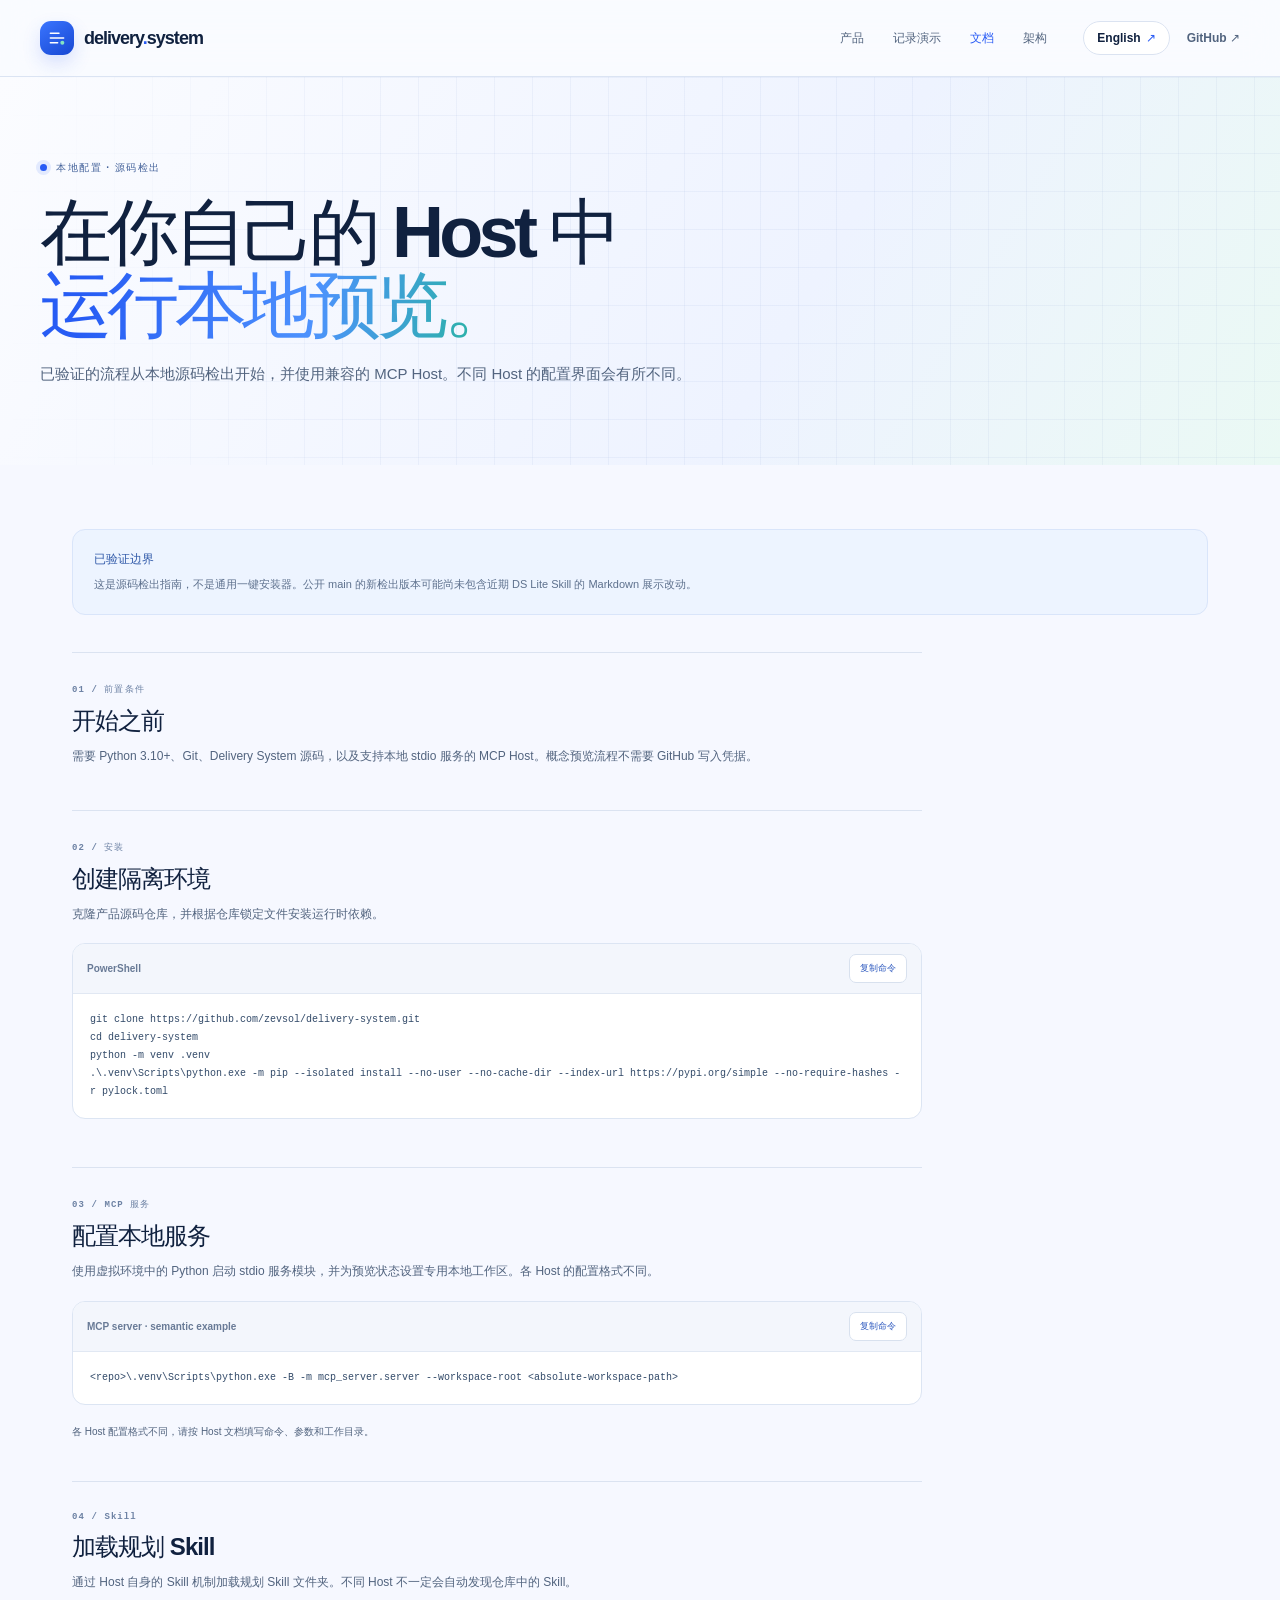
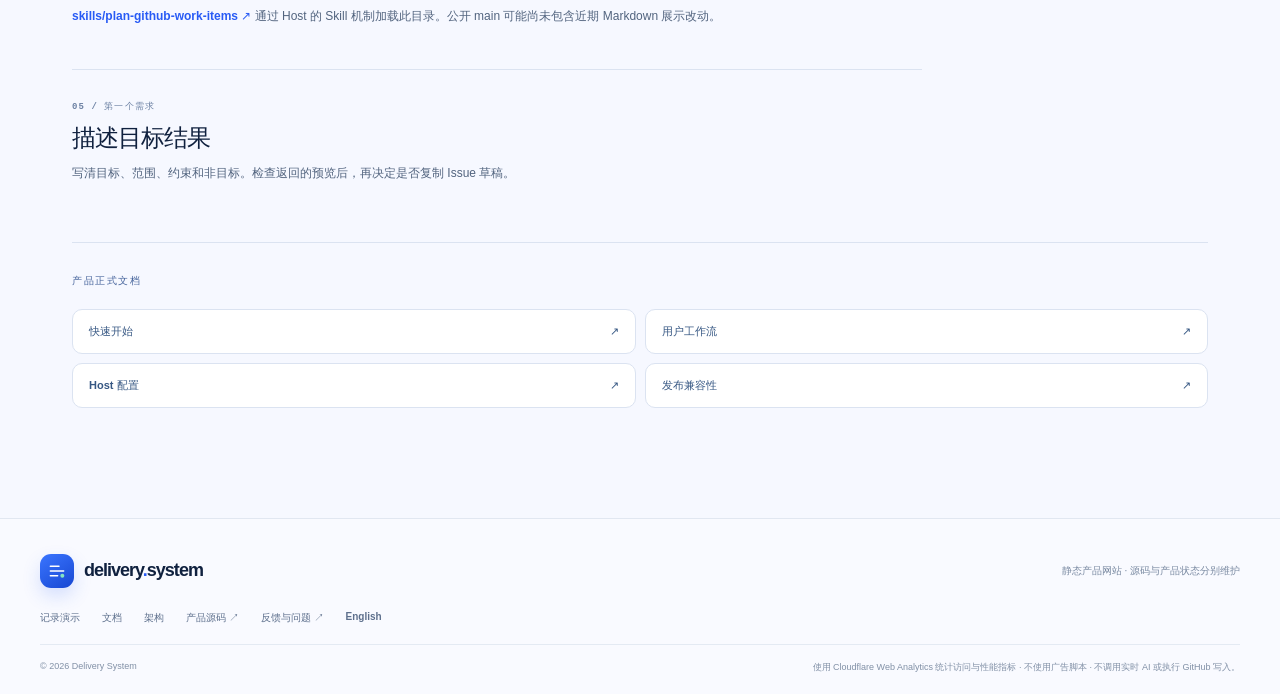
<file: zh/docs/index.html>
<!doctype html><html lang="zh"><head><meta charset="utf-8"><meta name="viewport" content="width=device-width, initial-scale=1"><meta name="theme-color" content="#f6f8ff"><title>文档 — Delivery System</title><meta name="description" content="根据当前 Delivery System 源码配置本地 stdio MCP 预览流程的简明指南。"><link rel="canonical" href="https://ds.zevsol.com/zh/docs/"><link rel="alternate" hreflang="en" href="https://ds.zevsol.com/docs/"><link rel="alternate" hreflang="zh" href="https://ds.zevsol.com/zh/docs/"><link rel="alternate" hreflang="x-default" href="https://ds.zevsol.com/docs/"><meta property="og:type" content="website"><meta property="og:site_name" content="Delivery System"><meta property="og:title" content="文档 — Delivery System"><meta property="og:description" content="根据当前 Delivery System 源码配置本地 stdio MCP 预览流程的简明指南。"><meta property="og:url" content="https://ds.zevsol.com/zh/docs/"><meta property="og:image" content="https://ds.zevsol.com/assets/og-preview.png"><meta property="og:locale" content="zh_CN"><meta name="twitter:card" content="summary_large_image"><link rel="icon" type="image/svg+xml" href="../../assets/favicon.svg"><link rel="stylesheet" href="../../assets/style.css"><script defer src="../../assets/site.js"></script></head><body class="lang-zh page-docs"><a class="skip-link" href="#main">跳转到正文</a><header class="site-header"><div class="nav-wrap"><a class="brand" href="../../zh/" aria-label="Delivery System"><span class="brand-mark" aria-hidden="true"><svg viewBox="0 0 36 36"><path d="M8 11h13M8 18h20M8 25h11"/><circle cx="26" cy="25" r="3"/></svg></span><span>delivery<span class="brand-dot">.</span>system</span></a><button class="menu-toggle" type="button" aria-label="打开导航" aria-expanded="false" aria-controls="site-nav"><span></span><span></span><span></span></button><nav id="site-nav" class="site-nav" aria-label="主导航"><a href="../../zh/" >产品</a><a href="../../zh/demo/" >记录演示</a><a href="../../zh/docs/" aria-current="page">文档</a><a href="../../zh/architecture/" >架构</a></nav><div class="header-actions"><a class="language-switch" href="/docs/" lang="en" aria-label="Switch language to English">English<span aria-hidden="true">↗</span></a><a class="github-link" href="https://github.com/zevsol/delivery-system" target="_blank" rel="noopener noreferrer">GitHub ↗</a></div></div></header><main id="main"><section class="subpage-hero"><div class="subpage-grid"></div><div class="subpage-inner"><p class="eyebrow"><span class="eyebrow-mark"></span>本地配置 · 源码检出</p><h1>在你自己的 Host 中<br><em>运行本地预览。</em></h1><p>已验证的流程从本地源码检出开始，并使用兼容的 MCP Host。不同 Host 的配置界面会有所不同。</p></div></section><section class="docs-content"><div class="docs-callout"><b>已验证边界</b><p>这是源码检出指南，不是通用一键安装器。公开 main 的新检出版本可能尚未包含近期 DS Lite Skill 的 Markdown 展示改动。</p></div><section class="guide-section"><div class="guide-index">01 / 前置条件</div><h2>开始之前</h2><p>需要 Python 3.10+、Git、Delivery System 源码，以及支持本地 stdio 服务的 MCP Host。概念预览流程不需要 GitHub 写入凭据。</p></section><section class="guide-section"><div class="guide-index">02 / 安装</div><h2>创建隔离环境</h2><p>克隆产品源码仓库，并根据仓库锁定文件安装运行时依赖。</p><div class="code-panel"><div class="code-head"><span>PowerShell</span><button type="button" class="copy-code" data-copy-target="clone-code" data-copied-label="已复制">复制命令</button></div><pre id="clone-code"><code>git clone https://github.com/zevsol/delivery-system.git
cd delivery-system
python -m venv .venv
.\.venv\Scripts\python.exe -m pip --isolated install --no-user --no-cache-dir --index-url https://pypi.org/simple --no-require-hashes -r pylock.toml</code></pre><span class="copy-status" data-copy-status></span></div></section><section class="guide-section"><div class="guide-index">03 / MCP 服务</div><h2>配置本地服务</h2><p>使用虚拟环境中的 Python 启动 stdio 服务模块，并为预览状态设置专用本地工作区。各 Host 的配置格式不同。</p><div class="code-panel"><div class="code-head"><span>MCP server · semantic example</span><button type="button" class="copy-code" data-copy-target="mcp-code" data-copied-label="已复制">复制命令</button></div><pre id="mcp-code"><code>&lt;repo&gt;\.venv\Scripts\python.exe -B -m mcp_server.server --workspace-root &lt;absolute-workspace-path&gt;</code></pre><span class="copy-status" data-copy-status></span></div><p class="muted-copy">各 Host 配置格式不同，请按 Host 文档填写命令、参数和工作目录。</p></section><section class="guide-section"><div class="guide-index">04 / Skill</div><h2>加载规划 Skill</h2><p>通过 Host 自身的 Skill 机制加载规划 Skill 文件夹。不同 Host 不一定会自动发现仓库中的 Skill。</p><p><a class="inline-link" href="https://github.com/zevsol/delivery-system/tree/main/skills/plan-github-work-items" target="_blank" rel="noopener noreferrer">skills/plan-github-work-items ↗</a> 通过 Host 的 Skill 机制加载此目录。公开 main 可能尚未包含近期 Markdown 展示改动。</p></section><section class="guide-section"><div class="guide-index">05 / 第一个需求</div><h2>描述目标结果</h2><p>写清目标、范围、约束和非目标。检查返回的预览后，再决定是否复制 Issue 草稿。</p></section><section class="formal-links"><p class="eyebrow">产品正式文档</p><div><a href="https://github.com/zevsol/delivery-system/blob/main/docs/getting-started.md" target="_blank" rel="noopener noreferrer">快速开始 <span aria-hidden="true">↗</span></a><a href="https://github.com/zevsol/delivery-system/blob/main/docs/user-workflow.md" target="_blank" rel="noopener noreferrer">用户工作流 <span aria-hidden="true">↗</span></a><a href="https://github.com/zevsol/delivery-system/blob/main/docs/host-configuration.md" target="_blank" rel="noopener noreferrer">Host 配置 <span aria-hidden="true">↗</span></a><a href="https://github.com/zevsol/delivery-system/blob/main/docs/release-compatibility.md" target="_blank" rel="noopener noreferrer">发布兼容性 <span aria-hidden="true">↗</span></a></div></section></section></main><footer class="site-footer"><div class="footer-top"><a class="brand" href="../../zh/"><span class="brand-mark" aria-hidden="true"><svg viewBox="0 0 36 36"><path d="M8 11h13M8 18h20M8 25h11"/><circle cx="26" cy="25" r="3"/></svg></span><span>delivery<span class="brand-dot">.</span>system</span></a><p>静态产品网站 · 源码与产品状态分别维护</p></div><div class="footer-links"><a href="../../zh/demo/">记录演示</a><a href="../../zh/docs/">文档</a><a href="../../zh/architecture/">架构</a><a href="https://github.com/zevsol/delivery-system" target="_blank" rel="noopener noreferrer">产品源码 ↗</a><a href="https://github.com/zevsol/delivery-system/issues" target="_blank" rel="noopener noreferrer">反馈与问题 ↗</a><a href="/docs/" lang="en">English</a></div><div class="footer-bottom"><span>© 2026 Delivery System</span><span>使用 Cloudflare Web Analytics 统计访问与性能指标 · 不使用广告脚本 · 不调用实时 AI 或执行 GitHub 写入。</span></div></footer></body></html>
</file>
<file: assets/style.css>
@charset "UTF-8";
:root{color-scheme:light;--ink:#10213f;--muted:#52647f;--soft:#7889a1;--blue:#285bf5;--blue2:#5688ff;--sky:#eaf1ff;--mint:#84e4c2;--warm:#ffbe83;--paper:#f6f8ff;--white:#fff;--line:#dbe3f1;--max:1200px;font-family:Inter,-apple-system,BlinkMacSystemFont,"Segoe UI","Microsoft YaHei UI",sans-serif;font-synthesis:none;scroll-behavior:smooth}
*{box-sizing:border-box}
html{scroll-padding-top:90px}
body{margin:0;background:var(--paper);color:var(--ink);-webkit-font-smoothing:antialiased;overflow-x:hidden}
a{color:inherit;text-decoration:none}
button{font:inherit}
button,a{-webkit-tap-highlight-color:transparent}
button:focus-visible,a:focus-visible{outline:3px solid #ff9a52;outline-offset:4px}
img,svg{vertical-align:middle}
.skip-link{position:absolute;z-index:80;top:-60px;left:16px;padding:12px 18px;background:var(--ink);color:#fff;border-radius:8px}
.skip-link:focus{top:12px}
.site-header{position:sticky;top:0;z-index:40;background:rgba(250,251,255,.9);backdrop-filter:blur(18px);border-bottom:1px solid rgba(210,221,239,.75)}
.nav-wrap{width:min(var(--max),calc(100% - 64px));height:76px;margin:auto;display:flex;align-items:center;gap:36px}
.brand{display:inline-flex;align-items:center;gap:10px;font-weight:850;letter-spacing:-.055em;font-size:18px;white-space:nowrap}
.brand-mark{width:34px;height:34px;border-radius:11px;display:grid;place-items:center;background:linear-gradient(145deg,#3a75ff,#1747d2);box-shadow:0 8px 18px #285bf52c}
.brand-mark svg{width:24px;fill:none;stroke:#fff;stroke-width:2.2;stroke-linecap:round}
.brand-mark circle{fill:var(--mint);stroke:none}
.brand-dot{color:var(--blue)}
.site-nav{display:flex;align-items:center;gap:29px;margin-left:auto}
.site-nav a,.header-actions a{font-size:12px;color:var(--muted);font-weight:690;transition:color .2s ease}
.site-nav a:hover,.site-nav a[aria-current=page],.header-actions a:hover{color:var(--blue)}
.header-actions{display:flex;align-items:center;gap:17px}
.language-switch{border:1px solid var(--line);border-radius:999px;padding:9px 13px;color:var(--ink)!important;background:#fff}
.language-switch span{color:var(--blue);margin-left:5px}
.github-link{white-space:nowrap}
.menu-toggle{display:none;border:1px solid var(--line);border-radius:10px;width:42px;height:40px;background:#fff;color:var(--ink);padding:10px}
.menu-toggle span{display:block;height:2px;background:currentColor;margin:4px 0;border-radius:2px}
.hero-section{min-height:650px;position:relative;overflow:hidden;padding:84px 0 34px;background:linear-gradient(120deg,#fbfcff 3%,#f1f5ff 50%,#e9f1ff 100%)}
.hero-grid-bg,.subpage-grid{position:absolute;inset:0;pointer-events:none;background-image:linear-gradient(rgba(68,104,179,.055) 1px,transparent 1px),linear-gradient(90deg,rgba(68,104,179,.055) 1px,transparent 1px);background-size:38px 38px;mask-image:linear-gradient(90deg,transparent,#000 45%,#000)}
.hero-glow{position:absolute;border-radius:50%;filter:blur(1px);pointer-events:none}
.hero-glow-a{width:510px;height:510px;right:4%;top:-170px;background:radial-gradient(circle,#cfe0ffb8,transparent 69%)}
.hero-glow-b{width:280px;height:280px;left:40%;bottom:-150px;background:radial-gradient(circle,#aff3d666,transparent 72%)}
.hero-inner{position:relative;width:min(var(--max),calc(100% - 64px));margin:auto;display:grid;grid-template-columns:1fr .92fr;align-items:center;gap:54px;z-index:1}
.hero-copy{max-width:640px}
.eyebrow{font-size:10px;line-height:1.6;letter-spacing:.15em;text-transform:uppercase;font-weight:850;color:#45639b;margin:0 0 20px}
.eyebrow-mark{display:inline-block;width:7px;height:7px;background:var(--blue);border-radius:50%;margin-right:9px;box-shadow:0 0 0 4px #285bf51c}
h1,h2,h3,p{margin-top:0}
.hero-copy h1,.subpage-inner h1{font-size:clamp(48px,6vw,82px);line-height:1.01;letter-spacing:-.065em;margin:0 0 24px;font-weight:790}
h1 em,.subpage-inner h1 em{font-style:normal;color:transparent;background:linear-gradient(100deg,#275cf4 10%,#4d92fd 58%,#24b994);background-clip:text;-webkit-background-clip:text}
.hero-lead{max-width:540px;font-size:16px;line-height:1.8;color:var(--muted);margin-bottom:27px}
.hero-actions{display:flex;align-items:center;gap:13px;flex-wrap:wrap}
.button{min-height:46px;padding:0 18px;display:inline-flex;align-items:center;justify-content:center;gap:19px;border:1px solid transparent;border-radius:12px;font-size:12px;font-weight:800;transition:transform .2s ease,box-shadow .2s ease,background .2s ease}
.button:hover{transform:translateY(-2px)}
.button-primary{color:#fff;background:linear-gradient(110deg,#275cf4,#4880ff);box-shadow:0 12px 25px #285bf52e}
.button-primary:hover{box-shadow:0 16px 28px #285bf544}
.button-quiet{color:var(--ink);background:rgba(255,255,255,.65);border-color:#d8e1f1}
.button-light{background:#fff;color:#1b4bd1}
.button-outline{background:#fff;border-color:var(--line);color:var(--ink)}
.button-small{min-height:38px;padding:0 12px;border-radius:9px;gap:8px;font-size:11px}
.hero-note{display:flex;align-items:center;gap:9px;font-size:11px;color:#63748c;margin:23px 0 0}
.mint-dot{display:inline-block;width:8px;height:8px;border-radius:50%;background:#37bd91;box-shadow:0 0 0 4px #37bd911c;flex:none}
.hero-art{height:430px;position:relative;display:grid;place-items:center;isolation:isolate}
.art-grid{position:absolute;inset:7% 1% 9%;background-image:radial-gradient(#6686c67d .8px,transparent .8px);background-size:17px 17px;mask-image:radial-gradient(ellipse,#000 20%,transparent 72%);z-index:-1}
.art-orbit{position:absolute;width:410px;height:300px;border:1px solid #8da9df55;border-radius:50%;transform:rotate(-19deg)}
.hero-stack{width:330px;height:300px;position:relative;perspective:1000px;transform:rotate(-5deg)}
.stack-back,.stack-mid,.stack-front{position:absolute;border:1px solid #d9e3f3;border-radius:18px;box-shadow:0 24px 55px #2a47751b}
.stack-back{inset:23px -22px -13px 25px;background:#dfeaff;transform:rotate(8deg)}
.stack-mid{inset:10px -10px -5px 13px;background:linear-gradient(135deg,#f4f7ff,#e7f0ff);transform:rotate(4deg)}
.stack-front{inset:0;background:linear-gradient(160deg,#fff,#f8fbff);padding:18px 20px;transform:translateZ(24px)}
.mock-window{height:29px;display:flex;align-items:center;gap:5px;border-bottom:1px solid #e5ebf5;margin:-2px -2px 20px}
.mock-window i{width:6px;height:6px;background:#ffbd82;border-radius:50%}.mock-window i:nth-child(2){background:#96e0be}.mock-window i:nth-child(3){background:#9eb8f4}
.mock-window span{font:9px ui-monospace,monospace;color:#8390a5;margin-left:8px}
.mock-label{font-size:10px;font-weight:850;letter-spacing:.12em;color:#5470a2;margin-bottom:10px}
.mock-line{width:64%;height:7px;border-radius:6px;background:#dae4f6;margin:9px 0}.mock-line.wide{width:91%;height:12px;background:#b8cbf2}
.mock-check{font-size:11px;color:#495d7d;padding:9px 0;border-bottom:1px solid #edf1f8}.mock-check b{color:#2ba57d;margin-right:8px}
.mock-footer{font-size:9px;color:#55709b;display:flex;align-items:center;gap:8px;margin-top:16px}.mock-footer span:last-child{margin-left:auto;letter-spacing:.08em}
.float-tag{position:absolute;z-index:3;padding:9px 12px;background:#ffffffeb;border:1px solid #dce5f3;border-radius:10px;box-shadow:0 12px 25px #264c8318;font:800 9px ui-monospace,monospace;color:var(--blue)}
.float-tag span{color:#61738f;margin-left:6px;letter-spacing:.06em}
.tag-intent{left:2%;top:17%}.tag-preview{right:3%;top:30%}.tag-markdown{left:5%;bottom:19%}
.art-connector{position:absolute;width:85px;height:35px;border-top:1px solid #4d83fb;border-radius:50%;opacity:.72}
.connector-one{left:18%;top:31%;transform:rotate(27deg)}.connector-two{right:17%;bottom:28%;transform:rotate(155deg)}
.art-caption{position:absolute;right:1%;bottom:5%;font:800 8px ui-monospace,monospace;letter-spacing:.14em;color:#8091ad}
.hero-bottom{width:min(var(--max),calc(100% - 64px));margin:48px auto 0;display:flex;justify-content:space-between;border-top:1px solid #cfdaed;padding-top:16px;color:#7484a0;font:800 9px ui-monospace,monospace;letter-spacing:.12em}
.hero-bottom i{font-style:normal;color:var(--blue);padding:0 8px}
.story-section{padding:112px max(32px,calc((100% - var(--max))/2)) 120px;background:#fff;position:relative}
.section-heading{max-width:650px;margin:0 0 63px}
.section-heading h2,.trust-copy h2{font-size:clamp(39px,5vw,62px);letter-spacing:-.06em;line-height:1.06;margin:0 0 17px}
.section-heading>p:last-child,.trust-copy>p:not(.eyebrow){font-size:14px;line-height:1.8;color:var(--muted);max-width:620px}
.story-layout{display:grid;grid-template-columns:minmax(0,.82fr) minmax(0,1.18fr);gap:65px;align-items:start;position:relative}
.story-steps{position:relative}
.story-steps:before{content:"";position:absolute;left:24px;top:27px;bottom:40px;width:1px;background:linear-gradient(var(--blue),#b6c7e8 55%,#edf1f8)}
.story-stop{position:relative;display:grid;grid-template-columns:50px minmax(0,1fr) auto;align-items:start;gap:18px;width:100%;min-height:164px;padding:10px 12px 28px;border:1px solid transparent;border-radius:16px;background:transparent;color:inherit;text-align:left;font:inherit;cursor:pointer;scroll-margin-block:125px 35px;transition:background .2s,border-color .2s}
.story-stop:hover{background:#f8faff}
.story-stop:focus-visible{outline:3px solid #ff9a52;outline-offset:2px}
.story-stop[aria-current=step]{background:#f8faff;border-color:#e2eafb}
.story-index{width:49px;height:49px;border-radius:16px;background:#eef3ff;color:#496aa9;display:grid;place-items:center;font:850 11px ui-monospace,monospace;border:1px solid #dbe5f7;z-index:1;transition:background .25s,color .25s,transform .25s}
.story-stop[aria-current=step] .story-index{background:linear-gradient(135deg,#2b5cf2,#5486ff);color:#fff;transform:scale(1.06);box-shadow:0 10px 22px #285bf52e}
.story-copy{display:grid;gap:7px;min-width:0}
.story-title{font-size:22px;font-weight:780;letter-spacing:-.035em;line-height:1.25}
.story-description{font-size:13px;line-height:1.8;color:var(--muted)}
.step-status{display:inline-flex;align-items:center;font-size:10px;font-weight:800;color:#247f67;background:#e8f8f2;border-radius:99px;padding:6px 9px}
.step-activate{align-self:center;color:var(--blue);font-size:11px;font-weight:850;white-space:nowrap}
.step-activate span{margin-left:5px}
.product-panel{position:sticky;top:112px;padding:27px;background:linear-gradient(145deg,#fff,#f5f8ff);border:1px solid #dae4f5;border-radius:22px;box-shadow:0 24px 65px #193c7217;min-height:430px;overflow-x:hidden;overflow-y:auto;scroll-margin-top:88px}
.product-panel:before{content:"";position:absolute;width:250px;height:250px;right:-155px;top:-150px;border-radius:50%;background:#dce8ff;filter:blur(1px);pointer-events:none}
.panel-top,.panel-foot{display:flex;justify-content:space-between;align-items:center;gap:12px;font:800 9px ui-monospace,monospace;letter-spacing:.1em;color:#7183a0}
.panel-count{font-variant-numeric:tabular-nums;color:var(--blue)}
.product-panel h3{font-size:27px;letter-spacing:-.05em;margin:23px 0 8px}
.panel-description{font-size:12px;color:var(--muted);line-height:1.75;max-width:520px;margin-bottom:18px}
.panel-progress{height:3px;border-radius:10px;background:#e0e8f5;margin-bottom:22px;overflow:hidden}
.panel-progress span{display:block;height:100%;width:33.333%;background:linear-gradient(90deg,var(--blue),#2bc59b);transition:width .45s cubic-bezier(.2,.7,.2,1)}
.intent-card,.scope-card,.draft-card{border:1px solid #e0e8f4;background:#fff;border-radius:15px;padding:19px;box-shadow:0 9px 23px #193c7209;animation:panel-shift .32s ease both}
@keyframes panel-shift{from{opacity:.55;transform:translateY(8px)}to{opacity:1;transform:translateY(0)}}
.panel-overline{font:850 9px ui-monospace,monospace;letter-spacing:.12em;color:#6a7fa3}
.intent-card>p{font-size:14px;line-height:1.8;margin:13px 0 16px;color:#263b5d}
.tag-row{display:flex;flex-wrap:wrap;gap:7px}
.tag-row span{font-size:9px;font-weight:750;color:#52709d;background:#f0f4fc;border:1px solid #e0e8f4;border-radius:99px;padding:6px 9px}
.scope-card ul{list-style:none;padding:4px 0 0;margin:0}
.scope-card li{padding:10px 0;border-bottom:1px solid #edf1f7;font-size:11px;color:#4b607f}
.scope-card li span{color:#2ba57d;font-weight:900;margin-right:9px}
.receipt-chip{display:flex;align-items:center;gap:9px;margin-top:15px;padding:9px 11px;background:#f3f7ff;border-radius:9px;font-size:9px;color:#637794}
.receipt-chip b{color:#274ea4}
.draft-head{display:flex;align-items:center;gap:10px;font:800 9px ui-monospace,monospace;letter-spacing:.09em;color:#637594;border-bottom:1px solid #e8edf6;padding-bottom:11px}
.file-chip{background:#e9efff;color:#315fce;font:900 9px ui-monospace,monospace;padding:6px 7px;border-radius:6px}
.live-dot{margin-left:auto;width:7px;height:7px;border-radius:50%;background:#41c395;box-shadow:0 0 0 4px #41c39520}
.draft-card pre{white-space:pre-wrap;overflow-wrap:anywhere;font:10px/1.8 ui-monospace,Consolas,monospace;color:#465b7b;margin:13px 0}
.draft-card small{font-size:9px;color:#7587a1}
.panel-foot{border-top:1px solid #e4eaf4;margin-top:18px;padding-top:15px;letter-spacing:.06em}
.panel-foot i{display:inline-block;vertical-align:middle;margin-right:5px;width:6px;height:6px}
.trust-section{display:grid;grid-template-columns:.82fr 1.18fr;gap:74px;padding:115px max(32px,calc((100% - var(--max))/2));background:linear-gradient(120deg,#eef3ff,#f8fbff 65%,#effbf7)}
.trust-copy h2{font-size:clamp(39px,4.8vw,58px)}
.trust-copy>p:not(.eyebrow){margin-bottom:22px}
.text-link,.inline-link{color:var(--blue);font-size:12px;font-weight:850}
.text-link:hover,.inline-link:hover{text-decoration:underline;text-underline-offset:4px}
.trust-cards{display:grid;grid-template-columns:repeat(3,1fr);gap:12px;align-self:center}
.trust-card{min-height:200px;background:#ffffffbd;border:1px solid #dbe4f2;border-radius:16px;padding:19px 17px;box-shadow:0 12px 30px #294d7b0c}
.trust-card>span{display:grid;place-items:center;width:31px;height:31px;background:#e6edff;color:var(--blue);border-radius:10px;font:850 9px ui-monospace,monospace}
.trust-card h3{font-size:14px;line-height:1.35;margin:20px 0 8px;letter-spacing:-.02em}
.trust-card p{font-size:10px;line-height:1.75;color:var(--muted);margin:0}
.closing-band{padding:53px max(32px,calc((100% - var(--max))/2));display:flex;align-items:center;justify-content:space-between;gap:30px;background:linear-gradient(110deg,#173fae,#2e62ed 62%,#4287fa);color:#fff;position:relative;overflow:hidden}
.closing-band:after{content:"";position:absolute;width:480px;height:480px;right:15%;top:-360px;border:1px solid #ffffff35;border-radius:50%;box-shadow:0 0 0 38px #ffffff0b,0 0 0 80px #ffffff08}
.closing-band .eyebrow{color:#c8d8ff;margin-bottom:9px}.closing-band h2{font-size:28px;letter-spacing:-.04em;margin:0}
.closing-band .button{position:relative;z-index:1}
.site-footer{background:#f9faff;padding:35px max(32px,calc((100% - var(--max))/2)) 20px;border-top:1px solid #e1e7f1}
.footer-top{display:flex;justify-content:space-between;align-items:center;gap:20px;padding-bottom:23px}
.footer-top p{font-size:10px;color:#7888a0;margin:0}
.footer-links{display:flex;gap:22px;flex-wrap:wrap;border-bottom:1px solid #e4eaf3;padding-bottom:19px}
.footer-links a{font-size:10px;color:#5e708d;font-weight:700}
.footer-links a:hover{color:var(--blue)}
.footer-bottom{display:flex;justify-content:space-between;gap:18px;padding-top:16px;color:#8190a6;font-size:9px}
.subpage-hero{position:relative;overflow:hidden;padding:83px 32px 78px;background:linear-gradient(120deg,#fbfcff,#eef3ff 62%,#eaf9f4)}
.subpage-grid{mask-image:linear-gradient(90deg,transparent,#000 28%,#000)}
.subpage-inner{position:relative;max-width:var(--max);margin:auto}
.subpage-inner h1{font-size:clamp(46px,6vw,72px);max-width:800px;margin-bottom:19px}
.subpage-inner>p:last-child{font-size:15px;line-height:1.8;color:var(--muted);max-width:700px;margin:0}
.demo-hero{background:linear-gradient(120deg,#fbfcff,#edf3ff 68%,#e8fbf3)}
.demo-content,.docs-content,.architecture-content{max-width:var(--max);margin:auto;padding:64px 32px 110px}
.metric-grid{display:grid;grid-template-columns:repeat(6,1fr);gap:10px;margin:-10px 0 29px}
.metric{background:#fff;border:1px solid var(--line);border-radius:13px;padding:15px 14px;min-width:0}
.metric span{display:block;color:#7687a1;font-size:8px;font-weight:850;letter-spacing:.1em;margin-bottom:8px}
.metric strong{display:block;color:#23417c;font:750 11px ui-monospace,monospace;overflow-wrap:anywhere}
.demo-workspace{background:#fff;border:1px solid var(--line);border-radius:19px;box-shadow:0 20px 48px #243f7010;overflow:hidden}
.demo-tabs{display:flex;gap:4px;padding:12px 14px;background:#f4f7fd;border-bottom:1px solid var(--line)}
.demo-tab{border:0;background:transparent;color:#6b7c96;padding:11px 14px;border-radius:9px;font-size:11px;font-weight:800;cursor:pointer}
.demo-tab[aria-selected=true]{background:#fff;color:var(--blue);box-shadow:0 3px 12px #18396713}
.demo-stage{padding:31px}
.demo-stage-panel[hidden]{display:none}
.stage-heading{max-width:760px}
.stage-heading .eyebrow{margin-bottom:10px}
.stage-heading h2{font-size:30px;letter-spacing:-.05em;margin:0 0 10px}
.stage-heading>p:last-child{font-size:13px;line-height:1.8;color:var(--muted);margin:10px 0 20px}
.demo-stage blockquote{margin:23px 0;padding:21px 23px;border-left:3px solid var(--blue);background:#f5f8ff;border-radius:0 12px 12px 0;color:#2c466c;font-size:14px;line-height:1.85}
.boundary-note{padding:13px 15px;border:1px solid #dbe8f3;border-radius:10px;background:#f6fbff;color:#536985;font-size:10px;line-height:1.7}
.receipt-grid{display:grid;grid-template-columns:repeat(3,1fr);gap:10px;margin:20px 0}
.receipt-grid>div{padding:14px;background:#f7f9fd;border:1px solid #e7edf6;border-radius:10px;min-width:0}
.receipt-grid dt{font-size:9px;color:#71829b;font-weight:750;margin-bottom:8px}
.receipt-grid dd{font:750 11px ui-monospace,monospace;color:#294a8b;margin:0;overflow-wrap:anywhere}
.translation-badge{display:inline-flex;background:#fff3e7;border:1px solid #ffdfbc;color:#9a5c1b;border-radius:99px;padding:7px 10px;font-size:9px;font-weight:850;letter-spacing:.05em}
.markdown-toolbar{display:flex;align-items:center;gap:10px;flex-wrap:wrap;padding:11px;background:#f5f7fc;border:1px solid #e4eaf3;border-radius:12px;margin-top:18px;font-size:10px;font-weight:750;color:#526781}
.toolbar-spacer{flex:1}
.markdown-source{white-space:pre-wrap;overflow-wrap:anywhere;max-height:600px;overflow:auto;margin:12px 0 8px;padding:20px;background:#fbfcff;border:1px solid #e4eaf4;border-radius:12px;color:#324965;font:11px/1.8 ui-monospace,Consolas,monospace}
.copy-status{min-height:18px;color:#557269;font-size:10px;margin:6px 0}
.demo-disclaimer{margin:16px 0 0;color:#697b93;font-size:10px;text-align:center}
.docs-callout{padding:19px 21px;border-radius:13px;background:#edf4ff;border:1px solid #d9e5fa;margin-bottom:37px}
.docs-callout b{font-size:12px;color:#315aa9}
.docs-callout p{font-size:11px;line-height:1.8;color:#5d708d;margin:7px 0 0}
.guide-section{padding:30px 0;border-top:1px solid var(--line);max-width:850px}
.guide-index{font:850 9px ui-monospace,monospace;letter-spacing:.12em;color:#6d82a4}
.guide-section h2{font-size:24px;letter-spacing:-.04em;margin:9px 0}
.guide-section>p{font-size:12px;line-height:1.8;color:var(--muted);max-width:740px}
.code-panel{border:1px solid #dce5f3;border-radius:13px;overflow:hidden;background:#fff;margin:18px 0}
.code-head{display:flex;justify-content:space-between;align-items:center;padding:10px 14px;background:#f3f6fc;border-bottom:1px solid #e1e8f3;color:#687a96;font-size:10px;font-weight:800}
.copy-code{background:#fff;border:1px solid #d8e1ee;border-radius:7px;padding:7px 10px;color:#315cc0;font-size:9px;font-weight:850;cursor:pointer}
.code-panel pre{white-space:pre-wrap;overflow-wrap:anywhere;padding:17px;margin:0;font:10px/1.8 ui-monospace,Consolas,monospace;color:#314968}
.muted-copy{font-size:10px!important}
.formal-links{border-top:1px solid var(--line);padding-top:30px;margin-top:15px}
.formal-links>div{display:grid;grid-template-columns:repeat(2,1fr);gap:9px}
.formal-links a{display:flex;justify-content:space-between;align-items:center;padding:14px 16px;background:#fff;border:1px solid var(--line);border-radius:10px;color:#365783;font-size:11px;font-weight:750}
.formal-links a:hover{border-color:#8aabf2;color:var(--blue)}
.architecture-flow{display:grid;grid-template-columns:repeat(4,1fr);gap:12px;position:relative}
.architecture-flow:before{content:"";position:absolute;left:8%;right:8%;top:21px;border-top:1px dashed #a9bce0}
.arch-step{position:relative;background:#fff;border:1px solid var(--line);border-radius:15px;padding:18px 16px;box-shadow:0 10px 28px #1636630c}
.arch-step>span{display:inline-flex;padding:7px 9px;background:#edf3ff;border-radius:99px;color:#4667a2;font:850 8px ui-monospace,monospace;position:relative}
.arch-step h2{font-size:20px;letter-spacing:-.04em;margin:20px 0 8px}
.arch-step p{font-size:11px;line-height:1.75;color:#586d89;min-height:60px}
.arch-step small{display:block;border-top:1px solid #e8edf5;padding-top:12px;color:#527564;font-size:9px;line-height:1.65}
.arch-step:last-child{background:linear-gradient(145deg,#fff8f0,#fff)}
.arch-step:last-child>span{background:#fff0e0;color:#9a6328}
.arch-step:last-child small{color:#9a6328}
.arch-statement{display:flex;align-items:center;gap:13px;background:#edf8f4;border:1px solid #d6eee4;border-radius:12px;padding:16px 18px;margin:22px 0 45px}
.arch-statement p{font-size:11px;color:#477461;margin:0;line-height:1.7}
.status-panel{max-width:850px;margin:0 auto 39px;background:#fff;border:1px solid var(--line);border-radius:16px;padding:22px}
.status-panel>.eyebrow{margin-bottom:10px}
.status-row{display:grid;grid-template-columns:.65fr 1.35fr;gap:18px;padding:13px 0;border-top:1px solid #edf1f7;font-size:11px}
.status-row strong{color:#2f4f85}.status-row span{color:#60728a}
.architecture-links{display:flex;gap:12px;flex-wrap:wrap;justify-content:center}
@media(max-width:1000px){.nav-wrap{gap:21px}.site-nav{gap:17px}.hero-inner{gap:20px;grid-template-columns:1.05fr .95fr}.hero-copy h1{font-size:64px}.story-layout,.trust-section{gap:26px}.story-layout{grid-template-columns:minmax(0,.9fr) minmax(0,1.1fr)}.story-stop{grid-template-columns:43px minmax(0,1fr);gap:12px;min-height:156px;padding:9px 8px 23px}.story-index{width:43px;height:43px;border-radius:14px}.story-title{font-size:19px}.story-description{font-size:12px}.step-activate{grid-column:2;align-self:start}.product-panel{top:88px;max-height:calc(100vh - 112px);min-height:0;padding:21px}.trust-cards{grid-template-columns:1fr}.trust-card{min-height:0}.architecture-flow{grid-template-columns:repeat(2,1fr)}.architecture-flow:before{display:none}}
@media(max-width:760px){.nav-wrap{width:calc(100% - 36px);height:66px;gap:13px}.brand{font-size:16px}.menu-toggle{display:block;margin-left:auto;order:3}.header-actions{order:2;gap:8px}.github-link{display:none}.site-nav{display:none;position:absolute;top:65px;left:0;right:0;padding:14px 20px 19px;background:#fbfcff;border-bottom:1px solid var(--line);box-shadow:0 15px 22px #142a4b12;align-items:stretch;gap:0}.site-nav.is-open{display:flex;flex-direction:column}.site-nav a{padding:13px 5px;border-bottom:1px solid #edf1f7}.hero-section{padding:58px 0 23px;min-height:auto}.hero-glow-a{left:50%;right:auto;transform:translateX(-50%);width:min(510px,100vw)}.hero-inner{width:calc(100% - 38px);grid-template-columns:1fr;gap:5px}.hero-copy h1{font-size:clamp(48px,10vw,69px)}.hero-lead{font-size:14px}.hero-art{height:345px}.hero-stack{transform:scale(.88) rotate(-5deg)}.art-orbit{width:320px;height:240px}.hero-bottom{width:calc(100% - 38px);margin-top:20px}.story-section{padding:78px 20px 80px}.section-heading{margin-bottom:36px}.section-heading h2,.trust-copy h2{font-size:42px}.story-layout{display:flex;flex-direction:column;gap:22px}.story-steps{width:100%}.story-stop{grid-template-columns:43px minmax(0,1fr);gap:13px;width:100%;min-height:126px;padding:12px 8px 23px;scroll-margin-block:88px}.step-activate{grid-column:2;align-self:start}.story-steps:before{left:21px}.story-index{width:43px;height:43px;border-radius:14px}.story-title{font-size:19px}.story-description{font-size:12px}.product-panel{position:relative;top:auto;width:100%;min-height:0;max-height:none;overflow:visible;padding:20px;z-index:auto}.product-panel:before{right:8px;top:-80px;width:150px;height:150px}.product-panel h3{font-size:23px;margin-top:16px}.intent-card,.scope-card,.draft-card{padding:15px}.trust-section{grid-template-columns:1fr;gap:27px;padding:78px 20px}.trust-cards{grid-template-columns:1fr 1fr}.trust-card{padding:15px}.trust-card h3{margin-top:14px}.closing-band{padding:38px 20px;align-items:flex-start;flex-direction:column}.closing-band h2{font-size:24px}.site-footer{padding:28px 20px 17px}.footer-top{align-items:flex-start;flex-direction:column;gap:10px}.footer-links{gap:13px 18px}.footer-bottom{flex-direction:column;gap:7px}.subpage-hero{padding:62px 20px 55px}.subpage-inner h1{font-size:clamp(43px,10vw,62px)}.subpage-inner>p:last-child{font-size:13px}.demo-content,.docs-content,.architecture-content{padding:35px 18px 75px}.metric-grid{grid-template-columns:repeat(2,1fr);gap:8px;margin:0 0 16px}.metric{padding:12px}.demo-tabs{overflow:auto;scrollbar-width:thin}.demo-tab{white-space:nowrap;padding:10px}.demo-stage{padding:19px}.stage-heading h2{font-size:25px}.receipt-grid{grid-template-columns:repeat(2,1fr)}.markdown-toolbar{gap:7px}.markdown-toolbar .toolbar-spacer{display:none}.markdown-source{font-size:10px;padding:14px}.formal-links>div{grid-template-columns:1fr}.architecture-flow{grid-template-columns:1fr}.arch-step p{min-height:0}.status-panel{padding:17px}.status-row{grid-template-columns:1fr;gap:6px}.architecture-links{align-items:stretch;flex-direction:column}.architecture-links .button{width:100%}}
@media(max-width:430px){.hero-copy h1{font-size:46px}.hero-art{height:300px}.hero-stack{transform:scale(.76) rotate(-5deg)}.float-tag{font-size:8px;padding:7px 9px}.tag-intent{left:0}.tag-preview{right:0}.hero-note{font-size:9px}.button{gap:12px;padding:0 13px}.hero-actions{gap:8px}.story-section{padding-inline:16px}.trust-cards{grid-template-columns:1fr}.trust-card{display:grid;grid-template-columns:35px 1fr;column-gap:12px}.trust-card>span{grid-row:span 2}.trust-card h3{margin:0 0 5px}.trust-card p{grid-column:2}.demo-stage{padding:15px}.markdown-toolbar>span:nth-child(2){max-width:105px;overflow-wrap:anywhere}.metric strong{font-size:10px}}
@media(prefers-reduced-motion:reduce){html{scroll-behavior:auto}*,*:before,*:after{animation-duration:.01ms!important;animation-iteration-count:1!important;transition-duration:.01ms!important;scroll-behavior:auto!important}}
/* V2.1: recorded product detail and handoff */
.hero-copy h1{font-size:clamp(56px,5vw,70px);max-width:720px;line-height:1.04}
.hero-inner{grid-template-columns:1.08fr .92fr;gap:40px}
.story-steps:before{background:linear-gradient(to bottom,var(--blue) 0,var(--blue) var(--stage-progress,33.333%),#cbd8ec var(--stage-progress,33.333%),#edf1f8 100%);transition:background .35s ease}
.product-panel{max-height:calc(100vh - 136px);overflow-y:auto;overscroll-behavior:contain;scrollbar-color:#bfcee5 transparent;scrollbar-width:thin}
.product-panel:before{position:absolute;float:none;margin:0}
.work-item-heading{padding:13px 14px 15px;margin:-2px -2px 12px;background:linear-gradient(115deg,#f4f7ff,#fff);border:1px solid #e6edf8;border-radius:11px}
.work-item-heading h4{font-size:17px;line-height:1.35;letter-spacing:-.035em;margin:10px 0 0;color:#18325e}
.preview-groups{display:grid;gap:6px}
.preview-groups details{border:1px solid #e5ebf4;border-radius:9px;background:#fff}
.preview-groups summary{display:flex;align-items:center;justify-content:space-between;gap:12px;min-height:39px;padding:8px 11px;cursor:pointer;list-style:none;font-size:11px;font-weight:760;color:#314b74}
.preview-groups summary::-webkit-details-marker{display:none}
.preview-groups summary:after{content:"+";color:var(--blue);font-size:15px;font-weight:600;margin-left:auto}
.preview-groups details[open] summary:after{content:"−"}
.preview-groups summary b{min-width:22px;height:22px;display:grid;place-items:center;border-radius:7px;background:#edf2ff;color:#315fce;font:800 9px ui-monospace,monospace}
.preview-groups details ul{list-style:none;margin:0;padding:0 12px 10px}
.preview-groups details li{padding:7px 0;border-top:1px solid #f0f3f8;color:#536681;font-size:10px;line-height:1.55}
.preview-groups details li:before{content:"·";color:#7486a1;font-weight:900;margin-right:8px}
.preview-groups summary:focus-visible{outline:3px solid #ff9a52;outline-offset:2px;border-radius:8px}
.excerpt-label{display:block;margin-top:13px;color:#52647f!important;font-size:9px!important;font-weight:750;line-height:1.55}
.draft-card pre{max-height:300px;overflow:auto;background:#f7f9fd;border:1px solid #e6edf6;border-radius:9px;padding:12px;color:#344c70;font-size:10px}
.capability-section{display:grid;grid-template-columns:.78fr 1.22fr;gap:65px;padding:88px max(32px,calc((100% - var(--max))/2));background:linear-gradient(120deg,#f1f5ff,#f9fbff 63%,#f1fbf7);border-top:1px solid #e7edf7}
.capability-intro h2{font-size:clamp(32px,4vw,48px);line-height:1.08;letter-spacing:-.055em;margin:0 0 14px}
.capability-intro>p:last-child{font-size:13px;line-height:1.75;color:var(--muted);max-width:400px}
.capability-columns{display:grid;grid-template-columns:1fr 1fr;gap:27px}
.capability-columns section{border-top:2px solid #2c65eb;padding-top:13px}
.capability-columns section+section{border-color:#99a9c2}
.capability-columns h3{font-size:11px;letter-spacing:.12em;text-transform:uppercase;color:#315bb2;margin:0 0 9px}
.capability-columns section+section h3{color:#596c88}
.capability-columns ul{list-style:none;padding:0;margin:0}
.capability-columns li{display:grid;grid-template-columns:16px 1fr;gap:8px;padding:8px 0;border-bottom:1px solid #e4eaf3;color:#354a68;font-size:11px;line-height:1.5}
.capability-columns li span{font-weight:850;color:#229675}
.capability-columns section+section li span{color:#8492a7}
.closing-band{display:grid;grid-template-columns:.85fr 1.15fr;align-items:center;gap:56px;padding:72px max(32px,calc((100% - var(--max))/2));background:linear-gradient(120deg,#e8efff,#f6f9ff 58%,#eaf8f3);color:var(--ink);border-top:1px solid #dde7f5}
.closing-band:after{display:none}
.handoff-copy .eyebrow{color:#45639b}
.handoff-copy h2{font-size:clamp(32px,4vw,49px);line-height:1.08;letter-spacing:-.055em;margin:0 0 13px}
.handoff-copy>p:not(.eyebrow){max-width:450px;color:var(--muted);font-size:13px;line-height:1.75;margin-bottom:22px}
.handoff-document{position:relative;padding:20px 22px 17px;background:#fff;border:1px solid #dce5f3;border-radius:15px;box-shadow:0 20px 48px #1b427514;transform:rotate(-.7deg)}
.handoff-bar{display:flex;align-items:center;gap:10px;padding-bottom:12px;border-bottom:1px solid #e9eef6;color:#647895;font:750 9px ui-monospace,monospace;letter-spacing:.08em}
.handoff-dot{margin-left:auto;width:7px;height:7px;border-radius:50%;background:#35b98d;box-shadow:0 0 0 4px #35b98d20}
.handoff-document>strong{display:block;font-size:15px;line-height:1.4;color:#203b67;margin-top:17px;letter-spacing:-.025em}
.handoff-document pre{max-height:210px;overflow:auto;margin:9px 0 0;padding:12px 13px;background:#f7f9fd;border:1px solid #e7edf6;border-radius:9px;color:#465b7b;font:10px/1.65 ui-monospace,Consolas,monospace;white-space:pre-wrap;overflow-wrap:anywhere}
@media(max-width:1000px){.hero-copy h1{font-size:58px}.hero-inner{grid-template-columns:1.05fr .95fr}.capability-section{grid-template-columns:1fr;gap:20px}.closing-band{gap:30px}}
@media(max-width:850px){.hero-inner{grid-template-columns:1fr;gap:0}.hero-copy{max-width:700px}.hero-copy h1{font-size:clamp(54px,7.5vw,66px)}.hero-art{height:280px}.hero-section{padding-top:55px}}

/* V2.2 recorded demo: outcome first, contract and receipt details on demand. */
.outcome-summary{display:grid;grid-template-columns:minmax(300px,.9fr) minmax(0,1.1fr);align-items:stretch;gap:20px;margin:0 0 25px;padding:20px 22px;background:linear-gradient(115deg,#f0f5ff,#fbfcff 66%,#effaf6);border:1px solid #dfe8f6;border-radius:17px}
.outcome-lead{display:flex;align-items:flex-start;gap:14px;min-width:0}
.outcome-lead>.file-chip{display:grid;place-items:center;flex:none;width:39px;height:39px;padding:0;border-radius:12px;font-size:12px}
.outcome-lead>div{display:grid;gap:5px;min-width:0}
.outcome-lead strong{font-size:15px;line-height:1.35;color:#1d3a69}
.outcome-lead span{font-size:12px;font-weight:700;line-height:1.5;color:#34517c;overflow-wrap:anywhere}
.outcome-lead small{font-size:10px;line-height:1.5;color:#63748c}
.outcome-counts{display:grid;grid-template-columns:repeat(4,minmax(0,1fr));gap:8px;align-items:center}
.outcome-counts>div{display:grid;gap:4px;padding:9px 10px;border-left:1px solid #d9e3f2}
.outcome-counts strong{font:750 21px/1 ui-monospace,Consolas,monospace;color:#2860d5}
.outcome-counts span{font-size:9px;line-height:1.4;font-weight:700;color:#556984}
.demo-tabs{flex-wrap:wrap}
.planned-item{padding:22px;border:1px solid #e1e9f5;border-radius:14px;background:linear-gradient(150deg,#fbfcff,#fff 50%)}
.planned-item>h3{margin:14px 0 20px;font-size:clamp(21px,2.6vw,30px);letter-spacing:-.04em;line-height:1.22;color:#1e3c6c}
.planned-item>h4,.relation-note h4{margin:0 0 7px;font-size:11px;letter-spacing:.08em;text-transform:uppercase;color:#42639e}
.planned-item>p{max-width:850px;margin:0 0 20px;color:#415775;font-size:13px;line-height:1.75}
.item-fields{display:grid;grid-template-columns:1fr 1fr;gap:8px}
.item-field{min-width:0;border:1px solid #e5ebf4;border-radius:10px;background:#fff}
.item-field summary{display:flex;justify-content:space-between;align-items:center;gap:12px;min-height:46px;padding:10px 13px;cursor:pointer;color:#314b74;font-size:11px;font-weight:760;list-style:none}
.item-field summary::-webkit-details-marker{display:none}
.item-field summary:after{content:"+";margin-left:auto;color:#2860d5;font-size:16px}
.item-field[open] summary:after{content:"−"}
.item-field summary span{display:grid;place-items:center;min-width:24px;height:24px;border-radius:7px;background:#edf2ff;color:#315fce;font:800 10px ui-monospace,monospace}
.item-field summary:focus-visible,.level-node summary:focus-visible,.technical-details summary:focus-visible{outline:3px solid #ff9a52;outline-offset:2px}
.item-field ul{margin:0;padding:0 14px 12px 29px;color:#4f627f;font-size:11px;line-height:1.65}
.item-field li{padding:6px 0 6px 2px;border-top:1px solid #eff2f7;overflow-wrap:anywhere}
.relation-note{margin-top:18px;padding:15px 16px;border-left:3px solid #43b89d;border-radius:0 10px 10px 0;background:#f1faf7}
.relation-note p{margin:0 0 8px;color:#45617a;font-size:11px;line-height:1.6}
.relation-note ul{display:grid;grid-template-columns:repeat(3,minmax(0,1fr));gap:8px;margin:12px 0 0;padding:0;list-style:none}
.relation-note li{padding:9px 10px;border:1px solid #dceee8;border-radius:8px;background:#fff;color:#486176;font-size:10px;line-height:1.5;overflow-wrap:anywhere}
.level-track{display:grid;grid-template-columns:repeat(3,minmax(0,1fr));gap:12px;position:relative;margin:22px 0 20px}
.level-track:before{content:"";position:absolute;top:18px;left:12%;right:12%;height:2px;background:linear-gradient(90deg,#3483f5,#bdd0e8 54%,#d9e2ee);z-index:0}
.level-node{position:relative;z-index:1;min-width:0;padding:13px;border:1px solid #e0e8f3;border-radius:12px;background:#fff}
.level-node.is-current{border-color:#9fbbf5;background:linear-gradient(145deg,#f0f5ff,#fff);box-shadow:0 9px 20px #2955a211}
.level-node summary{display:flex;align-items:center;gap:9px;min-height:36px;cursor:pointer;list-style:none}
.level-node summary::-webkit-details-marker{display:none}
.level-dot{flex:none;width:13px;height:13px;border:3px solid #fff;border-radius:50%;background:#a9b9d0;box-shadow:0 0 0 1px #b9c7d9}
.level-node.is-current .level-dot{background:#2f6fe4;box-shadow:0 0 0 4px #d9e6ff}
.level-node summary>span:nth-child(2){display:grid;gap:4px;min-width:0}
.level-node summary strong{font-size:11px;line-height:1.3;color:#29476f;overflow-wrap:anywhere}
.level-node summary small{font-size:8px;line-height:1.3;letter-spacing:.07em;color:#7788a1}
.current-pill{margin-left:auto;padding:5px 7px;border-radius:99px;background:#e1ecff;color:#2a60ca;font-size:8px;white-space:nowrap}
.level-chevron{margin-left:auto;color:#7488a5;font-size:15px}
.level-node>p{margin:11px 0 0 22px;color:#566b86;font-size:10px;line-height:1.6}
.evidence-status{display:grid;grid-template-columns:1fr 1fr;margin:18px 0;border:1px solid #e3eaf4;border-radius:12px;overflow:hidden}
.evidence-status>div{display:flex;justify-content:space-between;gap:16px;padding:12px 14px;border-bottom:1px solid #edf1f6}
.evidence-status>div:nth-child(odd){border-right:1px solid #edf1f6}
.evidence-status dt{font-size:10px;color:#667992}
.evidence-status dd{margin:0;text-align:right;font-size:10px;font-weight:750;color:#294c82}
.technical-details{border:1px solid #e0e8f3;border-radius:12px;background:#fbfcff}
.technical-details>summary{display:flex;justify-content:space-between;align-items:center;gap:15px;padding:15px 17px;cursor:pointer;list-style:none;color:#2d4a75;font-size:12px;font-weight:760}
.technical-details>summary::-webkit-details-marker{display:none}
.technical-details>summary:after{content:"+";color:#2860d5;font-size:16px}
.technical-details[open]>summary:after{content:"−"}
.technical-details>summary span{margin-left:auto;color:#73839b;font-size:8px;letter-spacing:.08em}
.technical-details>p{margin:0 17px 12px;color:#708099;font-size:10px;line-height:1.55}
.technical-grid{margin:0 17px 15px;border-top:1px solid #e7edf5}
.technical-grid>div{display:grid;grid-template-columns:minmax(130px,.6fr) minmax(0,1.4fr);gap:15px;padding:10px 0;border-bottom:1px solid #edf1f6}
.technical-grid dt{font-size:10px;color:#687b95}
.technical-grid dd{display:flex;justify-content:space-between;align-items:center;gap:10px;min-width:0;margin:0}
.technical-grid code{font:10px/1.5 ui-monospace,Consolas,monospace;color:#344f78;overflow-wrap:anywhere}
.copy-id{flex:none;padding:6px 8px;border:1px solid #d9e3f0;border-radius:7px;background:#fff;color:#315fbd;font-size:9px;font-weight:700;cursor:pointer}
.copy-id:focus-visible{outline:3px solid #ff9a52;outline-offset:2px}
.technical-details .copy-status{min-height:17px;margin:0 17px 9px;color:#26735f;font-size:10px}
@media(max-width:850px){.outcome-summary{grid-template-columns:1fr;gap:12px}.outcome-counts>div:first-child{border-left:0}.relation-note ul{grid-template-columns:1fr}.level-track{grid-template-columns:1fr;gap:8px}.level-track:before{top:20px;bottom:20px;left:19px;right:auto;width:2px;height:auto;background:linear-gradient(#3483f5,#d9e2ee)}.level-node{margin-left:14px}}
@media(max-width:560px){.outcome-summary{padding:15px;gap:14px}.outcome-counts{grid-template-columns:repeat(2,minmax(0,1fr));gap:5px}.outcome-counts>div{padding:7px 8px;border-left:0;border-top:1px solid #d9e3f2}.outcome-counts strong{font-size:19px}.outcome-counts span{font-size:9px}.demo-tabs{display:grid;grid-template-columns:1fr 1fr;gap:5px;padding:9px}.demo-tab{white-space:normal;min-height:42px;font-size:9px;line-height:1.4}.demo-stage{padding:17px 14px}.planned-item{padding:15px}.item-fields{grid-template-columns:1fr}.evidence-status{grid-template-columns:1fr}.evidence-status>div:nth-child(odd){border-right:0}.technical-grid{margin-inline:12px}.technical-grid>div{grid-template-columns:1fr;gap:5px}.technical-details>p{margin-inline:12px}.technical-details>summary{padding:13px}.technical-details .copy-status{margin-inline:12px}.markdown-toolbar{flex-wrap:wrap}.markdown-toolbar .toolbar-spacer{display:none}}
@media(max-width:430px){.lang-zh.page-demo .demo-hero .subpage-inner h1{font-size:37px;line-height:1.12}}
@media(max-width:760px){.hero-copy h1{font-size:clamp(43px,8.2vw,59px);line-height:1.06}.hero-inner{grid-template-columns:1fr}.hero-art{height:305px}.story-stop{min-height:172px}.product-panel{position:relative;top:auto;max-height:none;overflow:visible;width:100%;padding:17px}.capability-section{padding:68px 20px;gap:17px}.capability-columns{gap:17px}.capability-columns li{font-size:10px}.closing-band{grid-template-columns:1fr;padding:62px 20px;gap:26px}.handoff-document{transform:none}.handoff-copy h2{font-size:36px}}
@media(max-width:430px){.hero-copy h1{font-size:42px;line-height:1.08}.hero-lead{max-width:340px;font-size:13px;line-height:1.65}.hero-section{padding-top:46px}.hero-art{height:278px}.hero-bottom{margin-top:9px}.story-stop{min-height:158px;padding-bottom:25px}.product-panel{max-height:none;overflow:visible;padding:14px}.capability-section{padding:56px 17px}.capability-columns{grid-template-columns:1fr;gap:17px}.closing-band{padding:52px 17px}.handoff-document{padding:16px}.handoff-document pre{max-height:245px}}

.demo-case-select{display:flex;align-items:center;justify-content:space-between;gap:20px;margin:0 0 20px;padding:16px 20px;border:1px solid #dfe8f6;border-radius:14px;background:linear-gradient(110deg,#f3f7ff,#fff);box-shadow:0 8px 24px #243f7009}
.demo-case-select label{color:#243f68;font-size:13px;font-weight:800}
.demo-case-select select{min-width:220px;padding:11px 38px 11px 14px;border:1px solid #cbd8ea;border-radius:9px;background:#fff;color:#24436d;font:inherit;font-size:13px;font-weight:750;cursor:pointer}
.demo-case-select select:focus-visible{outline:3px solid #ff9a52;outline-offset:3px}
.demo-case-panel[hidden]{display:none}
.multi-outcome-summary{grid-template-columns:minmax(250px,.8fr) minmax(0,1.2fr)}
.multi-outcome-summary .outcome-counts{grid-template-columns:repeat(4,minmax(0,1fr));gap:8px}
.multi-outcome-summary .outcome-counts>div{min-height:63px;padding:8px 10px;border:1px solid #e2eaf5;border-radius:10px;background:#ffffffc9}
.multi-outcome-summary .outcome-counts strong{font-size:22px}
.multi-section{margin:22px 0;padding:24px;border:1px solid #e2e9f3;border-radius:16px;background:#fff;box-shadow:0 12px 30px #243f7008}
.multi-section-heading{margin-bottom:16px}
.multi-section-heading .eyebrow{margin:0 0 7px}
.multi-section-heading h2{margin:0 0 8px;color:#1e3c6c;font-size:clamp(21px,2.5vw,28px);letter-spacing:-.035em}
.multi-section-heading>p:last-child{max-width:850px;margin:0;color:#63748c;font-size:12px;line-height:1.7}
.request-section blockquote{margin:12px 0 18px;padding:17px 20px;border-left:3px solid var(--blue);border-radius:0 10px 10px 0;background:#f5f8ff;color:#2c466c;font-size:13px;line-height:1.85;white-space:pre-line}
.request-section .translated-request{border-left-color:#47a991;background:#f2faf7}
.work-item-tree{max-width:900px;margin:auto}
.tree-parent{display:grid;grid-template-columns:auto 1fr auto;align-items:center;gap:12px;padding:16px 18px;border:1px solid #b9cafa;border-radius:13px;background:linear-gradient(110deg,#eff4ff,#fff);box-shadow:0 7px 20px #2854a20d}
.tree-parent strong{color:#24477e;font-size:15px}
.tree-parent small,.work-item-ref{color:#73839b;font:11px ui-monospace,SFMono-Regular,Consolas,monospace}
.work-item-role{display:inline-flex;align-items:center;min-height:24px;padding:3px 9px;border:1px solid #d8e3f6;border-radius:99px;background:#fff;color:#45628c;font-size:10px;font-weight:800;white-space:nowrap}
.work-item-tree>ul{display:grid;grid-template-columns:1fr 1fr;gap:10px 14px;margin:0 0 0 25px;padding:16px 0 0 20px;border-left:2px solid #bfd0ee;list-style:none}
.work-item-tree>ul>li{position:relative;display:grid;gap:7px;padding:12px 14px;border:1px solid #e2e9f3;border-radius:11px;background:#fbfcff}
.work-item-tree>ul>li:before{position:absolute;top:20px;left:-22px;width:19px;border-top:2px solid #bfd0ee;content:""}
.tree-child{color:#2a466f;font-size:12px;font-weight:760;line-height:1.45}
.work-item-tree li small{color:#70819a;font-size:10px;line-height:1.5}
.dependency-list{display:grid;grid-template-columns:1fr 1fr;gap:10px;margin:0;padding:0;list-style:none}
.dependency-list>li{min-width:0;padding:14px;border:1px solid #dceee8;border-radius:12px;background:linear-gradient(145deg,#f3faf7,#fff)}
.dependency-edge{display:grid;grid-template-columns:minmax(0,1fr) 30px minmax(0,1fr);align-items:center;gap:8px}
.dependency-edge strong{color:#315b54;font-size:11px;line-height:1.45;overflow-wrap:anywhere}
.dependency-edge span{color:#198b73;text-align:center;font-size:19px;font-weight:800}
.dependency-list p{margin:9px 0 0;color:#617b75;font-size:10px;line-height:1.6;overflow-wrap:anywhere}
.multi-item-list{display:grid;gap:10px}
.multi-item-card{overflow:hidden;border:1px solid #dfe7f1;border-radius:12px;background:#fff}
.multi-item-card[open]{box-shadow:0 8px 22px #243f7009}
.multi-item-card>summary{display:grid;grid-template-columns:auto minmax(0,1fr) auto 20px;align-items:center;gap:11px;padding:15px 17px;cursor:pointer;list-style:none}
.multi-item-card>summary::-webkit-details-marker,.multi-markdown-card>summary::-webkit-details-marker{display:none}
.multi-item-card>summary:after,.multi-markdown-card>summary:after{grid-column:4;grid-row:1;content:"+";color:#2860d5;font-size:18px;font-weight:600}
.multi-item-card[open]>summary:after,.multi-markdown-card[open]>summary:after{content:"−"}
.multi-item-card>summary:focus-visible,.multi-markdown-card>summary:focus-visible{outline:3px solid #ff9a52;outline-offset:-3px}
.work-item-title{color:#24436d;font-size:13px;font-weight:800;line-height:1.45}
.multi-item-card[data-work-item="parent"]{border-color:#c8d8f7}
.multi-item-card[data-work-item="parent"]>summary{background:#f5f8ff}
.multi-item-card[data-work-item="parent"] .work-item-role{border-color:#c6d6f6;background:#eaf0ff}
.multi-item-content{padding:4px 18px 18px;border-top:1px solid #edf1f7}
.planned-parent-line{margin:12px 0;padding:9px 11px;border-left:3px solid #67bba7;background:#f3faf7;color:#496a61;font-size:10px;line-height:1.6}
.multi-detail-field{margin:13px 0 0;padding-top:11px;border-top:1px solid #edf1f7}
.multi-detail-field h4{display:flex;flex-wrap:wrap;align-items:center;gap:8px;margin:0 0 7px;color:#46618a;font-size:10px;letter-spacing:.04em;text-transform:uppercase}
.multi-detail-field p,.multi-detail-field li{color:#415775;font-size:11px;line-height:1.7;overflow-wrap:anywhere}
.multi-detail-field p{margin:0}
.multi-detail-field ul{display:grid;gap:4px;margin:0;padding-left:19px}
.multi-detail-field pre{max-height:180px;overflow:auto;margin:0;padding:10px;border-radius:8px;background:#f5f7fb;color:#425777;font-size:10px;white-space:pre-wrap}
.provenance-tag{padding:3px 7px;border-radius:99px;background:#f0f4fb;color:#687b95;font-size:9px;font-weight:650;letter-spacing:0;text-transform:none}
.preview-boundary{border-color:#d8e7e1;background:#f5faf8}
.preview-boundary h2{margin:0 0 8px;color:#315d53;font-size:16px}
.preview-boundary p{margin:0;color:#4c6e64;font-size:11px;line-height:1.75}
.multi-technical{margin-top:20px}
.multi-technical .technical-grid{grid-template-columns:1fr 1fr}
.multi-markdown-list{display:grid;gap:9px}
.multi-markdown-card{overflow:hidden;border:1px solid #dfe7f1;border-radius:11px;background:#fbfcff}
.multi-markdown-card>summary{display:grid;grid-template-columns:minmax(0,1fr) auto 20px;align-items:center;gap:12px;padding:13px 15px;color:#2c496f;font-size:12px;font-weight:780;cursor:pointer;list-style:none}
.multi-markdown-card>summary span{color:#73839b;font-size:9px;font-weight:600}
.multi-markdown-card>summary:focus-visible{outline:3px solid #ff9a52;outline-offset:-3px}
.multi-markdown-card .markdown-toolbar{justify-content:flex-end;padding:0 14px 10px}
.markdown-draft-source{display:block;width:calc(100% - 28px);min-height:160px;max-height:300px;resize:vertical;margin:0 14px 10px;padding:12px;border:1px solid #e2e8f1;border-radius:8px;background:#fff;color:#334c6d;font:10px/1.65 ui-monospace,SFMono-Regular,Consolas,monospace;white-space:pre;overflow:auto}
.multi-markdown-card .copy-status{min-height:15px;margin:0 14px 8px;color:#26735f;font-size:10px}
.demo-case-panel>.demo-disclaimer{margin:18px 0 0}
@media(max-width:850px){.multi-outcome-summary{grid-template-columns:1fr}.multi-outcome-summary .outcome-counts{grid-template-columns:repeat(4,minmax(0,1fr))}.dependency-list{grid-template-columns:1fr 1fr}.multi-technical .technical-grid{grid-template-columns:1fr 1fr}}
@media(max-width:560px){.demo-case-select{align-items:stretch;flex-direction:column;gap:9px;margin-bottom:14px;padding:14px}.demo-case-select select{width:100%;min-width:0}.multi-outcome-summary .outcome-counts{grid-template-columns:repeat(2,minmax(0,1fr))}.multi-section{margin:14px 0;padding:17px 14px}.tree-parent{grid-template-columns:auto minmax(0,1fr);gap:8px}.tree-parent small{grid-column:2}.work-item-tree>ul{grid-template-columns:1fr;margin-left:15px;padding-left:17px}.work-item-tree>ul>li:before{left:-19px;width:16px}.dependency-list{grid-template-columns:1fr}.multi-item-card>summary{grid-template-columns:auto minmax(0,1fr) auto 18px;gap:8px;padding:13px 11px}.work-item-ref{grid-column:2;font-size:9px}.multi-item-card>summary:after{grid-column:4;grid-row:1/3}.multi-item-content{padding:4px 12px 14px}.multi-technical .technical-grid{grid-template-columns:1fr}.multi-markdown-card>summary{grid-template-columns:minmax(0,1fr) 18px;gap:5px}.multi-markdown-card>summary span{grid-column:1}.multi-markdown-card>summary:after{grid-column:2;grid-row:1/3}.markdown-draft-source{min-height:180px;max-height:240px}}
@media(min-width:761px){body{overflow-x:clip}.story-layout{grid-template-rows:minmax(100vh,auto)}}
</file>
<file: assets/home.css>
/* UX01 Home redesign: sunlit technical editorial */
.page-home {
  --home-gutter: 32px;
  --ink: #202b3a;
  --muted: #606b78;
  --soft: #858d96;
  --blue: #3158c9;
  --blue2: #5575cf;
  --sky: #eef1f6;
  --mint: #4d9b7f;
  --warm: #d9b88c;
  --paper: #fbfaf7;
  --white: #fff;
  --line: #e4e0d8;
  background: var(--paper);
  color: var(--ink);
}
.page-home .site-header {background:rgba(251,250,247,.94);border-bottom-color:#e8e4dc;backdrop-filter:blur(16px)}
.page-home .nav-wrap {width:min(var(--max),calc(100% - var(--home-gutter) - var(--home-gutter)));height:68px;gap:30px}
.page-home .brand {font-size:17px;letter-spacing:-.045em}
.page-home .brand-mark {width:32px;height:32px;border-radius:8px;background:#263b62;box-shadow:none}
.page-home .brand-dot,.page-home .site-nav a:hover,.page-home .site-nav a[aria-current=page],.page-home .header-actions a:hover {color:var(--blue)}
.page-home .site-nav {gap:25px}
.page-home .site-nav a,.page-home .header-actions a {color:#596575}
.page-home .language-switch {border-color:#dedbd3;border-radius:7px;background:#fff;padding:8px 11px}
.page-home .button {min-height:46px;border-radius:8px;padding-inline:17px;gap:14px;font-size:12px}
.page-home .button-primary {background:#3158c9;box-shadow:none}
.page-home .button-primary:hover {background:#284aa9;box-shadow:0 6px 16px rgba(35,57,104,.13)}
.page-home .button-quiet {background:transparent;border-color:#dcd8cf}
.page-home .eyebrow {color:#697586;font-size:10px;letter-spacing:.14em;margin-bottom:16px}
.page-home .eyebrow-mark {background:var(--mint);box-shadow:none}
.page-home .hero-section {min-height:0;padding:64px 0 30px;overflow:visible;background:#fbfaf7}
.page-home .hero-inner {width:min(var(--max),calc(100% - var(--home-gutter) - var(--home-gutter)));min-height:0;grid-template-columns:minmax(0,1.05fr) minmax(0,.95fr);align-items:center;gap:52px}
.page-home .hero-copy {max-width:680px}
.page-home .hero-copy h1 {max-width:690px;margin-bottom:20px;font-size:clamp(50px,5.2vw,70px);line-height:1.045;letter-spacing:-.052em;font-weight:720}
.page-home .hero-copy h1 em {color:#3158c9;background:none;-webkit-text-fill-color:currentColor}
.page-home.lang-zh .hero-copy h1 em {display:block;text-wrap:balance}
.page-home.lang-zh .hero-work-item {white-space:nowrap}
.page-home .hero-lead {max-width:530px;margin-bottom:24px;color:#5e6875;font-size:16px;line-height:1.78}
.page-home .hero-note {margin-top:19px;color:#6e7782;font-size:11px;line-height:1.6}
.page-home .mint-dot {width:7px;height:7px;background:#4d9b7f;box-shadow:0 0 0 4px rgba(77,155,127,.12)}
.page-home .hero-art {display:block;position:relative;height:auto;min-width:0;padding:21px;isolation:auto;background:#f1efe8;border:1px solid #e5e0d6;border-radius:14px}
.page-home .hero-art-top {display:flex;align-items:center;justify-content:space-between;gap:12px;margin-bottom:13px}
.page-home .hero-art-top .panel-overline {font-size:9px}
.page-home .hero-art-badge {padding:5px 7px;border:1px solid #d6e4d9;border-radius:4px;background:#e8f1e9;color:#39745f;font:800 8px/1.2 ui-monospace,SFMono-Regular,Consolas,monospace;letter-spacing:.08em}
.page-home .hero-receipt {padding:20px;background:#fff;border:1px solid #e4e0d8;border-radius:9px;box-shadow:0 8px 24px rgba(38,48,64,.055)}
.page-home .receipt-heading {display:flex;align-items:center;gap:11px}
.page-home .receipt-mark {display:grid;place-items:center;width:36px;height:36px;flex:none;border-radius:7px;background:#263b62;color:#fff;font:800 10px ui-monospace,SFMono-Regular,Consolas,monospace}
.page-home .receipt-heading-copy {display:grid;gap:3px;min-width:0}
.page-home .receipt-heading-copy strong {color:#263344;font-size:13px;font-weight:750}
.page-home .receipt-heading-copy small {color:#7b8490;font-size:10px}
.page-home .receipt-kind {margin-left:auto;color:#7a8490;font:700 9px ui-monospace,SFMono-Regular,Consolas,monospace;white-space:nowrap}
.page-home .receipt-divider {height:1px;margin:16px 0;background:#ece9e2}
.page-home .receipt-overline {color:#7a8490;font:750 9px ui-monospace,SFMono-Regular,Consolas,monospace;letter-spacing:.1em}
.page-home .hero-receipt h3 {margin:9px 0 7px;color:#263344;font-size:19px;line-height:1.35;letter-spacing:-.025em}
.page-home .hero-receipt>p {margin:0 0 17px;color:#697380;font-size:11px;line-height:1.65}
.page-home .receipt-fields {display:grid;grid-template-columns:repeat(4,minmax(0,1fr));border-top:1px solid #ece9e2;border-bottom:1px solid #ece9e2}
.page-home .receipt-field {display:grid;gap:6px;padding:11px 8px 10px 0;min-width:0}
.page-home .receipt-field span {color:#7a8490;font-size:9px;line-height:1.35}
.page-home .receipt-field strong {color:#2f4b79;font:750 16px ui-monospace,SFMono-Regular,Consolas,monospace}
.page-home .receipt-bottom {display:flex;align-items:center;gap:8px;padding-top:14px;color:#66727f;font-size:10px}
.page-home .receipt-bottom>span:last-child {margin-left:auto;color:#78838e;font:750 8px ui-monospace,SFMono-Regular,Consolas,monospace;letter-spacing:.06em}
.page-home .hero-flow {display:flex;align-items:center;gap:9px;padding:15px 2px 0;color:#737d88;font:750 8px ui-monospace,SFMono-Regular,Consolas,monospace;letter-spacing:.035em;white-space:nowrap}
.page-home .hero-flow i {display:block;height:1px;min-width:10px;flex:1;background:#d7d2c8}
.page-home .hero-bottom {width:min(var(--max),calc(100% - var(--home-gutter) - var(--home-gutter)));margin:35px auto 0;padding-top:13px;border-top-color:#e5e1d8;color:#7b8490;font-size:9px;letter-spacing:.1em}
.page-home .hero-bottom span:last-child {color:#52647c}
.page-home .story-section {padding:86px 0 94px;background:#fff}
.page-home .section-heading {width:min(var(--max),calc(100% - var(--home-gutter) - var(--home-gutter)));max-width:760px;margin:0 auto 35px}
.page-home .section-heading h2,.page-home .trust-copy h2 {margin-bottom:14px;color:#202b3a;font-size:clamp(35px,4.2vw,49px);font-weight:690;line-height:1.12;letter-spacing:-.045em}
.page-home .section-heading>p:last-child,.page-home .trust-copy>p:not(.eyebrow) {max-width:650px;margin-bottom:0;color:#66717e;font-size:14px;line-height:1.75}
.page-home .story-layout {display:grid;width:min(var(--max),calc(100% - var(--home-gutter) - var(--home-gutter)));grid-template-columns:minmax(0,.84fr) minmax(0,1.16fr);grid-template-rows:auto;align-items:start;gap:36px;margin-inline:auto;position:relative}
.page-home .story-steps {display:grid;grid-template-columns:1fr;align-content:start;gap:8px;position:relative;min-width:0}
.page-home .story-steps::before {display:none}
.page-home .story-stop {display:grid;grid-template-columns:38px minmax(0,1fr);align-items:start;gap:12px;width:100%;min-height:0;padding:15px 14px;border:1px solid transparent;border-radius:9px;background:transparent;color:inherit;text-align:left;font:inherit;cursor:pointer;scroll-margin:0;transition:background .18s ease,border-color .18s ease}
.page-home .story-stop:hover {background:#faf9f5}
.page-home .story-stop:focus-visible {outline:3px solid #3158c9;outline-offset:3px}
.page-home .story-stop[aria-current=step] {background:#f6f4ee;border-color:#e1dcd0}
.page-home .story-index {display:grid;place-items:center;width:34px;height:34px;border:1px solid #e0ddd5;border-radius:7px;background:#f7f6f2;color:#677486;font:750 10px ui-monospace,SFMono-Regular,Consolas,monospace;transition:background .18s ease,color .18s ease}
.page-home .story-stop[aria-current=step] .story-index {border-color:#3158c9;background:#3158c9;color:#fff;box-shadow:none;transform:none}
.page-home .story-copy {display:grid;gap:6px;min-width:0}
.page-home .story-title {color:#263344;font-size:17px;font-weight:720;line-height:1.3;letter-spacing:-.025em}
.page-home .story-description {color:#687380;font-size:12px;line-height:1.68}
.page-home .step-status {display:inline-block;width:fit-content;padding:0;border:0;border-radius:0;background:transparent;color:#6e897c;font-size:9px;font-weight:700}
.page-home .step-activate {display:none}
.page-home .product-panel {position:static;top:auto;min-width:0;min-height:0;max-height:none;padding:23px;overflow:visible;overscroll-behavior:auto;border:1px solid #e4e0d8;border-radius:10px;background:#fbfaf7;box-shadow:none;scroll-margin:0}
.page-home .product-panel::before {display:none}
.page-home .panel-top,.page-home .panel-foot {color:#77818d;font-size:9px;letter-spacing:.08em}
.page-home .panel-count {color:#3158c9}
.page-home .product-panel h3 {margin:18px 0 8px;color:#263344;font-size:25px;line-height:1.25;letter-spacing:-.035em}
.page-home .panel-description {max-width:560px;margin-bottom:16px;color:#687380;font-size:12px;line-height:1.7}
.page-home .panel-progress {height:2px;margin-bottom:18px;border-radius:0;background:#e6e2da}
.page-home .panel-progress span {background:#4d9b7f;transition:width .22s ease}
.page-home .story-stage-content[hidden] {display:none!important}
.page-home .intent-card,.page-home .work-item-preview,.page-home .draft-card {padding:17px;border:1px solid #e4e0d8;border-radius:8px;background:#fff;box-shadow:none;animation:none}
.page-home .intent-card>p {margin:11px 0 14px;color:#384657;font-size:13px;line-height:1.75}
.page-home .tag-row {gap:7px}
.page-home .tag-row span {padding:5px 8px;border:1px solid #e6e2da;border-radius:4px;background:#faf9f6;color:#687380;font-size:9px}
.page-home .work-item-heading {margin:0 0 10px;padding:0 0 13px;border:0;border-bottom:1px solid #ece9e2;border-radius:0;background:transparent}
.page-home .work-item-heading h4 {margin:8px 0 0;color:#263344;font-size:16px;line-height:1.4;letter-spacing:-.02em}
.page-home .preview-groups {display:grid;gap:0}
.page-home .preview-groups details {padding:10px 0;border-bottom:1px solid #ece9e2}
.page-home .preview-groups summary {display:flex;align-items:center;justify-content:space-between;gap:12px;color:#394858;font-size:12px;font-weight:700;cursor:pointer}
.page-home .preview-groups summary b {color:#7c8792;font:700 10px ui-monospace,SFMono-Regular,Consolas,monospace}
.page-home .preview-groups ul {margin:10px 0 0;padding-left:18px}
.page-home .preview-groups li {padding:3px 0;color:#65717e;font-size:11px;line-height:1.65}
.page-home .receipt-chip {flex-wrap:wrap;margin-top:13px;padding:9px 10px;border:1px solid #e6e2da;border-radius:5px;background:#faf9f6;color:#697582;font-size:9px}
.page-home .receipt-chip b {color:#3d705e}
.page-home .draft-head {color:#66727e;font-size:9px}
.page-home .draft-card pre {margin:12px 0;color:#536171;font-size:10px;line-height:1.75;white-space:pre-wrap;overflow-wrap:anywhere}
.page-home .draft-card .text-link {font-size:11px}
.page-home .panel-foot {margin-top:16px;padding-top:13px;border-top-color:#e6e2da}
.page-home .capability-section {display:block;padding:82px max(var(--home-gutter),calc((100% - var(--max))/2));border-top:1px solid #eae6de;background:#fbfaf7}
.page-home .capability-intro {display:grid;grid-template-columns:minmax(0,.95fr) minmax(0,1.05fr);align-items:end;column-gap:42px;row-gap:10px;margin:0 0 30px}
.page-home .capability-intro .eyebrow {grid-column:1/-1;margin:0}
.page-home .capability-intro h2 {margin:0;color:#202b3a;font-size:clamp(33px,4vw,46px);line-height:1.12;letter-spacing:-.045em;font-weight:690}
.page-home .capability-intro>p:last-child {max-width:510px;margin:0;color:#66717e;font-size:14px;line-height:1.75}
.page-home .capability-columns {display:grid;grid-template-columns:repeat(2,minmax(0,1fr));gap:34px}
.page-home .capability-columns section {min-width:0;padding-top:13px;border-top:1px solid #dcd8cf}
.page-home .capability-columns section+section {border-color:#dcd8cf}
.page-home .capability-columns h3,.page-home .capability-columns section+section h3 {margin:0 0 9px;color:#526174;font-size:10px;letter-spacing:.12em}
.page-home .capability-columns ul {margin:0}
.page-home .capability-columns li {grid-template-columns:17px minmax(0,1fr);gap:9px;padding:10px 0;border-bottom-color:#ebe7df;color:#465362;font-size:12px;line-height:1.6}
.page-home .capability-columns li span {color:#4d9b7f}
.page-home .capability-columns section+section li span {color:#8b9298}
.page-home .trust-section {display:block;padding:82px max(var(--home-gutter),calc((100% - var(--max))/2));background:#f3f1eb;border-top:1px solid #e8e3d9}
.page-home .trust-copy {display:grid;grid-template-columns:minmax(0,1fr) minmax(0,1fr);align-items:end;gap:10px 42px;max-width:none;margin:0 0 28px}
.page-home .trust-copy .eyebrow {grid-column:1/-1;margin:0}
.page-home .trust-copy h2 {margin:0;font-size:clamp(34px,4vw,47px)}
.page-home .trust-copy>p:not(.eyebrow) {max-width:580px;margin:0}
.page-home .trust-copy .text-link {grid-column:2;margin-top:1px}
.page-home .trust-cards {display:grid;grid-template-columns:repeat(3,minmax(0,1fr));gap:22px;align-self:auto}
.page-home .trust-card {min-height:0;padding:17px 15px 6px 0;border:0;border-top:1px solid #d9d4c9;border-radius:0;background:transparent;box-shadow:none}
.page-home .trust-card>span {display:inline-block;width:auto;height:auto;border:0;border-radius:0;background:transparent;color:#526c91;font:750 10px ui-monospace,SFMono-Regular,Consolas,monospace}
.page-home .trust-card h3 {margin:13px 0 7px;color:#2c3847;font-size:14px;line-height:1.4}
.page-home .trust-card p {max-width:320px;margin:0;color:#69737f;font-size:12px;line-height:1.7}
.page-home .closing-band {display:grid;grid-template-columns:minmax(0,.82fr) minmax(0,1.18fr);align-items:center;gap:44px;padding:78px max(var(--home-gutter),calc((100% - var(--max))/2));border-top:1px solid #e1e5df;background:#eaf0eb;color:#202b3a}
.page-home .closing-band::after {display:none}
.page-home .handoff-copy .eyebrow {color:#63776d}
.page-home .handoff-copy h2 {margin:0 0 13px;color:#202b3a;font-size:clamp(34px,4vw,46px);line-height:1.12;letter-spacing:-.045em}
.page-home .handoff-copy>p:not(.eyebrow) {max-width:450px;margin-bottom:22px;color:#606d68;font-size:13px;line-height:1.75}
.page-home .handoff-document {min-width:0;position:relative;padding:20px 22px 18px;border:1px solid #dce3dc;border-radius:10px;background:#fff;box-shadow:0 9px 25px rgba(35,54,43,.06);transform:none}
.page-home .handoff-bar {color:#65736b;border-bottom-color:#e8ece7}
.page-home .handoff-dot {background:#4d9b7f;box-shadow:0 0 0 4px rgba(77,155,127,.12)}
.page-home .handoff-document>strong {color:#2a3944;font-size:14px}
.page-home .handoff-document>small {display:block;color:#7b8580;font-size:9px;line-height:1.5}
.page-home .handoff-document pre {max-height:none;margin:10px 0 0;padding:12px;border:1px solid #ecefe9;border-radius:6px;background:#fafbf9;color:#56636d;font-size:10px;line-height:1.7;white-space:pre-wrap;overflow-wrap:anywhere;overflow:visible}
.page-home .site-footer {padding:32px max(var(--home-gutter),calc((100% - var(--max))/2)) 18px;border-top-color:#e5e1d8;background:#fbfaf7}
.page-home .footer-top {padding-bottom:19px}
.page-home .footer-top p,.page-home .footer-bottom {color:#7a8490}
.page-home .footer-links {border-bottom-color:#e8e4dc}
.page-home .footer-links a {color:#65717d}
.page-home .footer-links a:hover,.page-home .text-link {color:#3158c9}
.page-home .skip-link {background:#263b62}

@media (max-width: 1000px) {
  .page-home {--home-gutter:24px}
  .page-home .nav-wrap {gap:18px}
  .page-home .site-nav {gap:16px}
  .page-home .hero-inner {gap:28px}
  .page-home .hero-copy h1 {font-size:clamp(46px,6vw,58px)}
  .page-home .story-layout {gap:24px}
  .page-home .product-panel {padding:19px}
  .page-home .trust-cards {gap:14px}
  .page-home .trust-card {padding-right:8px}
}
@media (max-width: 850px) {
  .page-home .hero-inner {grid-template-columns:minmax(0,1fr);gap:30px}
  .page-home .hero-copy {max-width:720px}
  .page-home .hero-art {max-width:720px}
  .page-home .story-layout {grid-template-columns:minmax(0,1fr);gap:18px}
  .page-home .story-steps {grid-template-columns:repeat(3,minmax(0,1fr));gap:8px}
  .page-home .story-stop {grid-template-columns:minmax(0,1fr);align-content:start;gap:9px;height:100%;padding:13px 12px}
  .page-home .story-index {width:30px;height:30px}
  .page-home .story-title {font-size:15px}
  .page-home .story-description {font-size:11px;line-height:1.58}
  .page-home .step-status {display:none}
  .page-home .capability-intro {column-gap:25px}
  .page-home .closing-band {grid-template-columns:minmax(0,1fr);gap:24px}
  .page-home .handoff-copy {max-width:680px}
}
@media (max-width: 760px) {
  .page-home {--home-gutter:16px}
  .page-home .nav-wrap {width:calc(100% - 32px);height:60px;gap:10px}
  .page-home .brand {font-size:16px}
  .page-home .brand {min-height:44px}
  .page-home .language-switch {display:inline-flex;align-items:center;justify-content:center;min-width:44px;min-height:44px}
  .page-home .menu-toggle {width:44px;height:44px;flex:none;border-radius:7px}
  .page-home .site-nav {top:60px;padding:12px 16px 16px;background:#fbfaf7;border-bottom-color:#e5e1d8;box-shadow:0 12px 22px rgba(32,43,58,.08)}
  .page-home .site-nav a {display:flex;align-items:center;min-height:44px;padding:12px 4px;border-bottom-color:#ece8e0}
  .page-home .hero-section {padding:46px 0 22px}
  .page-home .hero-inner,.page-home .hero-bottom {width:calc(100% - 32px)}
  .page-home .hero-inner {gap:25px}
  .page-home .hero-copy h1 {max-width:560px;margin-bottom:16px;font-size:clamp(38px,10vw,44px);line-height:1.09;letter-spacing:-.045em}
  .page-home .hero-lead {margin-bottom:19px;font-size:14px;line-height:1.7}
  .page-home .hero-actions {gap:9px}
  .page-home .hero-actions .button {min-height:44px;padding-inline:13px;gap:9px;font-size:11px}
  .page-home .hero-note {align-items:flex-start;font-size:10px}
  .page-home .hero-art {padding:13px;border-radius:10px}
  .page-home .hero-receipt {padding:15px}
  .page-home .hero-receipt h3 {font-size:16px}
  .page-home .receipt-field {padding-right:4px}
  .page-home .receipt-field span {font-size:8px}
  .page-home .receipt-field strong {font-size:14px}
  .page-home .hero-flow {gap:6px;font-size:7px}
  .page-home .hero-bottom {margin-top:22px;font-size:8px}
  .page-home .story-section {padding:56px 0 62px}
  .page-home .section-heading {margin-bottom:25px}
  .page-home .section-heading h2,.page-home .trust-copy h2 {font-size:clamp(30px,8vw,38px);line-height:1.15}
  .page-home .section-heading>p:last-child,.page-home .trust-copy>p:not(.eyebrow) {font-size:13px;line-height:1.7}
  .page-home .story-layout {gap:14px}
  .page-home .story-steps {grid-template-columns:minmax(0,1fr);gap:6px}
  .page-home .story-stop {grid-template-columns:34px minmax(0,1fr);align-items:start;gap:11px;height:auto;min-height:52px;padding:12px 11px}
  .page-home .story-index {width:32px;height:32px}
  .page-home .story-title {font-size:15px}
  .page-home .story-description {font-size:11px;line-height:1.58}
  .page-home .preview-groups summary {min-height:44px}
  .page-home .text-link,.page-home .footer-links a {display:inline-flex;align-items:center;min-width:44px;min-height:44px}
  .page-home .footer-links a {flex:0 0 auto}
  .page-home .step-status {display:inline-block;margin-top:1px}
  .page-home .product-panel {padding:15px}
  .page-home .product-panel h3 {font-size:21px}
  .page-home .intent-card,.page-home .work-item-preview,.page-home .draft-card {padding:13px}
  .page-home .capability-section,.page-home .trust-section {padding:56px 16px}
  .page-home .capability-intro {grid-template-columns:minmax(0,1fr);gap:10px;margin-bottom:22px}
  .page-home .capability-intro .eyebrow {grid-column:auto}
  .page-home .capability-intro h2 {font-size:32px}
  .page-home .capability-intro>p:last-child {font-size:13px}
  .page-home .capability-columns {grid-template-columns:minmax(0,1fr);gap:20px}
  .page-home .capability-columns li {font-size:12px}
  .page-home .trust-copy {grid-template-columns:minmax(0,1fr);gap:10px;margin-bottom:23px}
  .page-home .trust-copy .eyebrow,.page-home .trust-copy .text-link {grid-column:auto}
  .page-home .trust-copy h2 {font-size:34px}
  .page-home .trust-cards {grid-template-columns:minmax(0,1fr);gap:13px}
  .page-home .trust-card {padding:13px 0 0}
  .page-home .trust-card h3 {margin:8px 0 5px}
  .page-home .trust-card p {max-width:100%}
  .page-home .closing-band {grid-template-columns:minmax(0,1fr);gap:22px;padding:55px 16px}
  .page-home .handoff-copy h2 {font-size:34px}
  .page-home .handoff-document {padding:15px}
  .page-home .handoff-document pre {font-size:9px}
  .page-home .site-footer {padding:27px 16px 18px}
  .page-home .footer-top {gap:9px}
  .page-home .footer-bottom {gap:8px;line-height:1.6}
}
@media (max-width: 430px) {
  .page-home .hero-copy h1 {font-size:39px}
  .page-home .hero-actions {align-items:stretch}
  .page-home .hero-actions .button {flex:1 1 100%;justify-content:space-between}
  .page-home .hero-flow {font-size:6.5px}
  .page-home .receipt-bottom {font-size:9px}
  .page-home .story-description {font-size:11px}
}
@media (prefers-reduced-motion: reduce) {
  .page-home *, .page-home *::before, .page-home *::after {
    animation-duration:.01ms!important;
    animation-iteration-count:1!important;
    transition-duration:.01ms!important;
    scroll-behavior:auto!important;
  }
}
</file>
